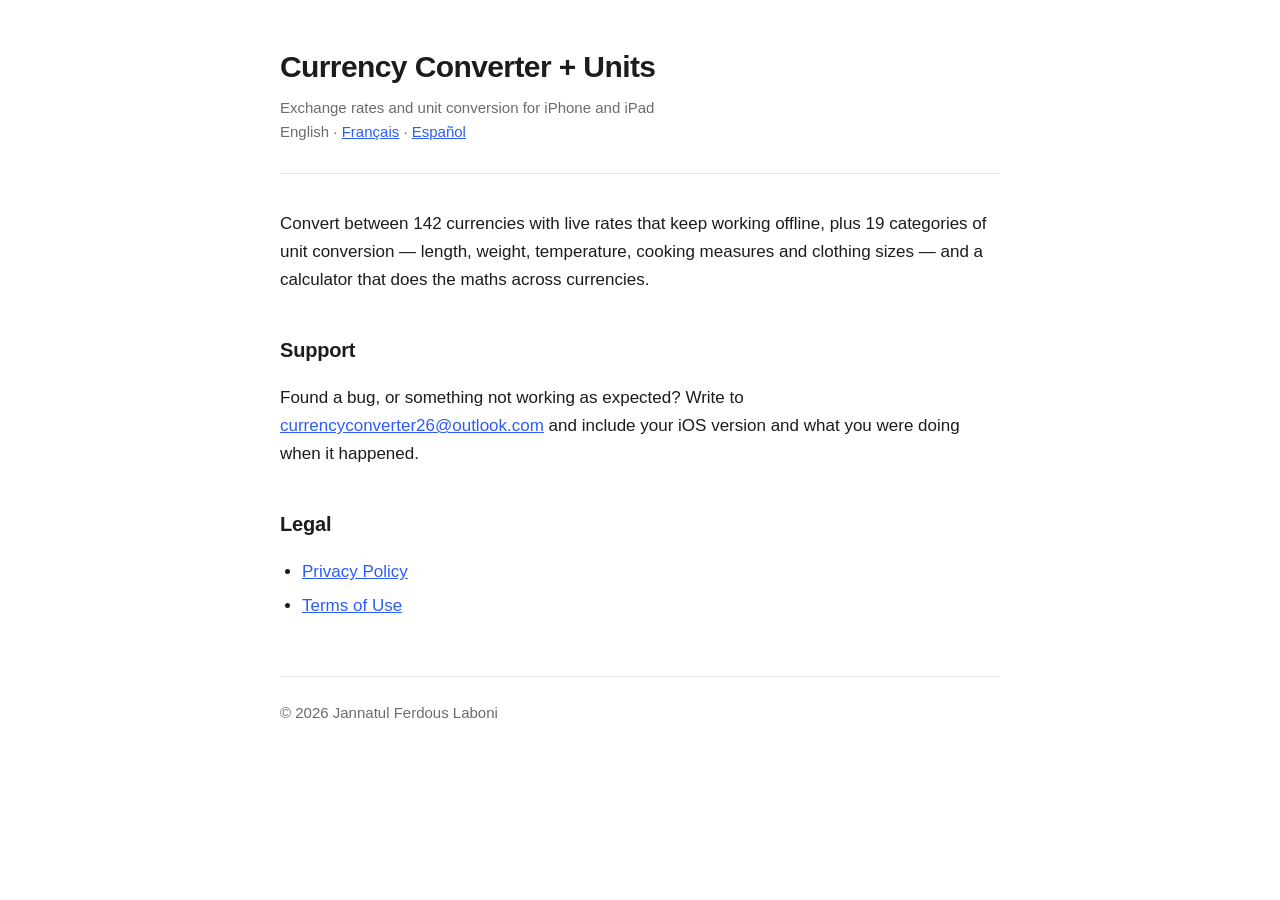
<file: index.html>
<!doctype html>
<html lang="en">
<head>
<meta charset="utf-8">
<meta name="viewport" content="width=device-width, initial-scale=1">
<title>Currency Converter + Units</title>
<link rel="stylesheet" href="style.css">
</head>
<body>
<main>

<header>
  <h1>Currency Converter + Units</h1>
  <p class="meta">Exchange rates and unit conversion for iPhone and iPad</p>
  <p class="meta">English · <a href="fr/index.html" lang="fr" hreflang="fr">Français</a> · <a href="es/index.html" lang="es" hreflang="es">Español</a></p>
</header>

<p>Convert between 142 currencies with live rates that keep working offline, plus 19 categories of
unit conversion — length, weight, temperature, cooking measures and clothing sizes — and a
calculator that does the maths across currencies.</p>

<h2>Support</h2>
<p>Found a bug, or something not working as expected? Write to
<a href="mailto:currencyconverter26@outlook.com">currencyconverter26@outlook.com</a> and include your iOS
version and what you were doing when it happened.</p>

<h2>Legal</h2>
<ul>
  <li><a href="privacy.html">Privacy Policy</a></li>
  <li><a href="terms.html">Terms of Use</a></li>
</ul>

<footer>
  © 2026 Jannatul Ferdous Laboni
</footer>

</main>
</body>
</html>
</file>
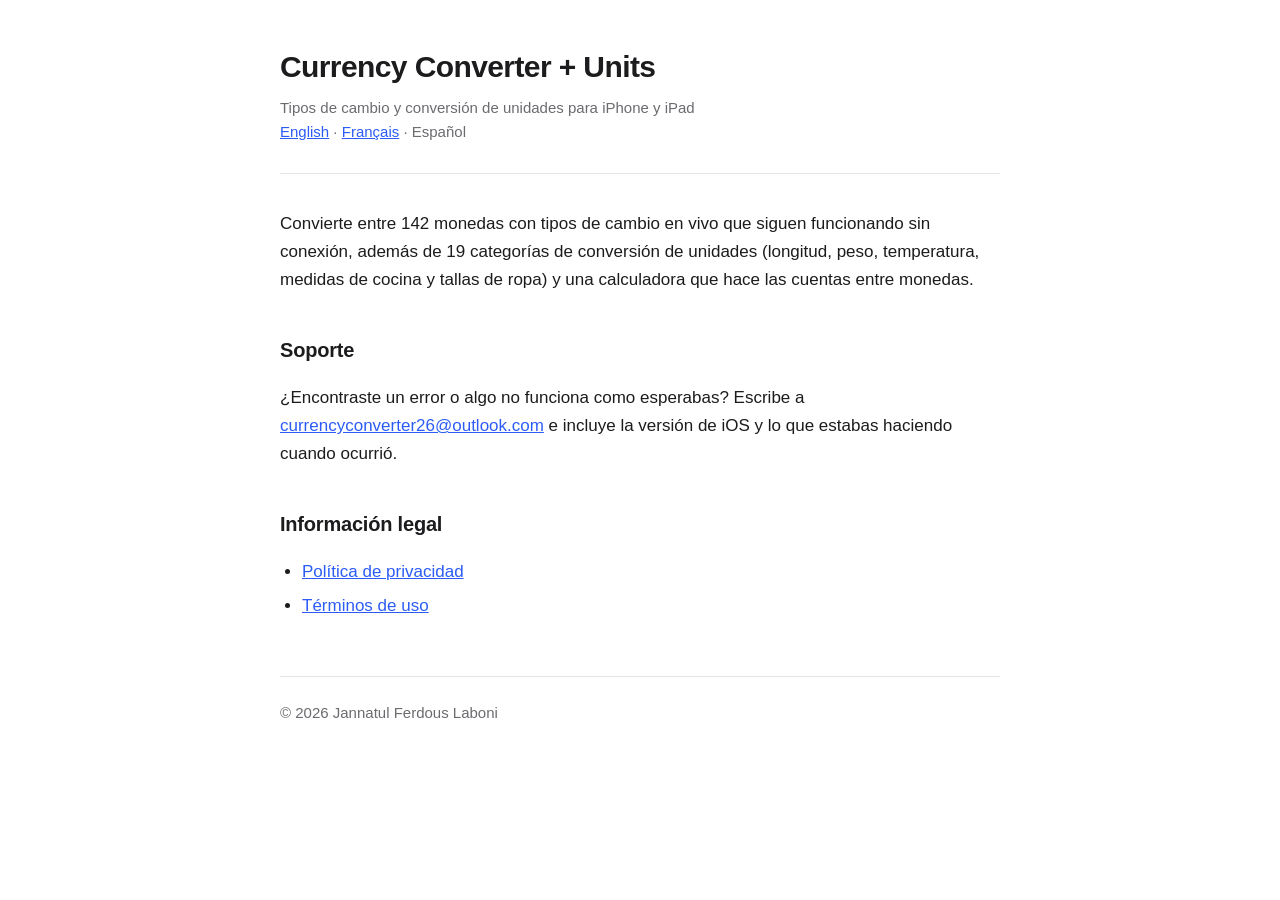
<file: es/index.html>
<!doctype html>
<html lang="es-MX">
<head>
<meta charset="utf-8">
<meta name="viewport" content="width=device-width, initial-scale=1">
<title>Currency Converter + Units</title>
<link rel="stylesheet" href="../style.css">
</head>
<body>
<main>

<header>
  <h1>Currency Converter + Units</h1>
  <p class="meta">Tipos de cambio y conversión de unidades para iPhone y iPad</p>
  <p class="meta"><a href="../index.html" lang="en" hreflang="en">English</a> · <a href="../fr/index.html" lang="fr" hreflang="fr">Français</a> · <span lang="es-MX">Español</span></p>
</header>

<p>Convierte entre 142 monedas con tipos de cambio en vivo que siguen funcionando sin conexión, además de 19 categorías de
conversión de unidades (longitud, peso, temperatura, medidas de cocina y tallas de ropa) y una
calculadora que hace las cuentas entre monedas.</p>

<h2>Soporte</h2>
<p>¿Encontraste un error o algo no funciona como esperabas? Escribe a
<a href="mailto:currencyconverter26@outlook.com">currencyconverter26@outlook.com</a> e incluye la versión de iOS
y lo que estabas haciendo cuando ocurrió.</p>

<h2>Información legal</h2>
<ul>
  <li><a href="privacy.html">Política de privacidad</a></li>
  <li><a href="terms.html">Términos de uso</a></li>
</ul>

<footer>
  © 2026 Jannatul Ferdous Laboni
</footer>

</main>
</body>
</html>
</file>
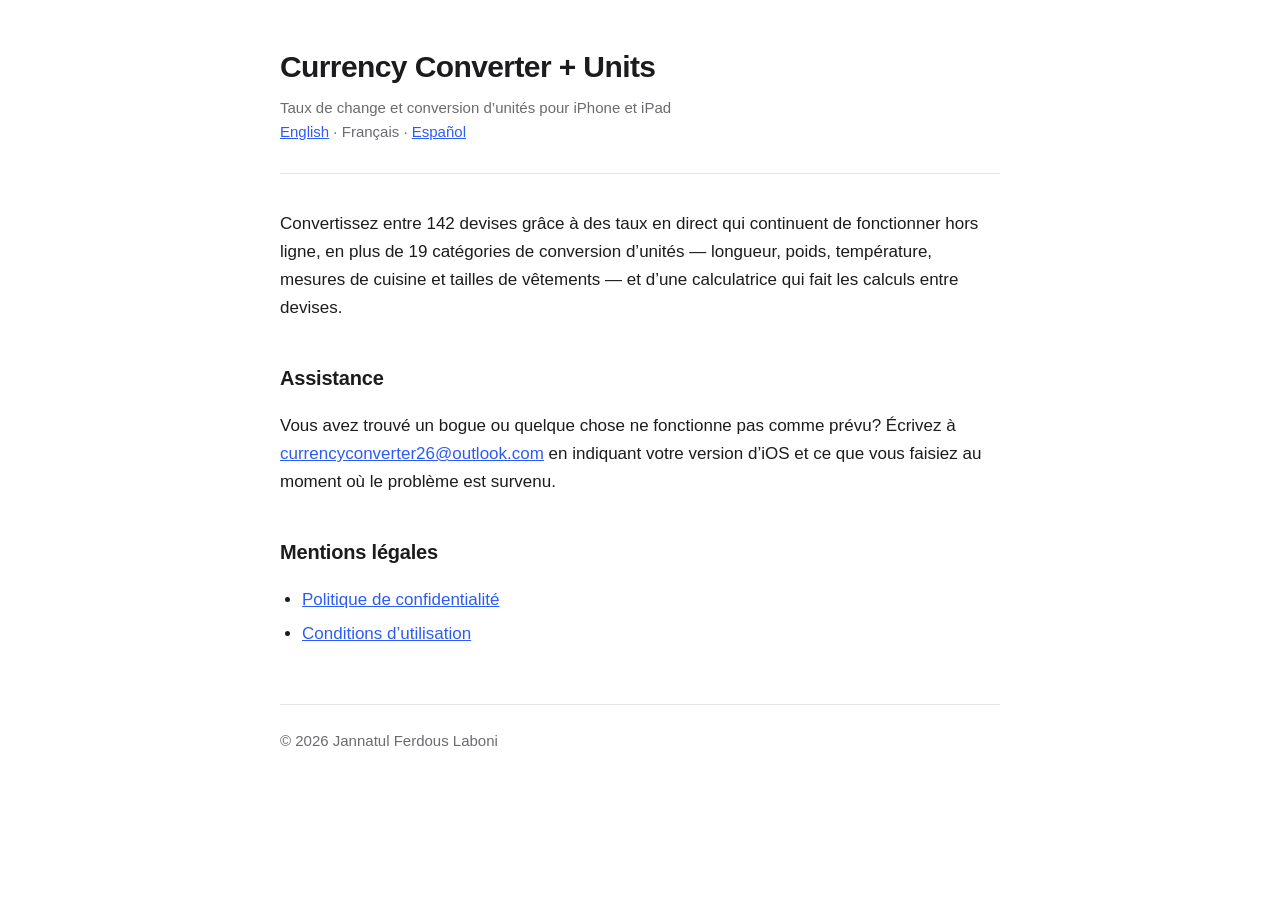
<file: fr/index.html>
<!doctype html>
<html lang="fr-CA">
<head>
<meta charset="utf-8">
<meta name="viewport" content="width=device-width, initial-scale=1">
<title>Currency Converter + Units</title>
<link rel="stylesheet" href="../style.css">
</head>
<body>
<main>

<header>
  <h1>Currency Converter + Units</h1>
  <p class="meta">Taux de change et conversion d’unités pour iPhone et iPad</p>
  <p class="meta"><a href="../index.html" lang="en" hreflang="en">English</a> · <span lang="fr-CA">Français</span> · <a href="../es/index.html" lang="es" hreflang="es">Español</a></p>
</header>

<p>Convertissez entre 142 devises grâce à des taux en direct qui continuent de fonctionner hors ligne, en plus de 19 catégories de
conversion d’unités — longueur, poids, température, mesures de cuisine et tailles de vêtements — et d’une
calculatrice qui fait les calculs entre devises.</p>

<h2>Assistance</h2>
<p>Vous avez trouvé un bogue ou quelque chose ne fonctionne pas comme prévu? Écrivez à
<a href="mailto:currencyconverter26@outlook.com">currencyconverter26@outlook.com</a> en indiquant votre version
d’iOS et ce que vous faisiez au moment où le problème est survenu.</p>

<h2>Mentions légales</h2>
<ul>
  <li><a href="privacy.html">Politique de confidentialité</a></li>
  <li><a href="terms.html">Conditions d’utilisation</a></li>
</ul>

<footer>
  © 2026 Jannatul Ferdous Laboni
</footer>

</main>
</body>
</html>
</file>
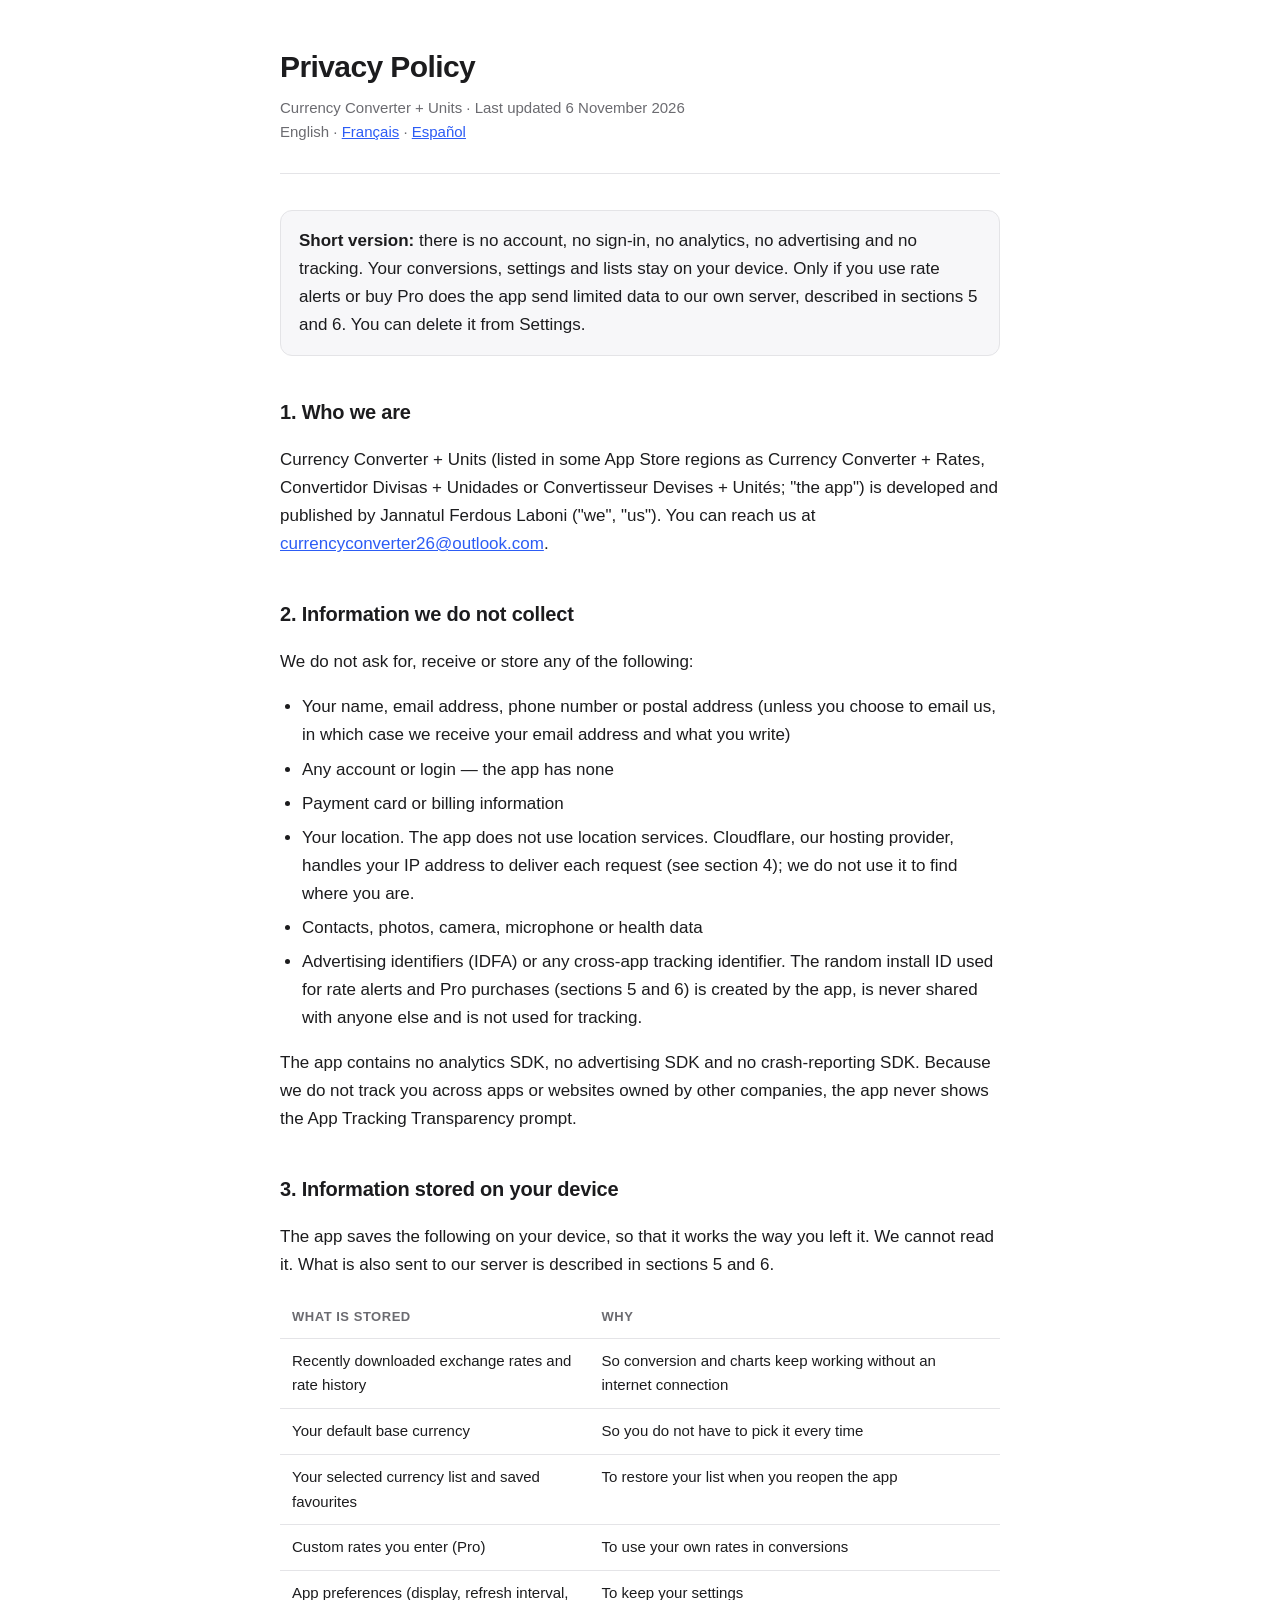
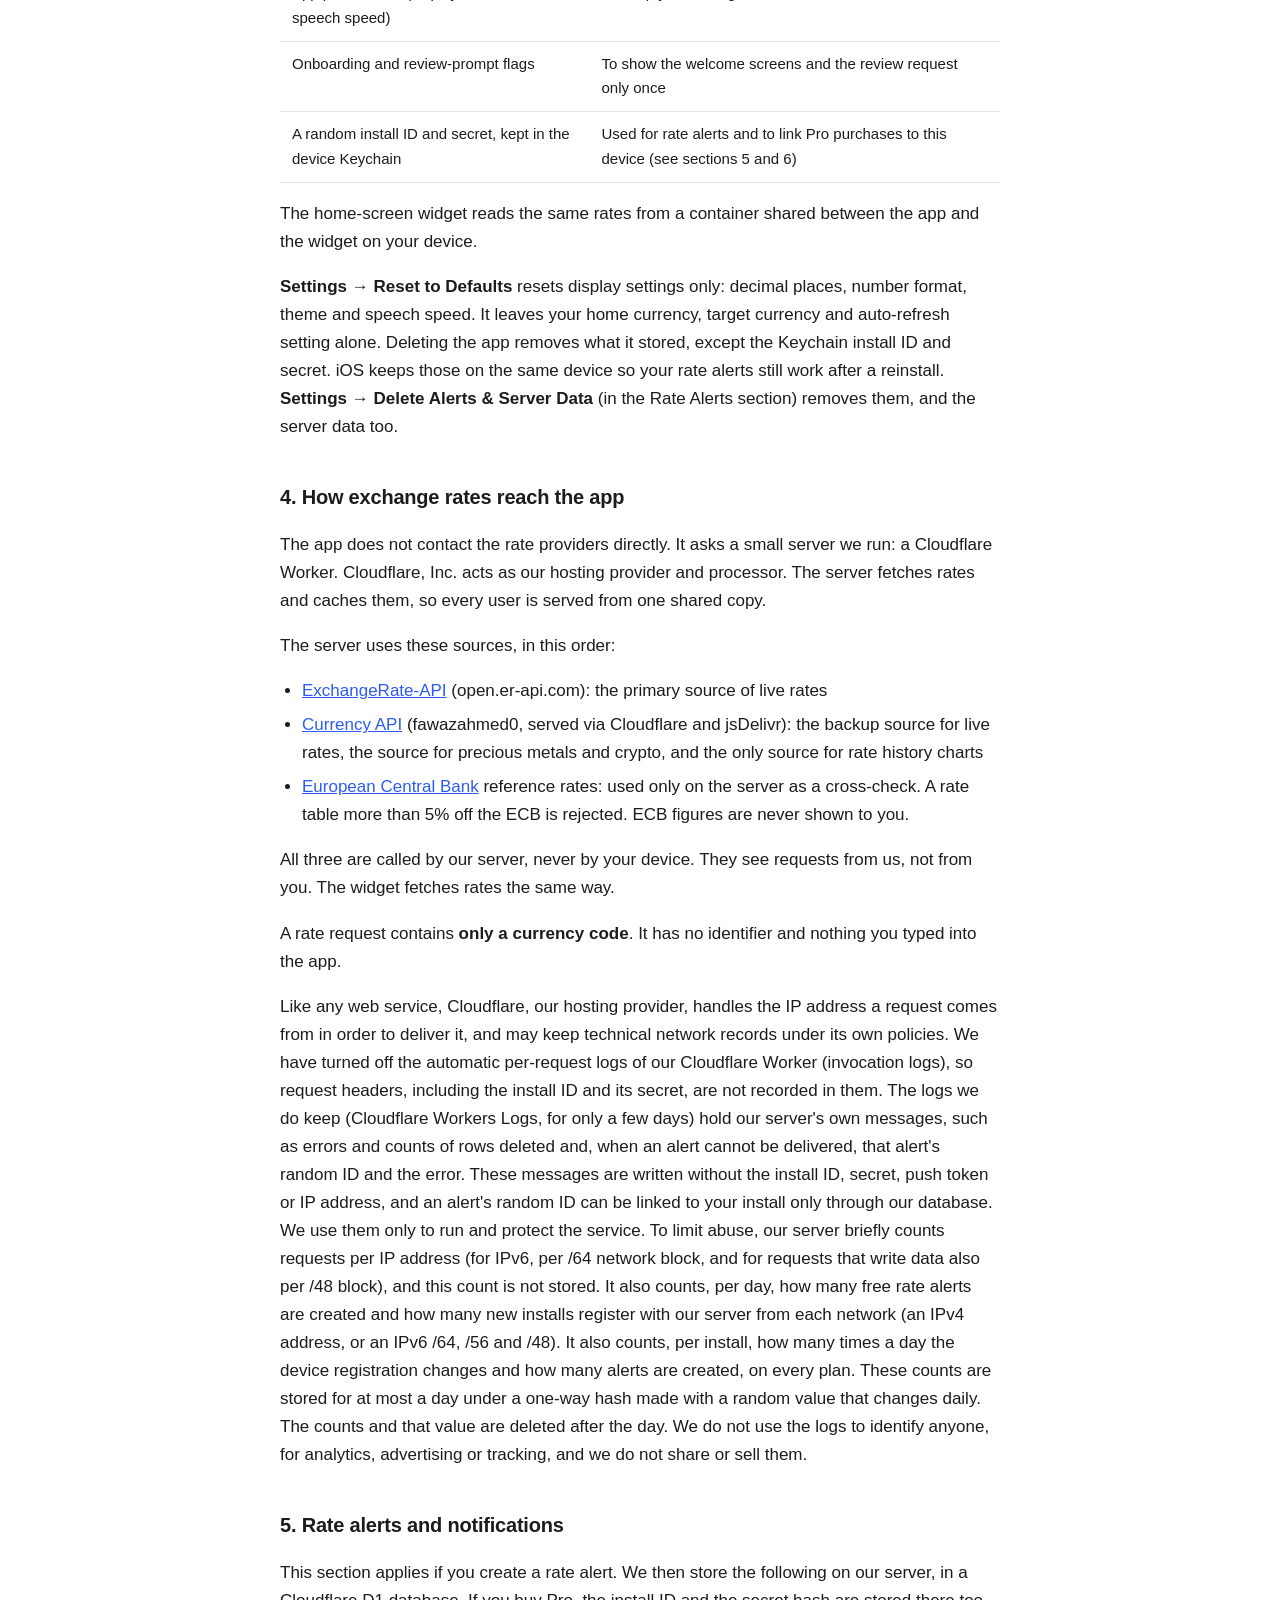
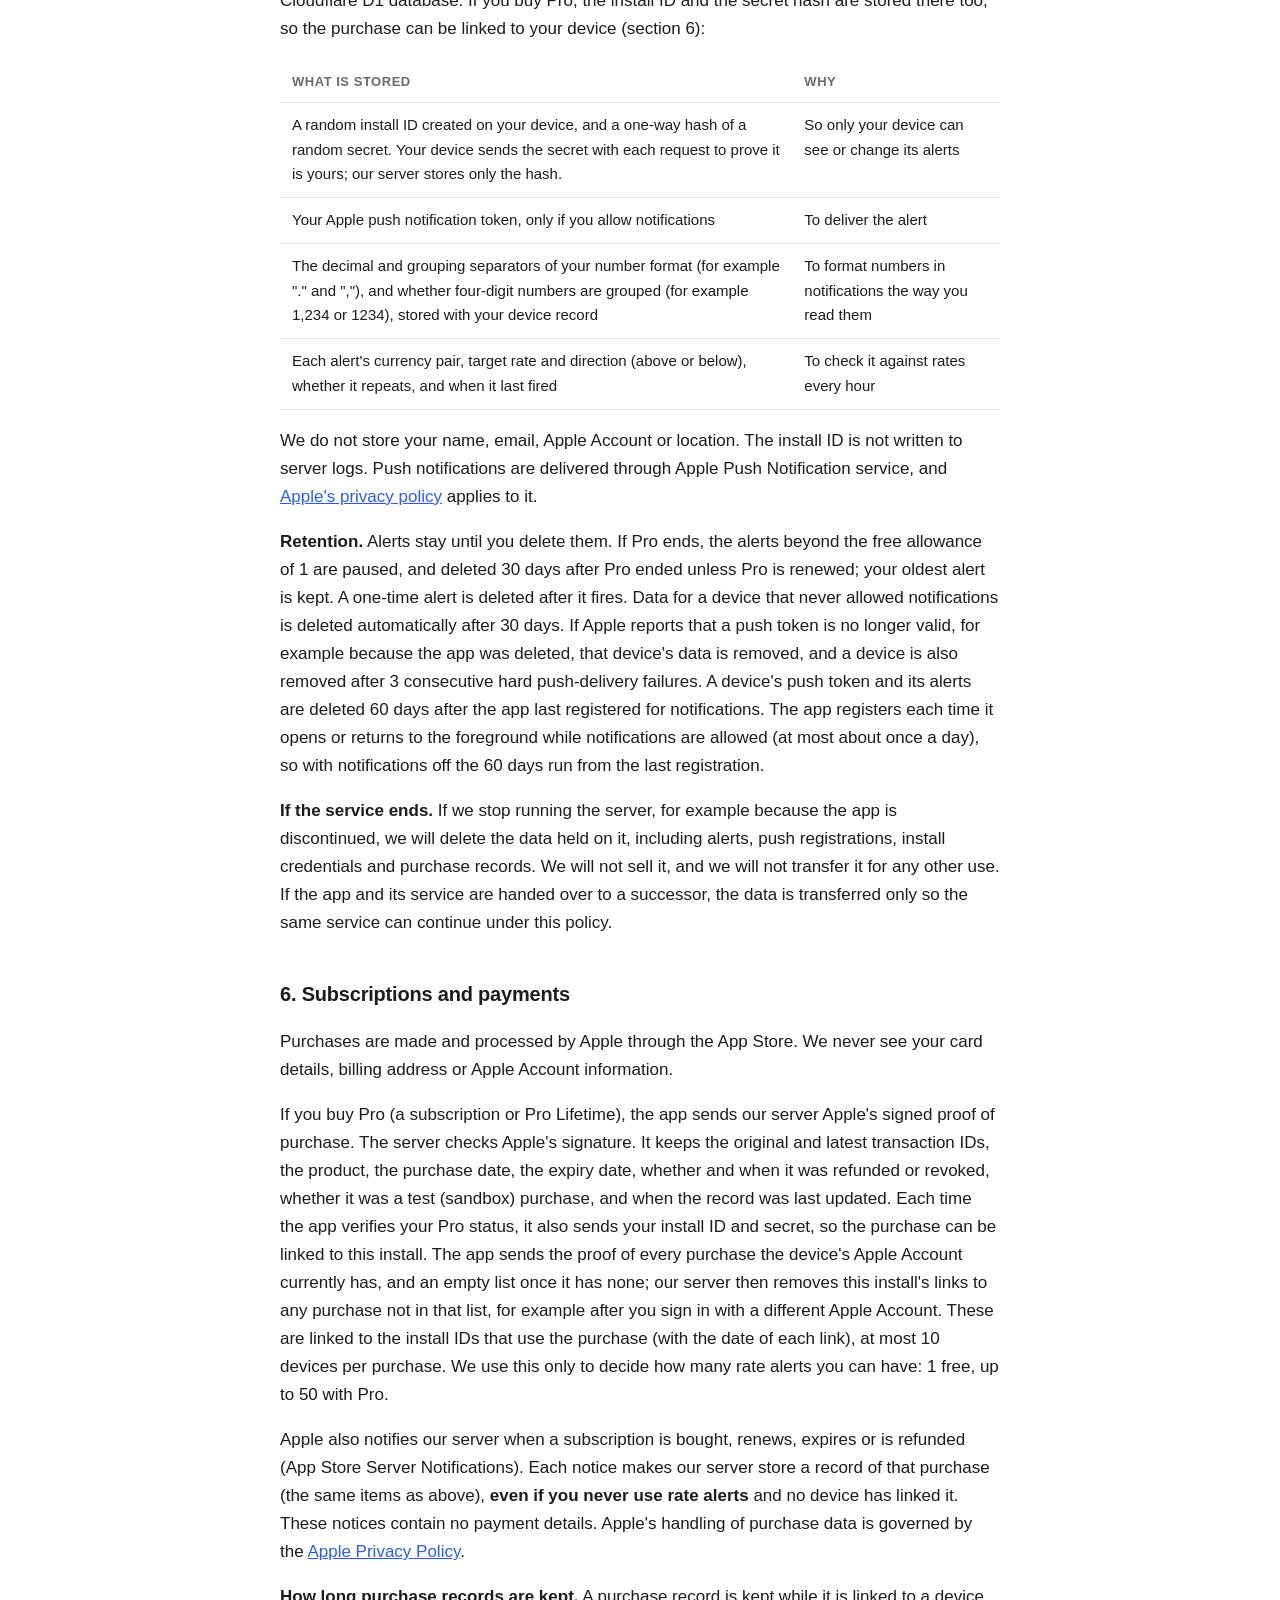
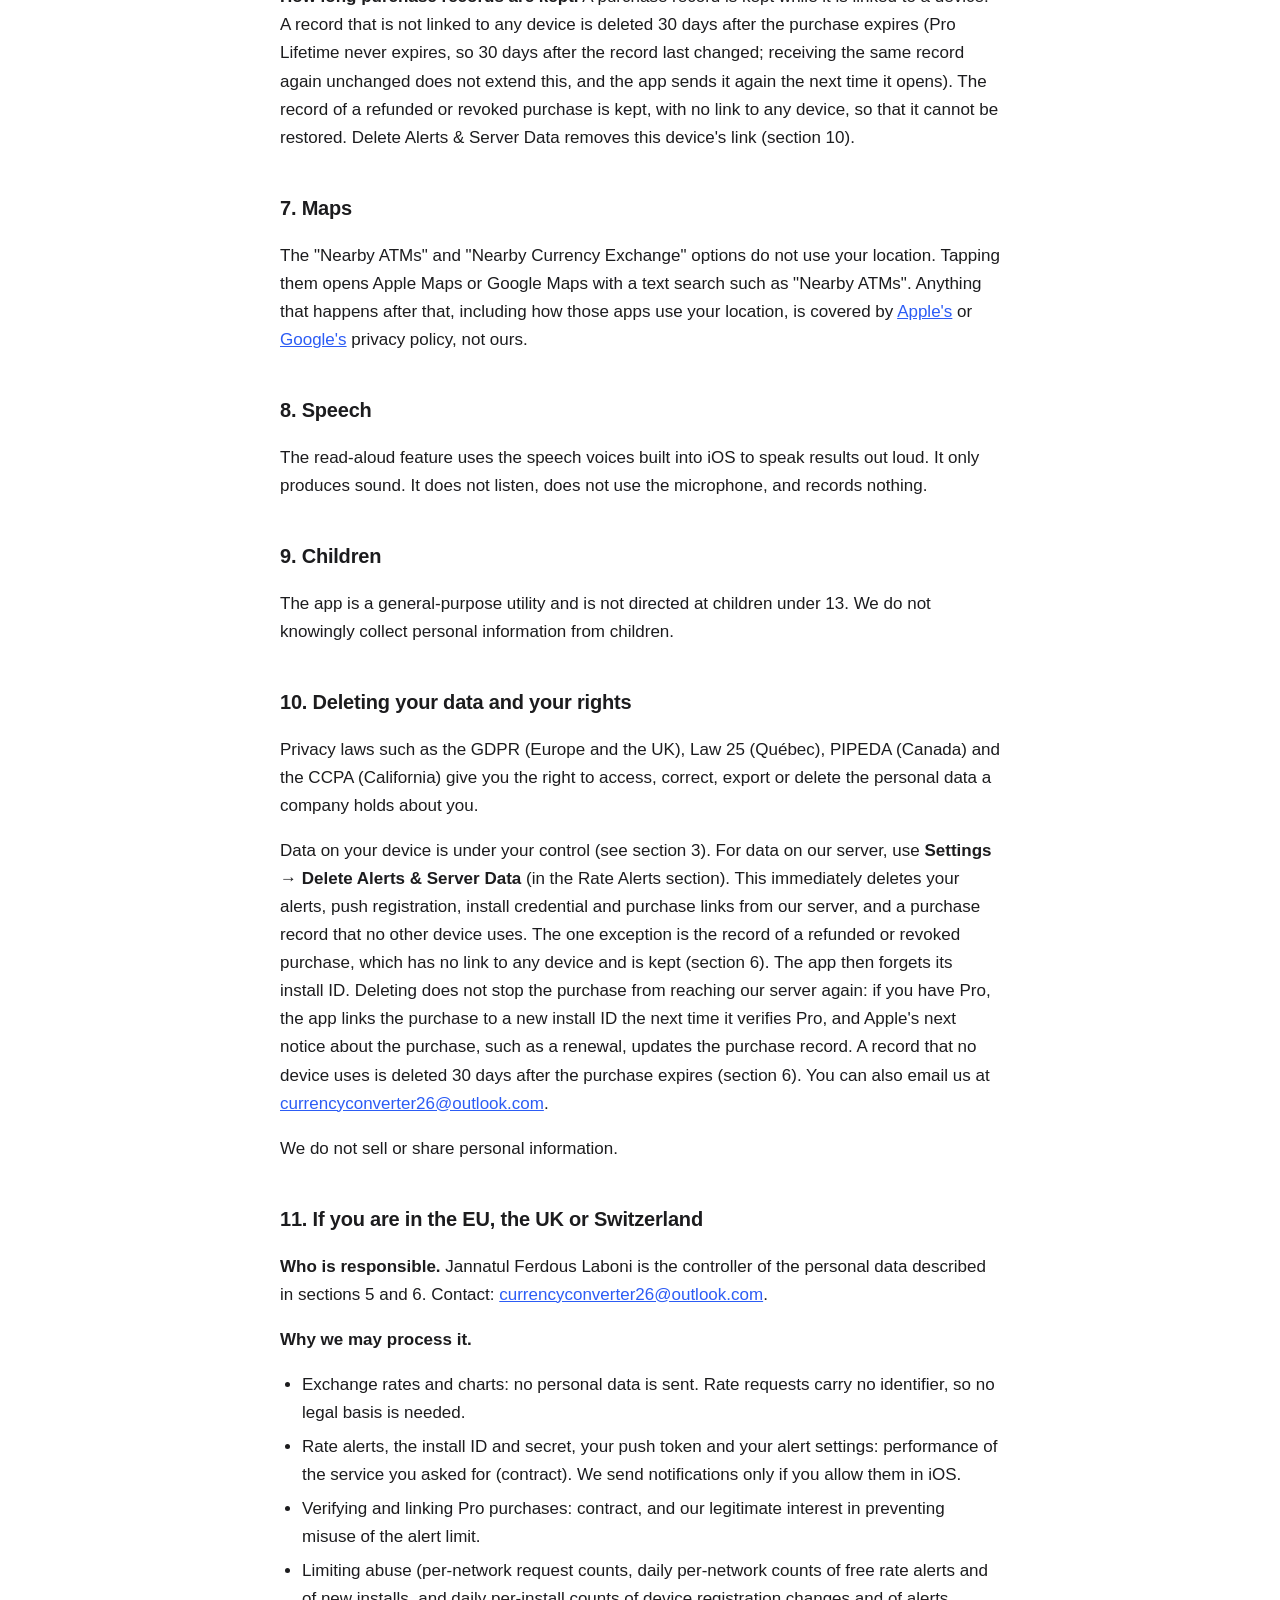
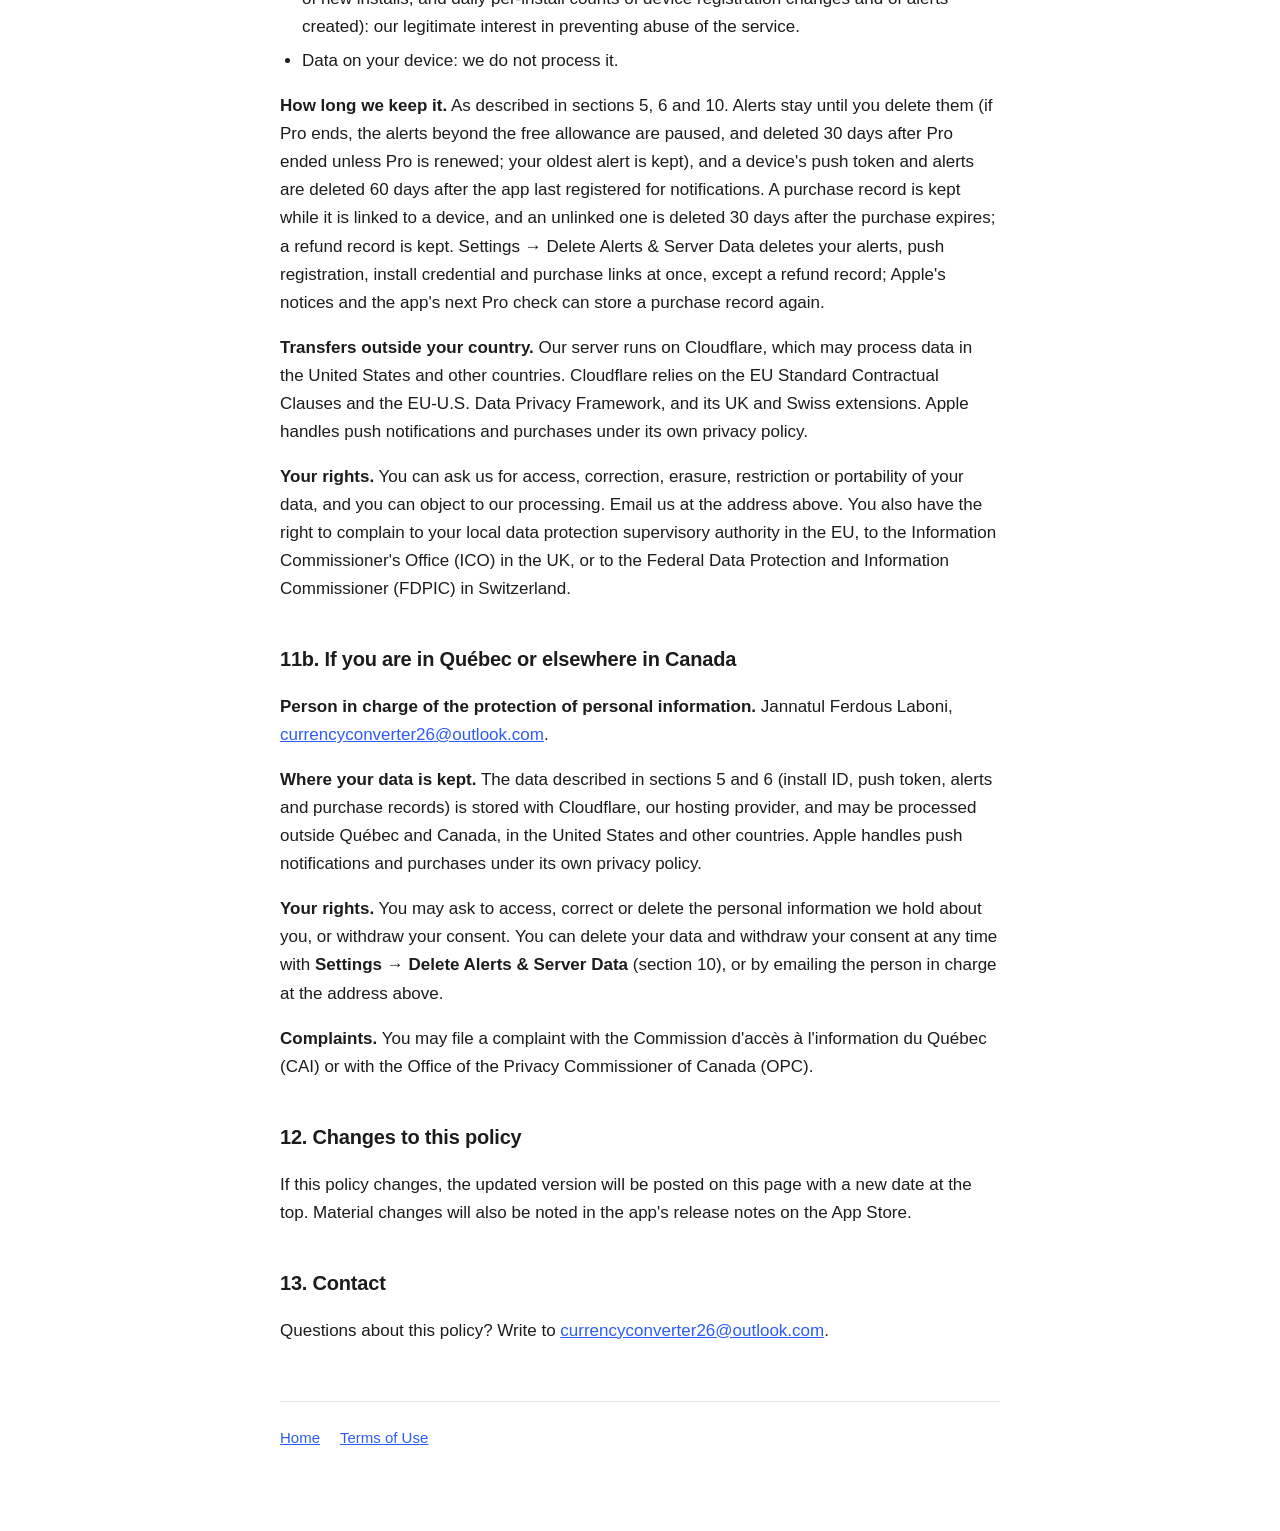
<file: privacy.html>
<!doctype html>
<html lang="en">
<head>
<meta charset="utf-8">
<meta name="viewport" content="width=device-width, initial-scale=1">
<title>Privacy Policy — Currency Converter + Units</title>
<link rel="stylesheet" href="style.css">
</head>
<body>
<main>

<header>
  <h1>Privacy Policy</h1>
  <p class="meta">Currency Converter + Units · Last updated 6 November 2026</p>
  <p class="meta">English · <a href="fr/privacy.html" lang="fr" hreflang="fr">Français</a> · <a href="es/privacy.html" lang="es" hreflang="es">Español</a></p>
</header>

<div class="lede">
  <p><strong>Short version:</strong> there is no account, no sign-in, no analytics, no advertising and
  no tracking. Your conversions, settings and lists stay on your device. Only if you use rate alerts
  or buy Pro does the app send limited data to our own server, described in sections 5 and 6. You can
  delete it from Settings.</p>
</div>

<h2>1. Who we are</h2>
<p>Currency Converter + Units (listed in some App Store regions as Currency Converter + Rates, Convertidor Divisas + Unidades or Convertisseur Devises + Unités; "the app") is developed and published by Jannatul Ferdous Laboni ("we", "us").
You can reach us at <a href="mailto:currencyconverter26@outlook.com">currencyconverter26@outlook.com</a>.</p>

<h2>2. Information we do not collect</h2>
<p>We do not ask for, receive or store any of the following:</p>
<ul>
  <li>Your name, email address, phone number or postal address (unless you choose to email us, in which case we receive your email address and what you write)</li>
  <li>Any account or login — the app has none</li>
  <li>Payment card or billing information</li>
  <li>Your location. The app does not use location services. Cloudflare, our hosting provider, handles your IP address to deliver each request (see section 4); we do not use it to find where you are.</li>
  <li>Contacts, photos, camera, microphone or health data</li>
  <li>Advertising identifiers (IDFA) or any cross-app tracking identifier. The random install ID used for rate alerts and Pro purchases (sections 5 and 6) is created by the app, is never shared with anyone else and is not used for tracking.</li>
</ul>
<p>The app contains no analytics SDK, no advertising SDK and no crash-reporting SDK. Because we
do not track you across apps or websites owned by other companies, the app never shows the
App Tracking Transparency prompt.</p>

<h2>3. Information stored on your device</h2>
<p>The app saves the following on your device, so that it works the way you left it. We cannot read
it. What is also sent to our server is described in sections 5 and 6.</p>

<table>
  <tr><th>What is stored</th><th>Why</th></tr>
  <tr><td>Recently downloaded exchange rates and rate history</td><td>So conversion and charts keep working without an internet connection</td></tr>
  <tr><td>Your default base currency</td><td>So you do not have to pick it every time</td></tr>
  <tr><td>Your selected currency list and saved favourites</td><td>To restore your list when you reopen the app</td></tr>
  <tr><td>Custom rates you enter (Pro)</td><td>To use your own rates in conversions</td></tr>
  <tr><td>App preferences (display, refresh interval, speech speed)</td><td>To keep your settings</td></tr>
  <tr><td>Onboarding and review-prompt flags</td><td>To show the welcome screens and the review request only once</td></tr>
  <tr><td>A random install ID and secret, kept in the device Keychain</td><td>Used for rate alerts and to link Pro purchases to this device (see sections 5 and 6)</td></tr>
</table>

<p>The home-screen widget reads the same rates from a container shared between the app and the widget
on your device.</p>

<p><strong>Settings → Reset to Defaults</strong> resets display settings only: decimal places, number
format, theme and speech speed. It leaves your home currency, target currency and auto-refresh setting
alone. Deleting the app removes
what it stored, except the Keychain install ID and secret. iOS keeps those on the same device so your
rate alerts still work after a reinstall. <strong>Settings → Delete Alerts &amp; Server Data</strong> (in the Rate Alerts section)
removes them, and the server data too.</p>

<h2>4. How exchange rates reach the app</h2>
<p>The app does not contact the rate providers directly. It asks a small server we run: a Cloudflare
Worker. Cloudflare, Inc. acts as our hosting provider and processor. The server fetches rates and
caches them, so every user is served from one shared copy.</p>

<p>The server uses these sources, in this order:</p>
<ul>
  <li><a href="https://www.exchangerate-api.com/" rel="noopener">ExchangeRate-API</a> (open.er-api.com): the primary source of live rates</li>
  <li><a href="https://github.com/fawazahmed0/exchange-api" rel="noopener">Currency API</a> (fawazahmed0, served via Cloudflare and jsDelivr): the backup source for live rates, the source for precious metals and crypto, and the only source for rate history charts</li>
  <li><a href="https://www.ecb.europa.eu/" rel="noopener">European Central Bank</a> reference rates: used only on the server as a cross-check. A rate table more than 5% off the ECB is rejected. ECB figures are never shown to you.</li>
</ul>
<p>All three are called by our server, never by your device. They see requests from us, not from you.
The widget fetches rates the same way.</p>

<p>A rate request contains <strong>only a currency code</strong>. It has no identifier and nothing you
typed into the app.</p>

<p>Like any web service, Cloudflare, our hosting provider, handles the IP address a request comes
from in order to deliver it, and may keep technical network records under its own policies. We have
turned off the automatic per-request logs of our Cloudflare Worker (invocation logs), so request
headers, including the install ID and its secret, are not recorded in them. The logs we do keep
(Cloudflare Workers Logs, for only a few days) hold our server's own messages, such as errors and
counts of rows deleted and, when an alert cannot be delivered, that alert's random ID and the error. These messages are written without the install ID, secret, push token or IP address, and an alert's random ID can be linked to your install only through our database.
We use them only to run and protect the service. To limit abuse, our server briefly counts requests per IP
address (for IPv6, per /64 network block, and for requests that write data also per /48 block), and this count is not stored. It also counts, per day, how many free rate alerts are created and how many new installs register with our server from each network (an IPv4 address, or an IPv6 /64, /56 and /48). It also counts, per install, how many times a day the device registration changes and how many alerts are created, on every plan. These counts are stored for at most a day under a one-way hash made with a random value that changes daily. The counts and that value are deleted after the day. We do not use the logs to identify anyone, for analytics,
advertising or tracking, and we do not share or sell them.</p>

<h2>5. Rate alerts and notifications</h2>
<p>This section applies if you create a rate alert. We then store the following on our server, in
a Cloudflare D1 database. If you buy Pro, the install ID and the secret hash are stored there too, so
the purchase can be linked to your device (section 6):</p>

<table>
  <tr><th>What is stored</th><th>Why</th></tr>
  <tr><td>A random install ID created on your device, and a one-way hash of a random secret. Your device sends the secret with each request to prove it is yours; our server stores only the hash.</td><td>So only your device can see or change its alerts</td></tr>
  <tr><td>Your Apple push notification token, only if you allow notifications</td><td>To deliver the alert</td></tr>
  <tr><td>The decimal and grouping separators of your number format (for example "." and ","), and whether four-digit numbers are grouped (for example 1,234 or 1234), stored with your device record</td><td>To format numbers in notifications the way you read them</td></tr>
  <tr><td>Each alert's currency pair, target rate and direction (above or below), whether it repeats, and when it last fired</td><td>To check it against rates every hour</td></tr>
</table>

<p>We do not store your name, email, Apple Account or location. The install ID is not written to
server logs. Push notifications are delivered through Apple Push Notification service, and
<a href="https://www.apple.com/legal/privacy/" rel="noopener">Apple's privacy policy</a> applies to it.</p>

<p><strong>Retention.</strong> Alerts stay until you delete them. If Pro ends, the alerts beyond the free allowance of 1 are paused, and deleted 30 days after Pro ended unless Pro is renewed; your oldest alert is kept. A one-time alert is deleted after it
fires. Data for a device that never allowed notifications is deleted automatically after 30 days. If
Apple reports that a push token is no longer valid, for example because the app was deleted, that
device's data is removed, and a device is also removed after 3 consecutive hard push-delivery failures. A device's
push token and its alerts are deleted 60 days after the app last registered for notifications. The app registers each time it opens or returns to the foreground while notifications are allowed (at most about once a day), so with notifications off the 60 days run from the last registration.</p>

<p><strong>If the service ends.</strong> If we stop running the server, for example because the app is
discontinued, we will delete the data held on it, including alerts, push registrations, install
credentials and purchase records. We will not sell it, and we will not transfer it for any other use.
If the app and its service are handed over to a successor, the data is transferred only so the same
service can continue under this policy.</p>

<h2>6. Subscriptions and payments</h2>
<p>Purchases are made and processed by Apple through the App Store. We never see your card details,
billing address or Apple Account information.</p>

<p>If you buy Pro (a subscription or Pro Lifetime), the app sends our server Apple's
signed proof of purchase. The server checks Apple's signature. It keeps the original and latest transaction
IDs, the product, the purchase date, the expiry date, whether and when it was refunded or revoked, whether it was a test
(sandbox) purchase, and when the record was last updated. Each time the app verifies your Pro
status, it also sends your install ID and secret, so the purchase can be linked to this install. The app sends the proof of every purchase the device's Apple Account currently has, and an empty list once it has none; our server then removes this install's links to any purchase not in that list, for example after you sign in with a different Apple Account. These
are linked to the install IDs that use the purchase (with the date of each link), at most 10 devices per purchase. We use this only
to decide how many rate alerts you can have: 1 free, up to 50 with Pro.</p>

<p>Apple also notifies our server when a subscription is bought, renews, expires or is refunded
(App Store Server Notifications). Each notice makes our server store a record of that purchase (the same
items as above), <strong>even if you never use rate alerts</strong> and no device has linked it. These
notices contain no payment details. Apple's handling of purchase data is governed by the
<a href="https://www.apple.com/legal/privacy/" rel="noopener">Apple Privacy Policy</a>.</p>

<p><strong>How long purchase records are kept.</strong> A purchase record is kept while it is linked to a
device. A record that is not linked to any device is deleted 30 days after the purchase expires (Pro
Lifetime never expires, so 30 days after the record last changed; receiving the same record again unchanged does not extend this, and the app sends it again the next time it opens). The record of a
refunded or revoked purchase is kept, with no link to any device, so that it cannot be restored.
Delete Alerts &amp; Server Data removes this device's link (section 10).</p>

<h2>7. Maps</h2>
<p>The "Nearby ATMs" and "Nearby Currency Exchange" options do not use your location. Tapping them
opens Apple Maps or Google Maps with a text search such as "Nearby ATMs". Anything that happens
after that, including how those apps use your location, is covered by
<a href="https://www.apple.com/legal/privacy/" rel="noopener">Apple's</a> or
<a href="https://policies.google.com/privacy" rel="noopener">Google's</a> privacy policy, not ours.</p>

<h2>8. Speech</h2>
<p>The read-aloud feature uses the speech voices built into iOS to speak results out loud. It only
produces sound. It does not listen, does not use the microphone, and records nothing.</p>

<h2>9. Children</h2>
<p>The app is a general-purpose utility and is not directed at children under 13. We do not knowingly
collect personal information from children.</p>

<h2>10. Deleting your data and your rights</h2>
<p>Privacy laws such as the GDPR (Europe and the UK), Law 25 (Québec), PIPEDA (Canada) and the CCPA (California) give you the right to
access, correct, export or delete the personal data a company holds about you.</p>
<p>Data on your device is under your control (see section 3). For data on our server, use
<strong>Settings → Delete Alerts &amp; Server Data</strong> (in the Rate Alerts section). This immediately deletes your
alerts, push registration, install credential and purchase links from our server, and a purchase record
that no other device uses. The one exception is the record of a refunded or revoked purchase, which has no
link to any device and is kept (section 6). The app then forgets its install ID. Deleting does not stop the
purchase from reaching our server again: if you have Pro, the app links the purchase to a new install ID the
next time it verifies Pro, and Apple's next notice about the purchase, such as a renewal, updates the
purchase record. A record that no device uses is deleted 30 days after the purchase expires (section 6). You can also email us at
<a href="mailto:currencyconverter26@outlook.com">currencyconverter26@outlook.com</a>.</p>
<p>We do not sell or share personal information.</p>

<h2>11. If you are in the EU, the UK or Switzerland</h2>
<p><strong>Who is responsible.</strong> Jannatul Ferdous Laboni is the controller of the personal data
described in sections 5 and 6. Contact:
<a href="mailto:currencyconverter26@outlook.com">currencyconverter26@outlook.com</a>.</p>

<p><strong>Why we may process it.</strong></p>
<ul>
  <li>Exchange rates and charts: no personal data is sent. Rate requests carry no identifier, so no legal basis is needed.</li>
  <li>Rate alerts, the install ID and secret, your push token and your alert settings: performance of the service you asked for (contract). We send notifications only if you allow them in iOS.</li>
  <li>Verifying and linking Pro purchases: contract, and our legitimate interest in preventing misuse of the alert limit.</li>
  <li>Limiting abuse (per-network request counts, daily per-network counts of free rate alerts and of new installs, and daily per-install counts of device registration changes and of alerts created): our legitimate interest in preventing abuse of the service.</li>
  <li>Data on your device: we do not process it.</li>
</ul>

<p><strong>How long we keep it.</strong> As described in sections 5, 6 and 10. Alerts stay until you delete them (if Pro ends, the alerts beyond the free allowance are paused, and deleted 30 days after Pro ended unless Pro is renewed; your oldest alert is kept),
and a device's push token and alerts are deleted 60 days after the app last registered for notifications. A purchase record is kept
while it is linked to a device, and an unlinked one is deleted 30 days after the purchase expires; a refund record is
kept. Settings → Delete Alerts &amp; Server Data deletes your alerts, push registration, install credential and
purchase links at once, except a refund record; Apple's notices and the app's next Pro check can store a purchase
record again.</p>

<p><strong>Transfers outside your country.</strong> Our server runs on Cloudflare, which may process data in
the United States and other countries. Cloudflare relies on the EU Standard Contractual Clauses and the
EU-U.S. Data Privacy Framework, and its UK and Swiss extensions. Apple handles push notifications and
purchases under its own privacy policy.</p>

<p><strong>Your rights.</strong> You can ask us for access, correction, erasure, restriction or portability of your
data, and you can object to our processing. Email us at the address above. You also have the right to complain to your local
data protection supervisory authority in the EU, to the Information Commissioner's Office (ICO) in the UK,
or to the Federal Data Protection and Information Commissioner (FDPIC) in Switzerland.</p>

<h2>11b. If you are in Québec or elsewhere in Canada</h2>
<p><strong>Person in charge of the protection of personal information.</strong> Jannatul Ferdous Laboni,
<a href="mailto:currencyconverter26@outlook.com">currencyconverter26@outlook.com</a>.</p>

<p><strong>Where your data is kept.</strong> The data described in sections 5 and 6 (install ID, push token, alerts and
purchase records) is stored with Cloudflare, our hosting provider, and may be processed outside Québec and Canada, in
the United States and other countries. Apple handles push notifications and purchases under its own privacy policy.</p>

<p><strong>Your rights.</strong> You may ask to access, correct or delete the personal information we hold about you,
or withdraw your consent. You can delete your data and withdraw your consent at any time with
<strong>Settings → Delete Alerts &amp; Server Data</strong> (section 10), or by emailing the person in charge at the address above.</p>

<p><strong>Complaints.</strong> You may file a complaint with the Commission d'accès à l'information du Québec (CAI)
or with the Office of the Privacy Commissioner of Canada (OPC).</p>

<h2>12. Changes to this policy</h2>
<p>If this policy changes, the updated version will be posted on this page with a new date at the top.
Material changes will also be noted in the app's release notes on the App Store.</p>

<h2>13. Contact</h2>
<p>Questions about this policy? Write to
<a href="mailto:currencyconverter26@outlook.com">currencyconverter26@outlook.com</a>.</p>

<footer>
  <a href="index.html">Home</a>
  <a href="terms.html">Terms of Use</a>
</footer>

</main>
</body>
</html>
</file>
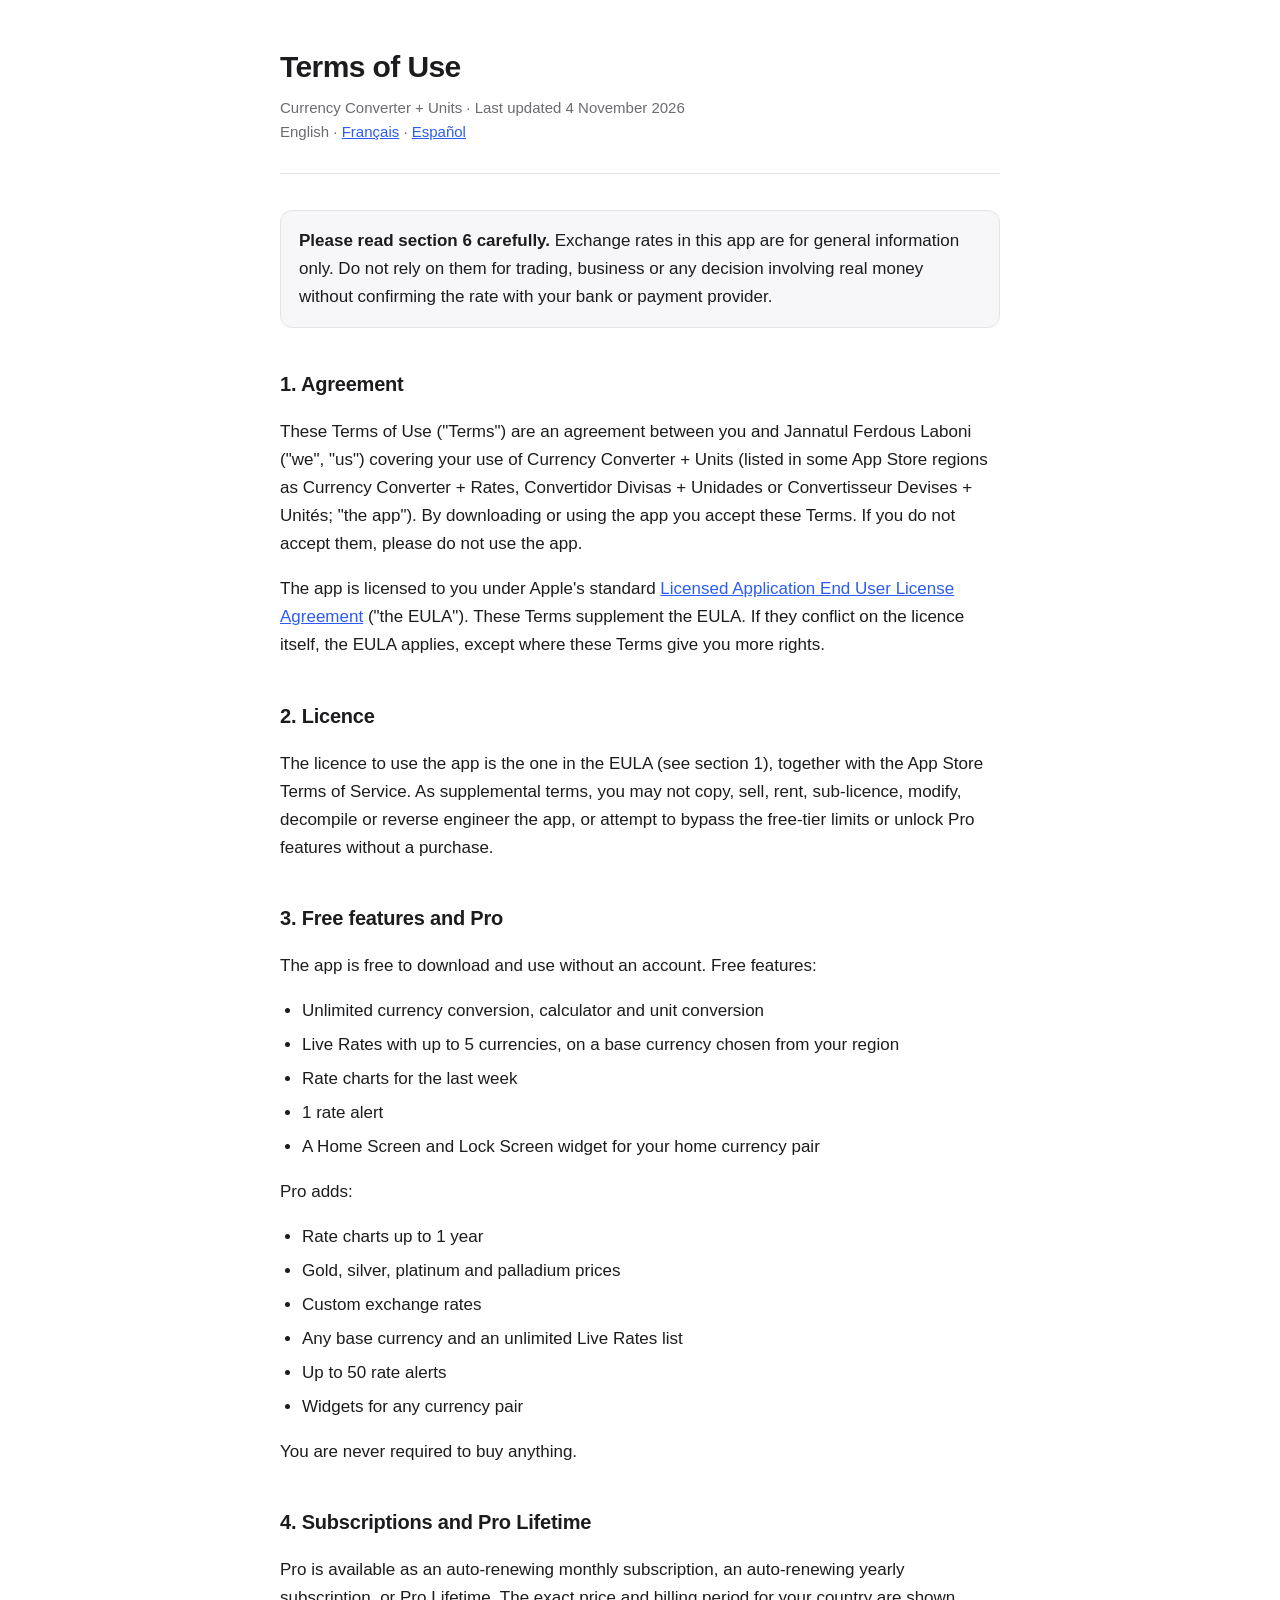
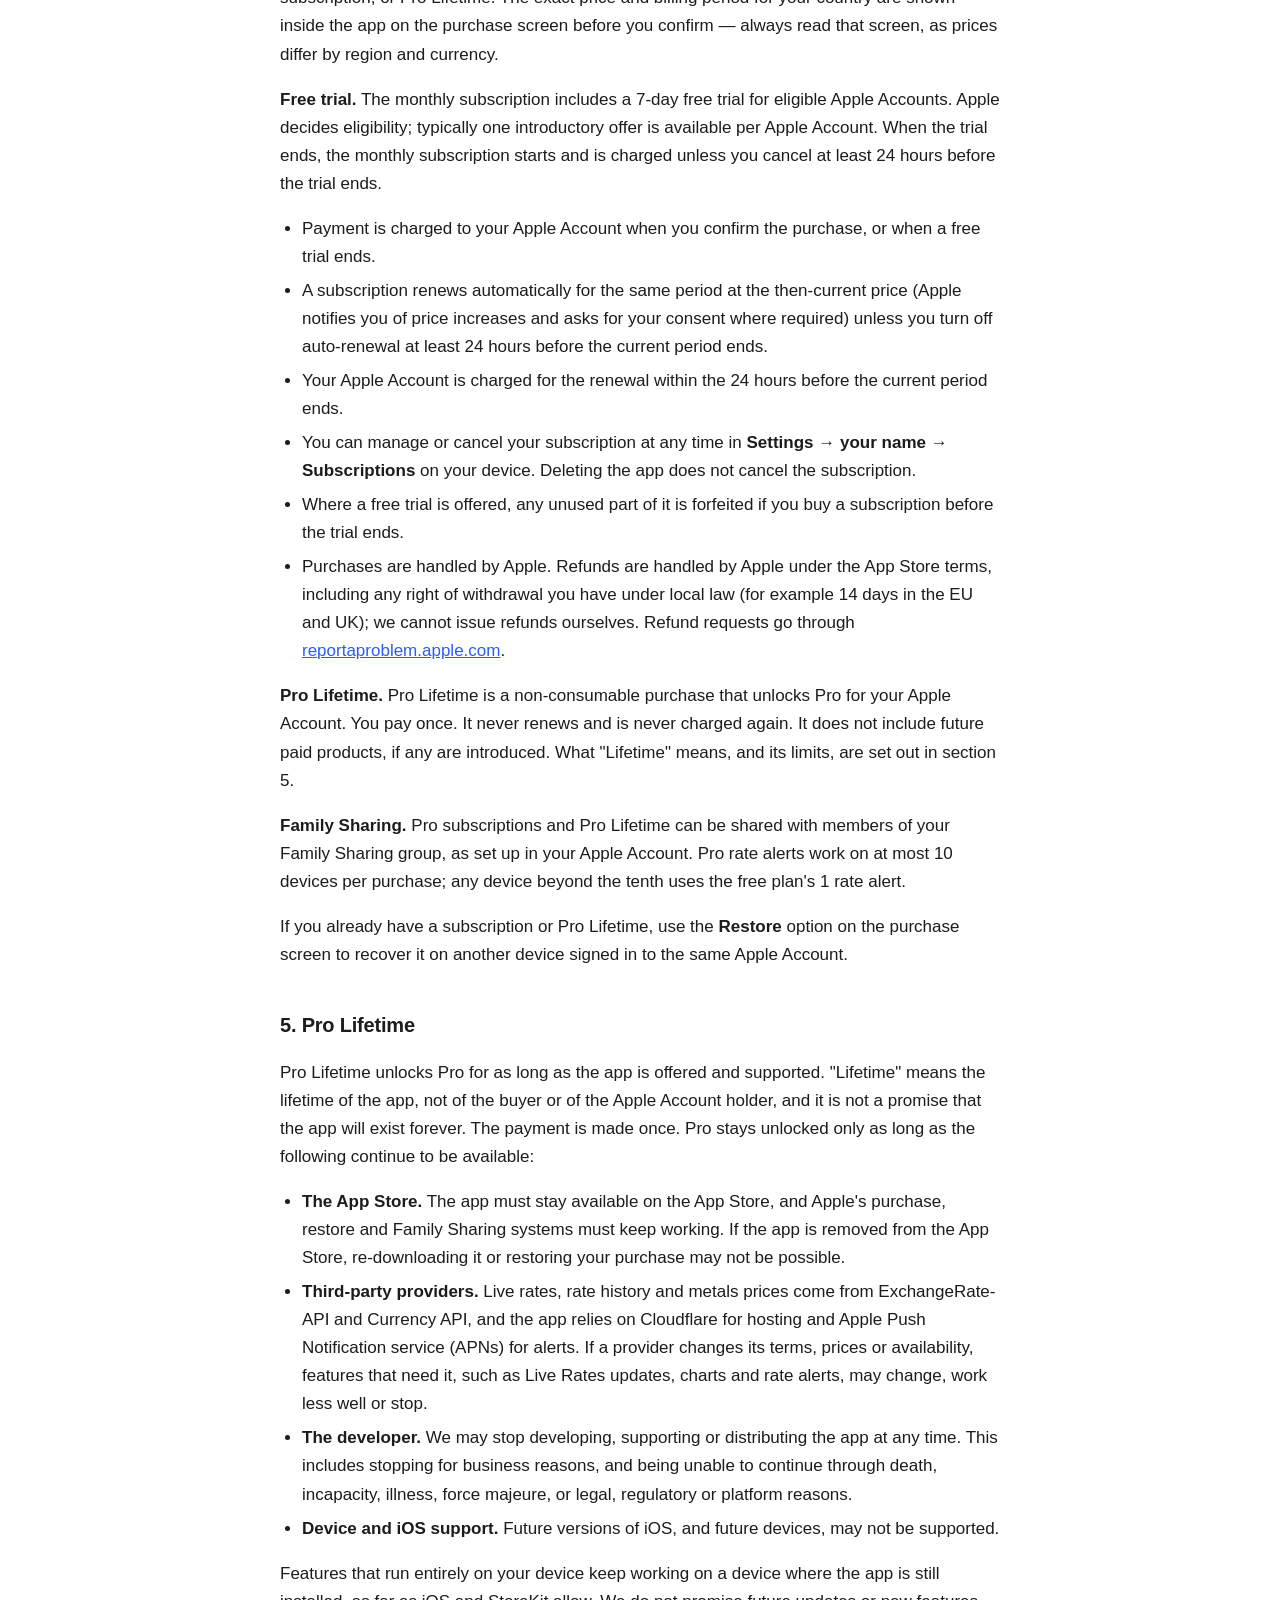
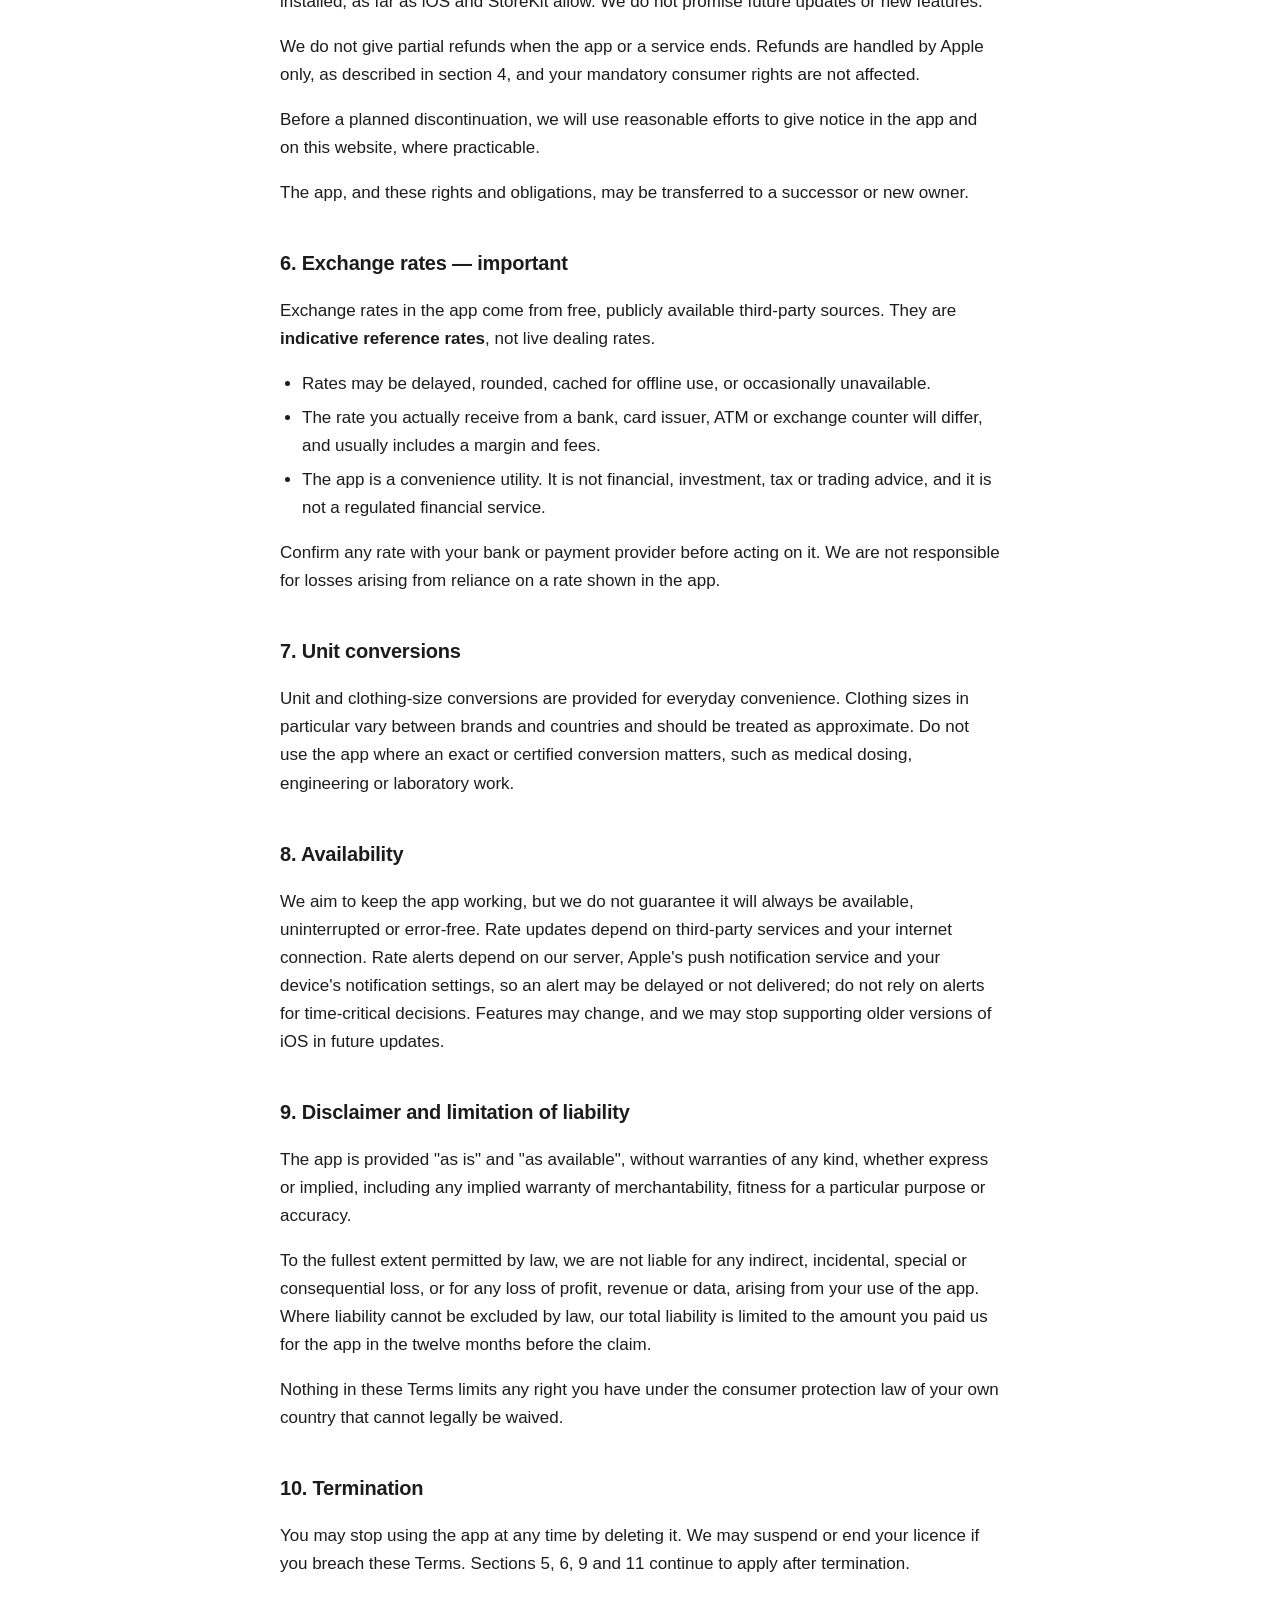
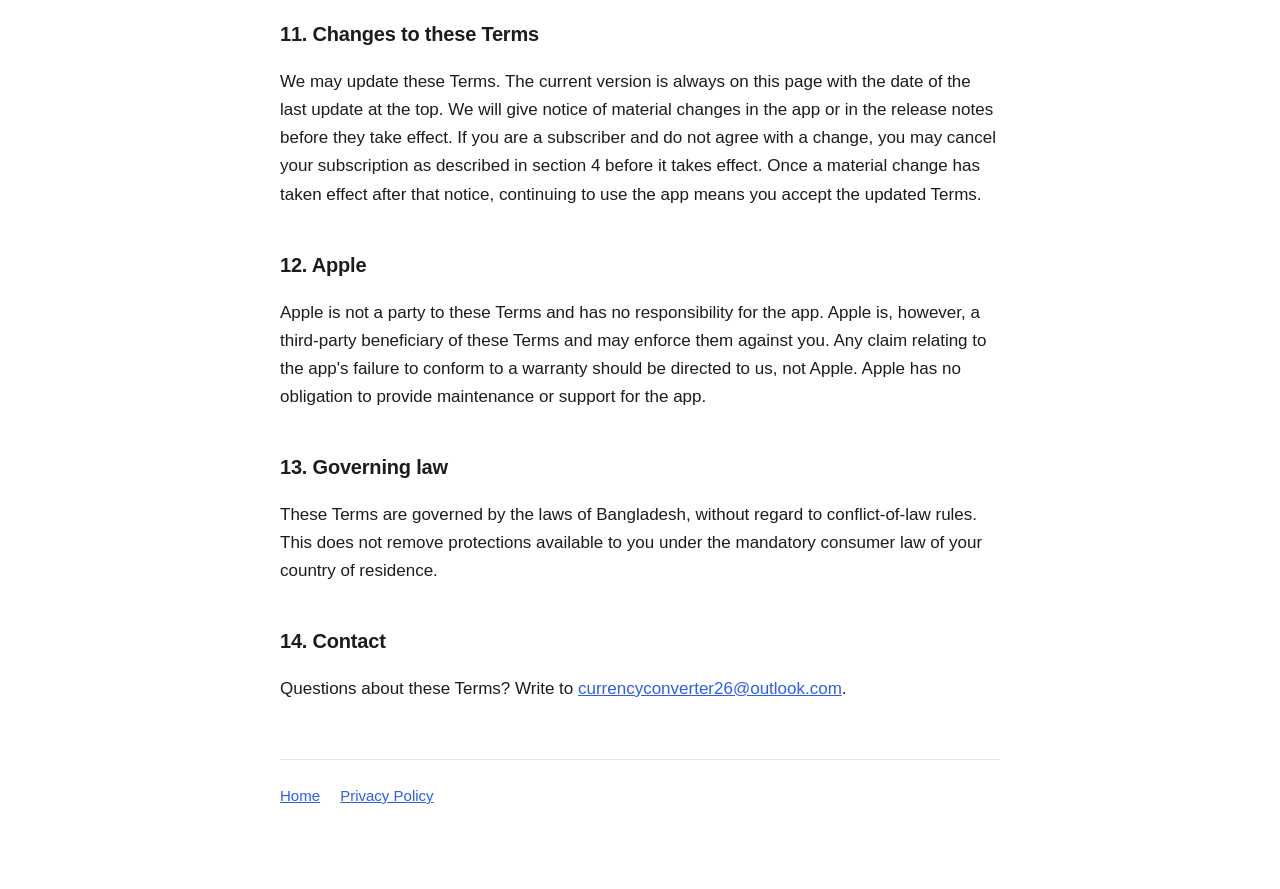
<file: terms.html>
<!doctype html>
<html lang="en">
<head>
<meta charset="utf-8">
<meta name="viewport" content="width=device-width, initial-scale=1">
<title>Terms of Use — Currency Converter + Units</title>
<link rel="stylesheet" href="style.css">
</head>
<body>
<main>

<header>
  <h1>Terms of Use</h1>
  <p class="meta">Currency Converter + Units · Last updated 4 November 2026</p>
  <p class="meta">English · <a href="fr/terms.html" lang="fr" hreflang="fr">Français</a> · <a href="es/terms.html" lang="es" hreflang="es">Español</a></p>
</header>

<div class="lede">
  <p><strong>Please read section 6 carefully.</strong> Exchange rates in this app are for general
  information only. Do not rely on them for trading, business or any decision involving real money
  without confirming the rate with your bank or payment provider.</p>
</div>

<h2>1. Agreement</h2>
<p>These Terms of Use ("Terms") are an agreement between you and Jannatul Ferdous Laboni ("we", "us")
covering your use of Currency Converter + Units (listed in some App Store regions as Currency Converter + Rates, Convertidor Divisas + Unidades or Convertisseur Devises + Unités; "the app"). By downloading or using the
app you accept these Terms. If you do not accept them, please do not use the app.</p>
<p>The app is licensed to you under Apple's standard
<a href="https://www.apple.com/legal/internet-services/itunes/dev/stdeula/" rel="noopener">Licensed Application End User License Agreement</a>
("the EULA"). These Terms supplement the EULA. If they conflict on the licence itself, the EULA
applies, except where these Terms give you more rights.</p>

<h2>2. Licence</h2>
<p>The licence to use the app is the one in the EULA (see section 1), together with the App Store
Terms of Service. As supplemental terms, you may not copy, sell, rent, sub-licence, modify, decompile
or reverse engineer the app, or attempt to bypass the free-tier limits or unlock Pro features without
a purchase.</p>

<h2>3. Free features and Pro</h2>
<p>The app is free to download and use without an account. Free features:</p>
<ul>
  <li>Unlimited currency conversion, calculator and unit conversion</li>
  <li>Live Rates with up to 5 currencies, on a base currency chosen from your region</li>
  <li>Rate charts for the last week</li>
  <li>1 rate alert</li>
  <li>A Home Screen and Lock Screen widget for your home currency pair</li>
</ul>
<p>Pro adds:</p>
<ul>
  <li>Rate charts up to 1 year</li>
  <li>Gold, silver, platinum and palladium prices</li>
  <li>Custom exchange rates</li>
  <li>Any base currency and an unlimited Live Rates list</li>
  <li>Up to 50 rate alerts</li>
  <li>Widgets for any currency pair</li>
</ul>
<p>You are never required to buy anything.</p>

<h2>4. Subscriptions and Pro Lifetime</h2>
<p>Pro is available as an auto-renewing monthly subscription, an auto-renewing yearly subscription, or
Pro Lifetime. The exact price and billing period for your country are shown inside the app
on the purchase screen before you confirm — always read that screen, as prices differ by region and currency.</p>
<p><strong>Free trial.</strong> The monthly subscription includes a 7-day free trial for eligible Apple
Accounts. Apple decides eligibility; typically one introductory offer is available per Apple Account. When
the trial ends, the monthly subscription starts and is charged unless you cancel at least 24 hours before
the trial ends.</p>
<ul>
  <li>Payment is charged to your Apple Account when you confirm the purchase, or when a free trial ends.</li>
  <li>A subscription renews automatically for the same period at the then-current price (Apple notifies you of price increases and asks for your consent where required) unless you turn off
      auto-renewal at least 24 hours before the current period ends.</li>
  <li>Your Apple Account is charged for the renewal within the 24 hours before the current period ends.</li>
  <li>You can manage or cancel your subscription at any time in
      <strong>Settings → your name → Subscriptions</strong> on your device. Deleting the app does not
      cancel the subscription.</li>
  <li>Where a free trial is offered, any unused part of it is forfeited if you buy a subscription before
      the trial ends.</li>
  <li>Purchases are handled by Apple. Refunds are handled by Apple under the App Store
      terms, including any right of withdrawal you have under local law (for example 14 days in the EU and UK); we cannot issue refunds ourselves. Refund requests go through
      <a href="https://reportaproblem.apple.com" rel="noopener">reportaproblem.apple.com</a>.</li>
</ul>
<p><strong>Pro Lifetime.</strong> Pro Lifetime is a non-consumable purchase that unlocks Pro for your
Apple Account. You pay once. It never renews and is never charged again. It does not include future paid
products, if any are introduced. What "Lifetime" means, and its limits, are set out in section 5.</p>
<p><strong>Family Sharing.</strong> Pro subscriptions and Pro Lifetime can be shared with members
of your Family Sharing group, as set up in your Apple Account. Pro rate alerts work on at most 10 devices per purchase; any device beyond the tenth uses the free plan's 1 rate alert.</p>
<p>If you already have a subscription or Pro Lifetime, use the <strong>Restore</strong> option on
the purchase screen to recover it on another device signed in to the same Apple Account.</p>

<h2>5. Pro Lifetime</h2>
<p>Pro Lifetime unlocks Pro for as long as the app is offered and supported. "Lifetime" means the lifetime
of the app, not of the buyer or of the Apple Account holder, and it is not a promise that the app will
exist forever. The payment is made once. Pro stays unlocked only as long as the following continue to be
available:</p>
<ul>
  <li><strong>The App Store.</strong> The app must stay available on the App Store, and Apple's purchase,
      restore and Family Sharing systems must keep working. If the app is removed from the App Store,
      re-downloading it or restoring your purchase may not be possible.</li>
  <li><strong>Third-party providers.</strong> Live rates, rate history and metals prices come from
      ExchangeRate-API and Currency API, and the app relies on Cloudflare for hosting and Apple Push
      Notification service (APNs) for alerts. If a provider changes its terms, prices or availability,
      features that need it, such as Live Rates updates, charts and rate alerts, may change, work less well
      or stop.</li>
  <li><strong>The developer.</strong> We may stop developing, supporting or distributing the app at any
      time. This includes stopping for business reasons, and being unable to continue through death,
      incapacity, illness, force majeure, or legal, regulatory or platform reasons.</li>
  <li><strong>Device and iOS support.</strong> Future versions of iOS, and future devices, may not be
      supported.</li>
</ul>
<p>Features that run entirely on your device keep working on a device where the app is still installed, as
far as iOS and StoreKit allow. We do not promise future updates or new features.</p>
<p>We do not give partial refunds when the app or a service ends. Refunds are handled by Apple only, as
described in section 4, and your mandatory consumer rights are not affected.</p>
<p>Before a planned discontinuation, we will use reasonable efforts to give notice in the app and on this
website, where practicable.</p>
<p>The app, and these rights and obligations, may be transferred to a successor or new owner.</p>

<h2>6. Exchange rates — important</h2>
<p>Exchange rates in the app come from free, publicly available third-party sources. They are
<strong>indicative reference rates</strong>, not live dealing rates.</p>
<ul>
  <li>Rates may be delayed, rounded, cached for offline use, or occasionally unavailable.</li>
  <li>The rate you actually receive from a bank, card issuer, ATM or exchange counter will differ, and
      usually includes a margin and fees.</li>
  <li>The app is a convenience utility. It is not financial, investment, tax or trading advice, and it is
      not a regulated financial service.</li>
</ul>
<p>Confirm any rate with your bank or payment provider before acting on it. We are not responsible for
losses arising from reliance on a rate shown in the app.</p>

<h2>7. Unit conversions</h2>
<p>Unit and clothing-size conversions are provided for everyday convenience. Clothing sizes in
particular vary between brands and countries and should be treated as approximate. Do not use the app
where an exact or certified conversion matters, such as medical dosing, engineering or laboratory work.</p>

<h2>8. Availability</h2>
<p>We aim to keep the app working, but we do not guarantee it will always be available, uninterrupted or
error-free. Rate updates depend on third-party services and your internet connection. Rate alerts depend on our server, Apple's push notification service and your device's notification settings, so an alert may be delayed or not delivered; do not rely on alerts for time-critical decisions. Features may
change, and we may stop supporting older versions of iOS in future updates.</p>

<h2>9. Disclaimer and limitation of liability</h2>
<p>The app is provided "as is" and "as available", without warranties of any kind, whether express or
implied, including any implied warranty of merchantability, fitness for a particular purpose or accuracy.</p>
<p>To the fullest extent permitted by law, we are not liable for any indirect, incidental, special or
consequential loss, or for any loss of profit, revenue or data, arising from your use of the app. Where
liability cannot be excluded by law, our total liability is limited to the amount you paid us for the app
in the twelve months before the claim.</p>
<p>Nothing in these Terms limits any right you have under the consumer protection law of your own
country that cannot legally be waived.</p>

<h2>10. Termination</h2>
<p>You may stop using the app at any time by deleting it. We may suspend or end your licence if you
breach these Terms. Sections 5, 6, 9 and 11 continue to apply after termination.</p>

<h2>11. Changes to these Terms</h2>
<p>We may update these Terms. The current version is always on this page with the date of the last
update at the top. We will give notice of material changes in the app or in the release notes before they take effect. If you are a subscriber and do not agree with a change, you may cancel your subscription as described in section 4 before it takes effect. Once a material change has taken effect after that notice, continuing to use the app means you accept the updated Terms.</p>

<h2>12. Apple</h2>
<p>Apple is not a party to these Terms and has no responsibility for the app. Apple is, however, a
third-party beneficiary of these Terms and may enforce them against you. Any claim relating to the
app's failure to conform to a warranty should be directed to us, not Apple. Apple has no obligation
to provide maintenance or support for the app.</p>

<h2>13. Governing law</h2>
<p>These Terms are governed by the laws of Bangladesh, without regard to conflict-of-law rules. This
does not remove protections available to you under the mandatory consumer law of your country of
residence.</p>

<h2>14. Contact</h2>
<p>Questions about these Terms? Write to
<a href="mailto:currencyconverter26@outlook.com">currencyconverter26@outlook.com</a>.</p>

<footer>
  <a href="index.html">Home</a>
  <a href="privacy.html">Privacy Policy</a>
</footer>

</main>
</body>
</html>
</file>
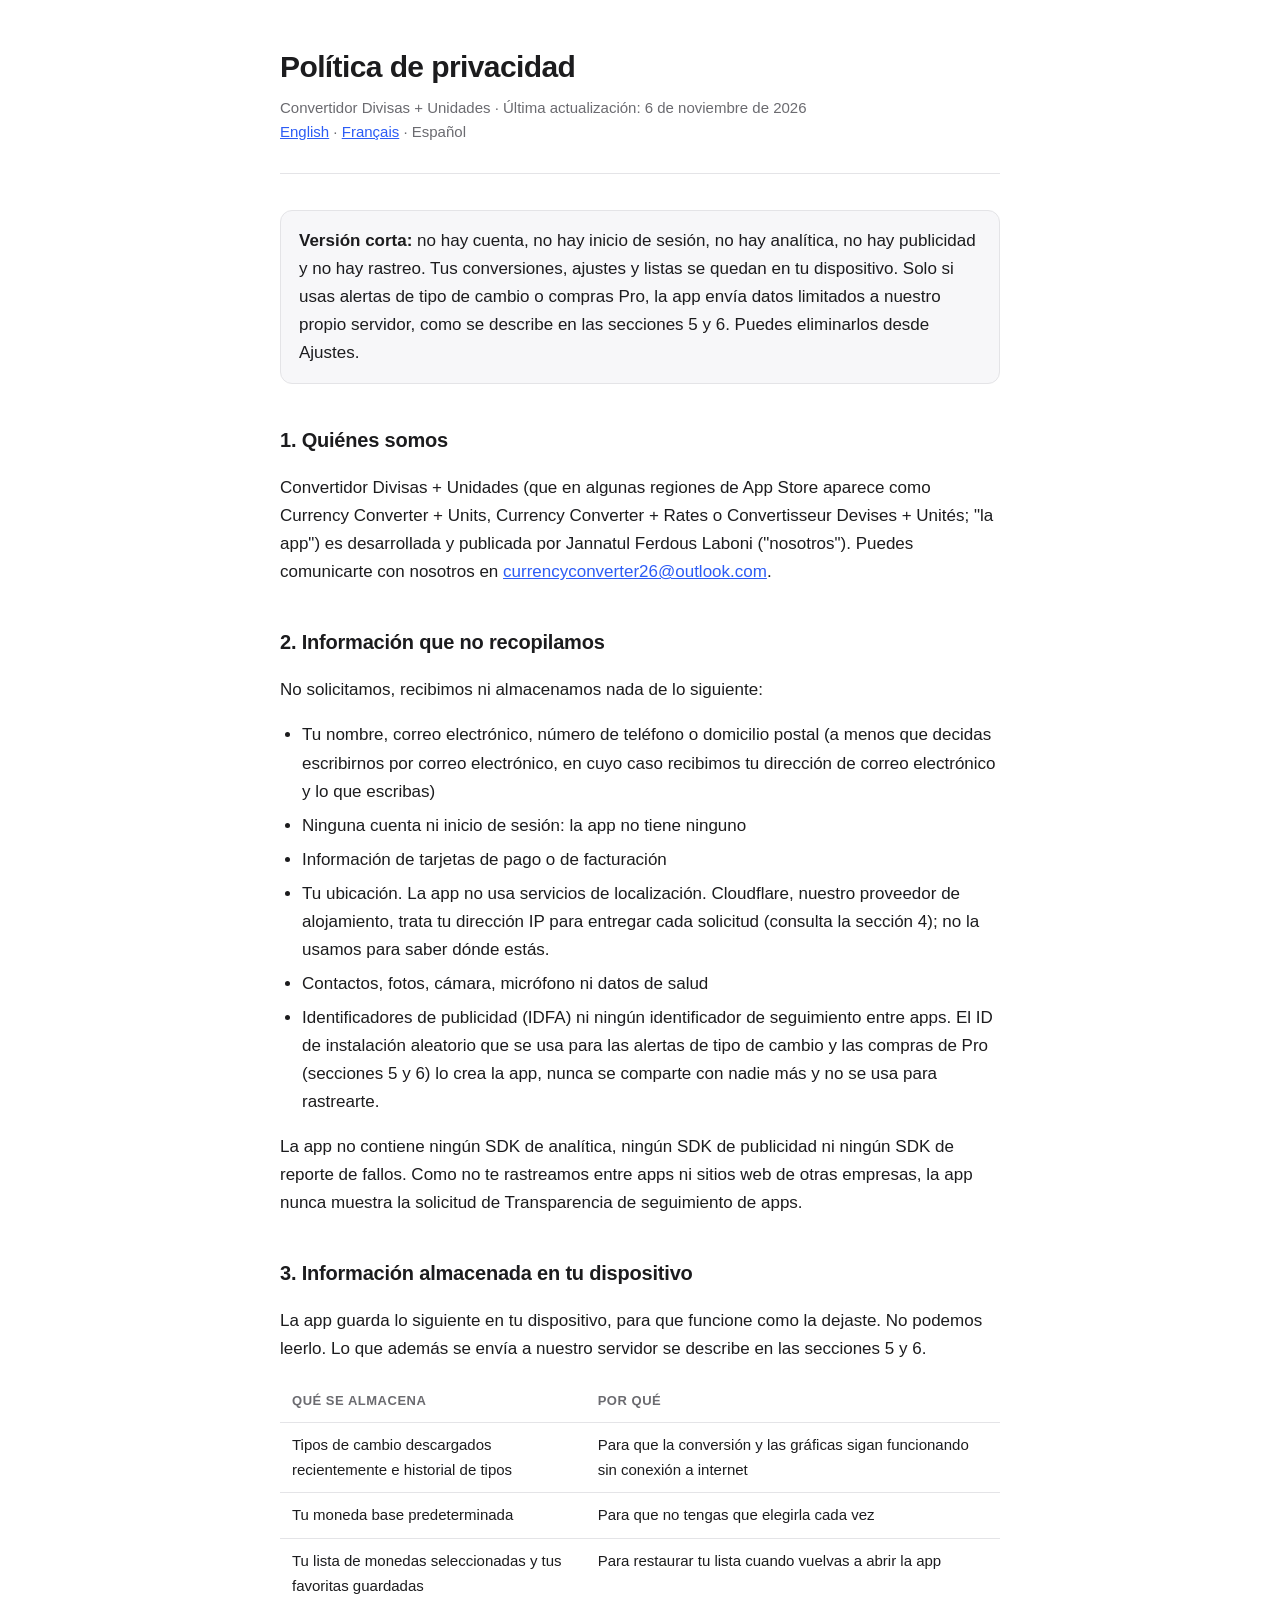
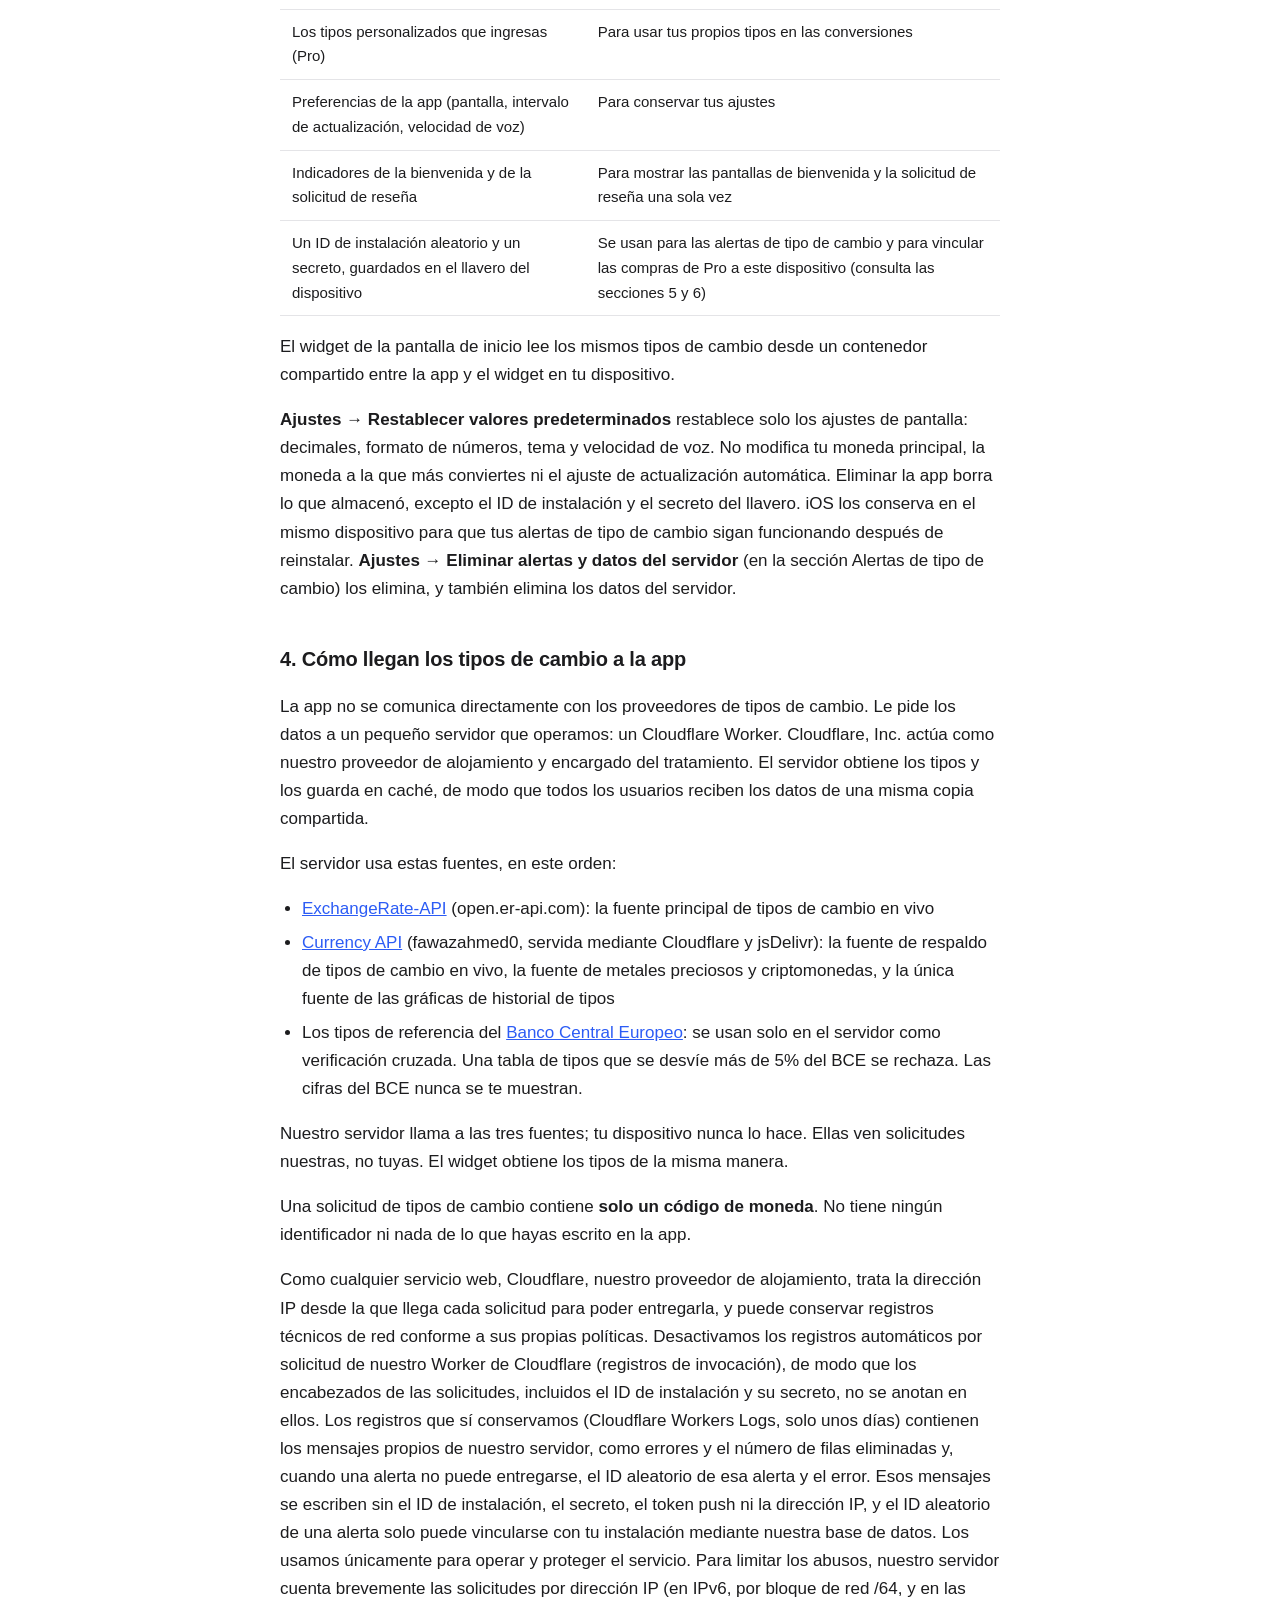
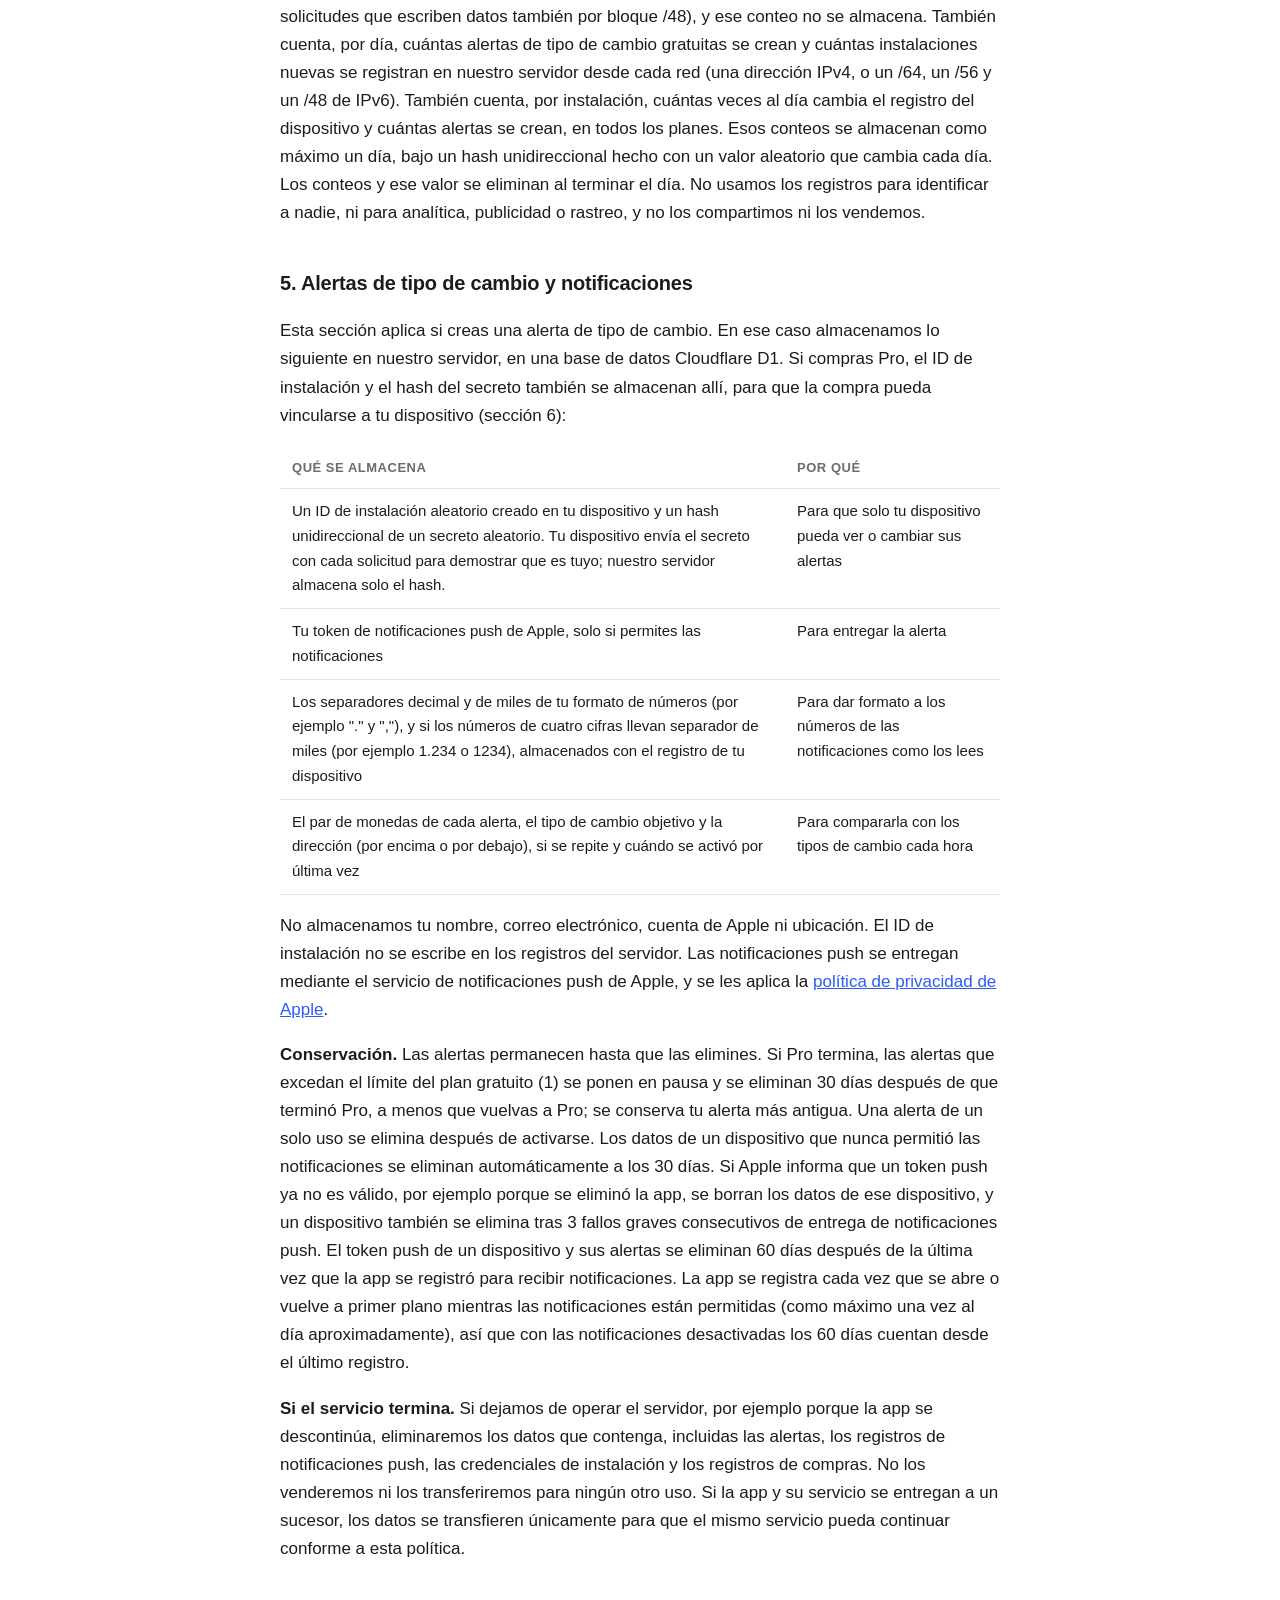
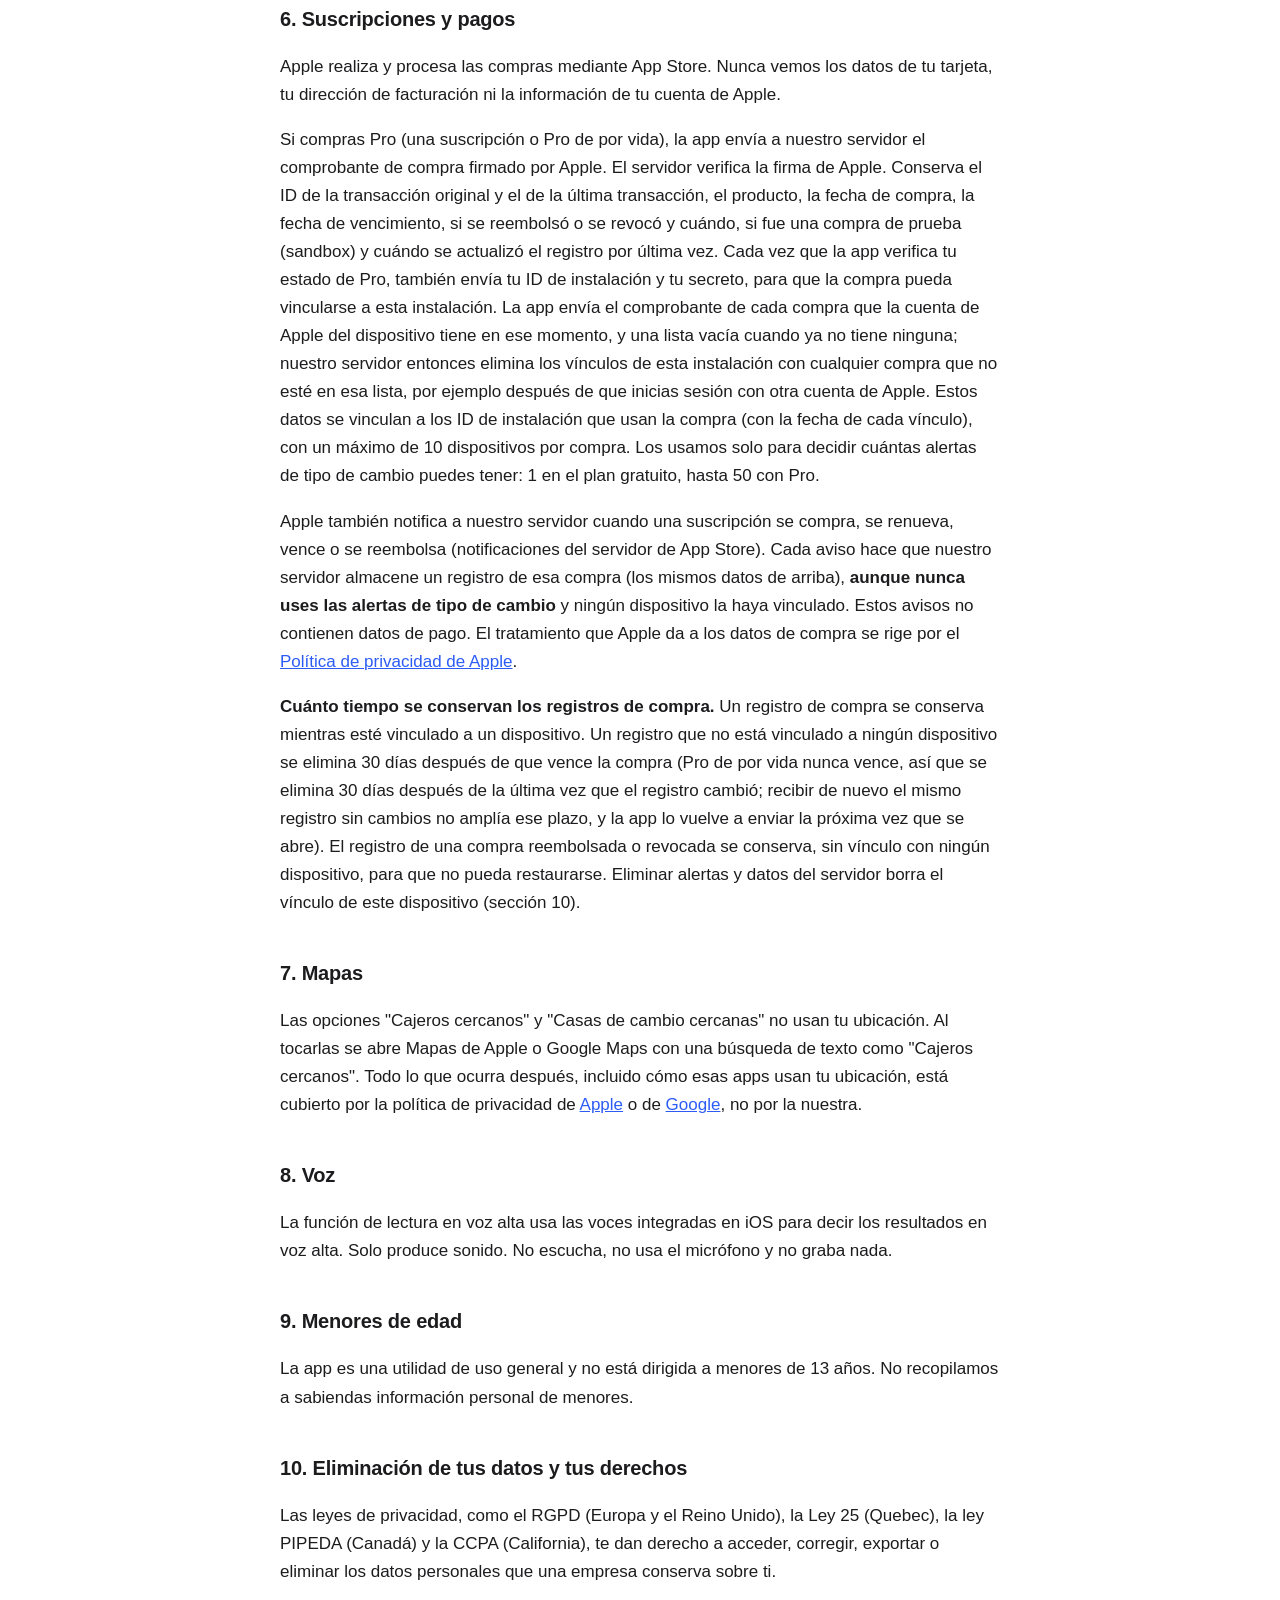
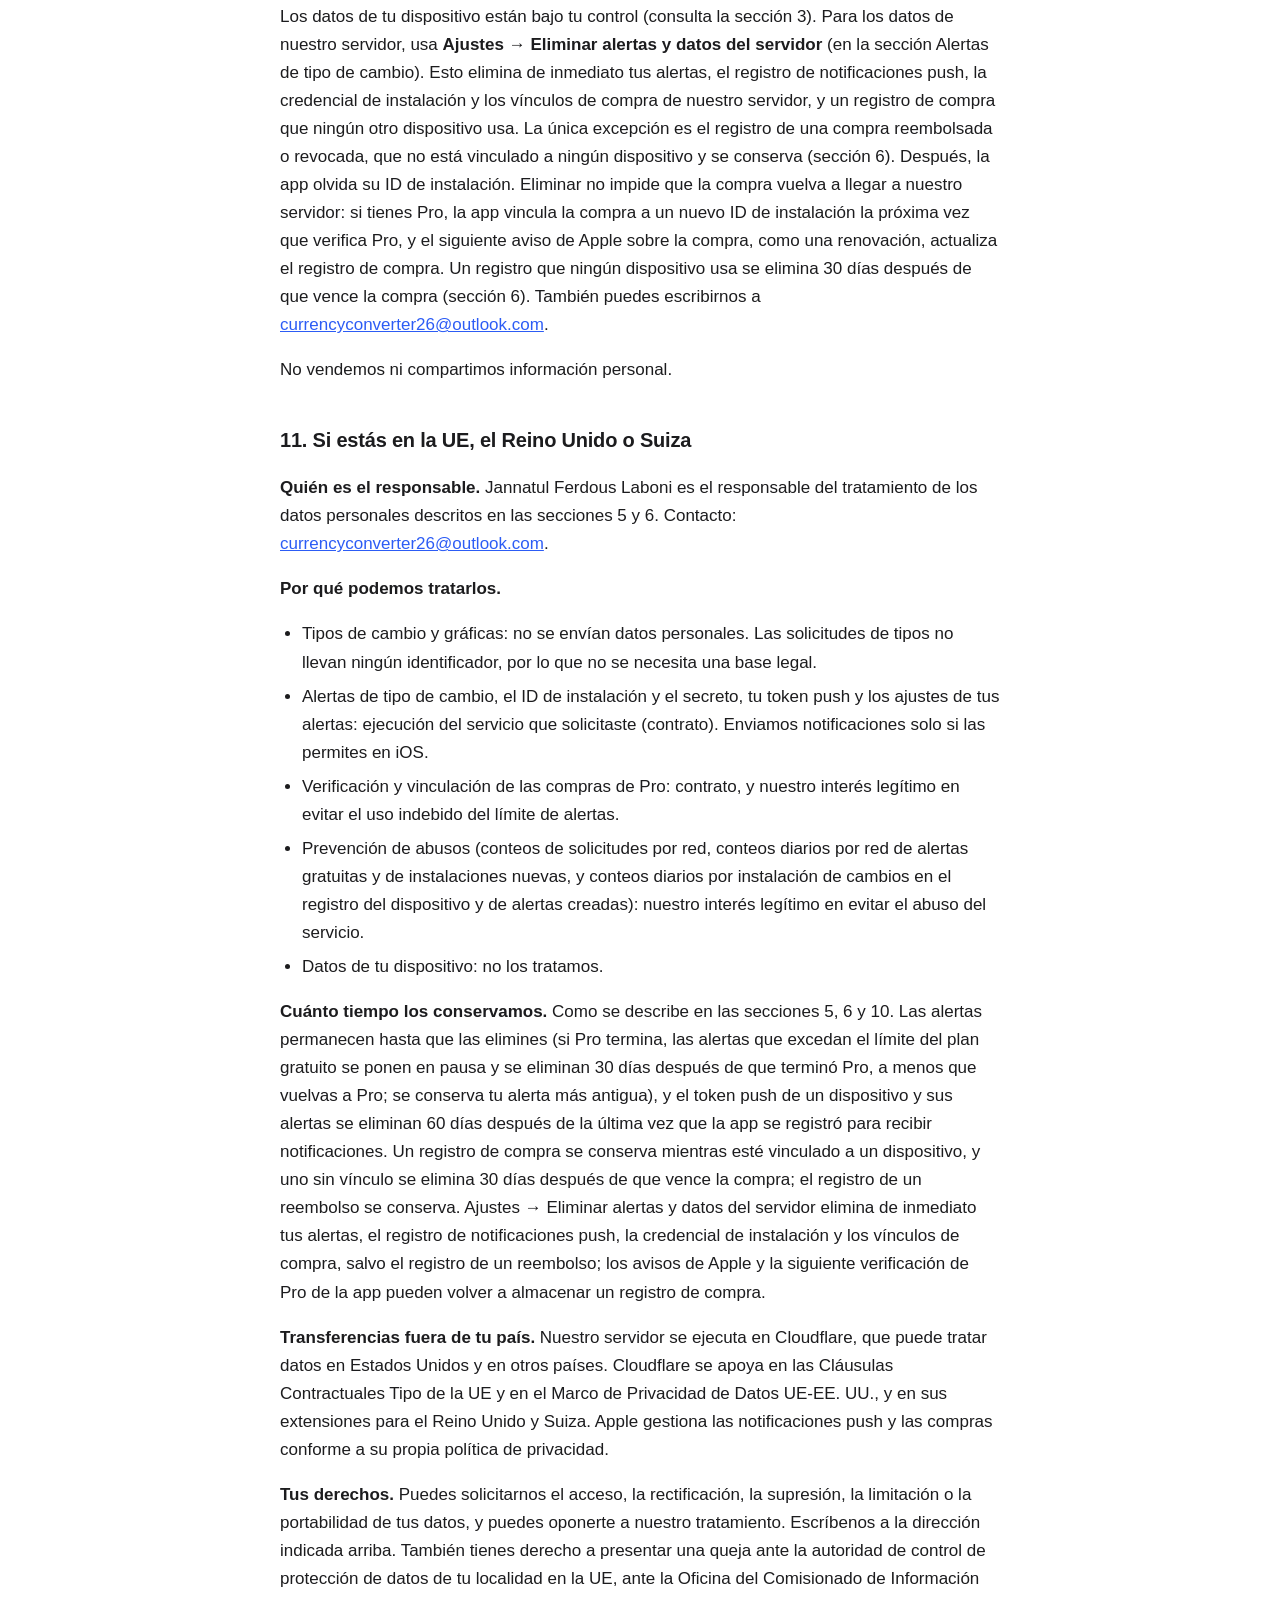
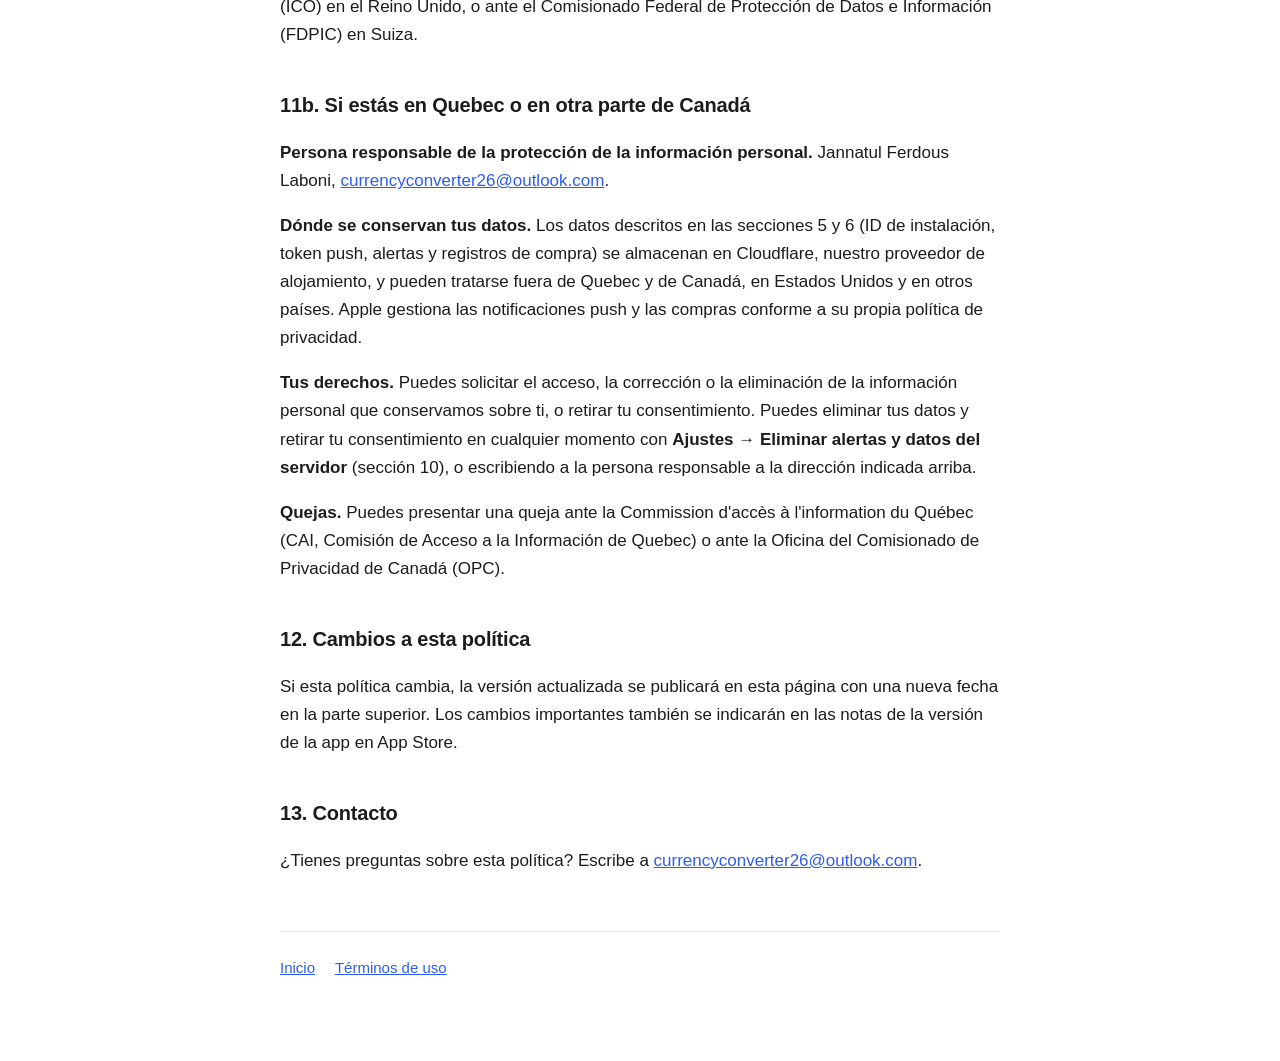
<file: es/privacy.html>
<!doctype html>
<html lang="es-MX">
<head>
<meta charset="utf-8">
<meta name="viewport" content="width=device-width, initial-scale=1">
<title>Política de privacidad — Convertidor Divisas + Unidades</title>
<link rel="stylesheet" href="../style.css">
</head>
<body>
<main>

<header>
  <h1>Política de privacidad</h1>
  <p class="meta">Convertidor Divisas + Unidades · Última actualización: 6 de noviembre de 2026</p>
  <p class="meta"><a href="../privacy.html" lang="en" hreflang="en">English</a> · <a href="../fr/privacy.html" lang="fr" hreflang="fr">Français</a> · <span lang="es-MX">Español</span></p>
</header>

<div class="lede">
  <p><strong>Versión corta:</strong> no hay cuenta, no hay inicio de sesión, no hay analítica, no hay publicidad y
  no hay rastreo. Tus conversiones, ajustes y listas se quedan en tu dispositivo. Solo si usas alertas de tipo de cambio
  o compras Pro, la app envía datos limitados a nuestro propio servidor, como se describe en las secciones 5 y 6. Puedes
  eliminarlos desde Ajustes.</p>
</div>

<h2>1. Quiénes somos</h2>
<p>Convertidor Divisas + Unidades (que en algunas regiones de App Store aparece como Currency Converter + Units, Currency Converter + Rates o Convertisseur Devises + Unités; "la app") es desarrollada y publicada por Jannatul Ferdous Laboni ("nosotros").
Puedes comunicarte con nosotros en <a href="mailto:currencyconverter26@outlook.com">currencyconverter26@outlook.com</a>.</p>

<h2>2. Información que no recopilamos</h2>
<p>No solicitamos, recibimos ni almacenamos nada de lo siguiente:</p>
<ul>
  <li>Tu nombre, correo electrónico, número de teléfono o domicilio postal (a menos que decidas escribirnos por correo electrónico, en cuyo caso recibimos tu dirección de correo electrónico y lo que escribas)</li>
  <li>Ninguna cuenta ni inicio de sesión: la app no tiene ninguno</li>
  <li>Información de tarjetas de pago o de facturación</li>
  <li>Tu ubicación. La app no usa servicios de localización. Cloudflare, nuestro proveedor de alojamiento, trata tu dirección IP para entregar cada solicitud (consulta la sección 4); no la usamos para saber dónde estás.</li>
  <li>Contactos, fotos, cámara, micrófono ni datos de salud</li>
  <li>Identificadores de publicidad (IDFA) ni ningún identificador de seguimiento entre apps. El ID de instalación aleatorio que se usa para las alertas de tipo de cambio y las compras de Pro (secciones 5 y 6) lo crea la app, nunca se comparte con nadie más y no se usa para rastrearte.</li>
</ul>
<p>La app no contiene ningún SDK de analítica, ningún SDK de publicidad ni ningún SDK de reporte de fallos. Como no
te rastreamos entre apps ni sitios web de otras empresas, la app nunca muestra la solicitud de
Transparencia de seguimiento de apps.</p>

<h2>3. Información almacenada en tu dispositivo</h2>
<p>La app guarda lo siguiente en tu dispositivo, para que funcione como la dejaste. No podemos leerlo.
Lo que además se envía a nuestro servidor se describe en las secciones 5 y 6.</p>

<table>
  <tr><th>Qué se almacena</th><th>Por qué</th></tr>
  <tr><td>Tipos de cambio descargados recientemente e historial de tipos</td><td>Para que la conversión y las gráficas sigan funcionando sin conexión a internet</td></tr>
  <tr><td>Tu moneda base predeterminada</td><td>Para que no tengas que elegirla cada vez</td></tr>
  <tr><td>Tu lista de monedas seleccionadas y tus favoritas guardadas</td><td>Para restaurar tu lista cuando vuelvas a abrir la app</td></tr>
  <tr><td>Los tipos personalizados que ingresas (Pro)</td><td>Para usar tus propios tipos en las conversiones</td></tr>
  <tr><td>Preferencias de la app (pantalla, intervalo de actualización, velocidad de voz)</td><td>Para conservar tus ajustes</td></tr>
  <tr><td>Indicadores de la bienvenida y de la solicitud de reseña</td><td>Para mostrar las pantallas de bienvenida y la solicitud de reseña una sola vez</td></tr>
  <tr><td>Un ID de instalación aleatorio y un secreto, guardados en el llavero del dispositivo</td><td>Se usan para las alertas de tipo de cambio y para vincular las compras de Pro a este dispositivo (consulta las secciones 5 y 6)</td></tr>
</table>

<p>El widget de la pantalla de inicio lee los mismos tipos de cambio desde un contenedor compartido entre la app y el widget
en tu dispositivo.</p>

<p><strong>Ajustes → Restablecer valores predeterminados</strong> restablece solo los ajustes de pantalla: decimales,
formato de números, tema y velocidad de voz. No modifica tu moneda principal, la moneda a la que más conviertes ni el ajuste de
actualización automática. Eliminar la app borra
lo que almacenó, excepto el ID de instalación y el secreto del llavero. iOS los conserva en el mismo dispositivo para que tus
alertas de tipo de cambio sigan funcionando después de reinstalar. <strong>Ajustes → Eliminar alertas y datos del servidor</strong> (en la sección Alertas de tipo de cambio)
los elimina, y también elimina los datos del servidor.</p>

<h2>4. Cómo llegan los tipos de cambio a la app</h2>
<p>La app no se comunica directamente con los proveedores de tipos de cambio. Le pide los datos a un pequeño servidor que operamos: un Cloudflare
Worker. Cloudflare, Inc. actúa como nuestro proveedor de alojamiento y encargado del tratamiento. El servidor obtiene los tipos y
los guarda en caché, de modo que todos los usuarios reciben los datos de una misma copia compartida.</p>

<p>El servidor usa estas fuentes, en este orden:</p>
<ul>
  <li><a href="https://www.exchangerate-api.com/" rel="noopener">ExchangeRate-API</a> (open.er-api.com): la fuente principal de tipos de cambio en vivo</li>
  <li><a href="https://github.com/fawazahmed0/exchange-api" rel="noopener">Currency API</a> (fawazahmed0, servida mediante Cloudflare y jsDelivr): la fuente de respaldo de tipos de cambio en vivo, la fuente de metales preciosos y criptomonedas, y la única fuente de las gráficas de historial de tipos</li>
  <li>Los tipos de referencia del <a href="https://www.ecb.europa.eu/" rel="noopener">Banco Central Europeo</a>: se usan solo en el servidor como verificación cruzada. Una tabla de tipos que se desvíe más de 5% del BCE se rechaza. Las cifras del BCE nunca se te muestran.</li>
</ul>
<p>Nuestro servidor llama a las tres fuentes; tu dispositivo nunca lo hace. Ellas ven solicitudes nuestras, no tuyas.
El widget obtiene los tipos de la misma manera.</p>

<p>Una solicitud de tipos de cambio contiene <strong>solo un código de moneda</strong>. No tiene ningún identificador ni nada de lo que
hayas escrito en la app.</p>

<p>Como cualquier servicio web, Cloudflare, nuestro proveedor de alojamiento, trata la dirección IP desde la que llega cada
solicitud para poder entregarla, y puede conservar registros técnicos de red conforme a sus propias políticas. Desactivamos los registros
automáticos por solicitud de nuestro Worker de Cloudflare (registros de invocación), de modo que los encabezados de las solicitudes,
incluidos el ID de instalación y su secreto, no se anotan en ellos. Los registros que sí conservamos (Cloudflare Workers Logs, solo unos días)
contienen los mensajes propios de nuestro servidor, como errores y el número de filas eliminadas y, cuando una alerta no puede entregarse, el ID aleatorio de esa alerta y el error. Esos mensajes se escriben sin el ID de instalación,
el secreto, el token push ni la dirección IP, y el ID aleatorio de una alerta solo puede vincularse con tu instalación mediante nuestra base de datos. Los usamos únicamente para operar y proteger el servicio. Para limitar los abusos, nuestro servidor cuenta brevemente las solicitudes por dirección
IP (en IPv6, por bloque de red /64, y en las solicitudes que escriben datos también por bloque /48), y ese conteo no se almacena. También cuenta, por día, cuántas alertas de tipo de cambio gratuitas se crean y cuántas instalaciones nuevas se registran en nuestro servidor desde cada red (una dirección IPv4, o un /64, un /56 y un /48 de IPv6). También cuenta, por instalación, cuántas veces al día cambia el registro del dispositivo y cuántas alertas se crean, en todos los planes. Esos conteos se almacenan como máximo un día, bajo un hash unidireccional hecho con un valor aleatorio que cambia cada día. Los conteos y ese valor se eliminan al terminar el día. No usamos los registros para identificar a nadie, ni para analítica,
publicidad o rastreo, y no los compartimos ni los vendemos.</p>

<h2>5. Alertas de tipo de cambio y notificaciones</h2>
<p>Esta sección aplica si creas una alerta de tipo de cambio. En ese caso almacenamos lo siguiente en nuestro servidor, en
una base de datos Cloudflare D1. Si compras Pro, el ID de instalación y el hash del secreto también se almacenan allí, para que
la compra pueda vincularse a tu dispositivo (sección 6):</p>

<table>
  <tr><th>Qué se almacena</th><th>Por qué</th></tr>
  <tr><td>Un ID de instalación aleatorio creado en tu dispositivo y un hash unidireccional de un secreto aleatorio. Tu dispositivo envía el secreto con cada solicitud para demostrar que es tuyo; nuestro servidor almacena solo el hash.</td><td>Para que solo tu dispositivo pueda ver o cambiar sus alertas</td></tr>
  <tr><td>Tu token de notificaciones push de Apple, solo si permites las notificaciones</td><td>Para entregar la alerta</td></tr>
  <tr><td>Los separadores decimal y de miles de tu formato de números (por ejemplo "." y ","), y si los números de cuatro cifras llevan separador de miles (por ejemplo 1.234 o 1234), almacenados con el registro de tu dispositivo</td><td>Para dar formato a los números de las notificaciones como los lees</td></tr>
  <tr><td>El par de monedas de cada alerta, el tipo de cambio objetivo y la dirección (por encima o por debajo), si se repite y cuándo se activó por última vez</td><td>Para compararla con los tipos de cambio cada hora</td></tr>
</table>

<p>No almacenamos tu nombre, correo electrónico, cuenta de Apple ni ubicación. El ID de instalación no se escribe en los registros
del servidor. Las notificaciones push se entregan mediante el servicio de notificaciones push de Apple, y
se les aplica la <a href="https://www.apple.com/legal/privacy/" rel="noopener">política de privacidad de Apple</a>.</p>

<p><strong>Conservación.</strong> Las alertas permanecen hasta que las elimines. Si Pro termina, las alertas que excedan el límite del plan gratuito (1) se ponen en pausa y se eliminan 30 días después de que terminó Pro, a menos que vuelvas a Pro; se conserva tu alerta más antigua. Una alerta de un solo uso se elimina después de
activarse. Los datos de un dispositivo que nunca permitió las notificaciones se eliminan automáticamente a los 30 días. Si
Apple informa que un token push ya no es válido, por ejemplo porque se eliminó la app, se borran
los datos de ese dispositivo, y un dispositivo también se elimina tras 3 fallos graves consecutivos de entrega de notificaciones push. El token push
de un dispositivo y sus alertas se eliminan 60 días después de la última vez que la app se registró para recibir notificaciones. La app se registra cada vez que se abre o vuelve a primer plano mientras las notificaciones están permitidas (como máximo una vez al día aproximadamente), así que con las notificaciones desactivadas los 60 días cuentan desde el último registro.</p>

<p><strong>Si el servicio termina.</strong> Si dejamos de operar el servidor, por ejemplo porque la app se
descontinúa, eliminaremos los datos que contenga, incluidas las alertas, los registros de notificaciones push, las credenciales de
instalación y los registros de compras. No los venderemos ni los transferiremos para ningún otro uso.
Si la app y su servicio se entregan a un sucesor, los datos se transfieren únicamente para que el mismo
servicio pueda continuar conforme a esta política.</p>

<h2>6. Suscripciones y pagos</h2>
<p>Apple realiza y procesa las compras mediante App Store. Nunca vemos los datos de tu tarjeta, tu
dirección de facturación ni la información de tu cuenta de Apple.</p>

<p>Si compras Pro (una suscripción o Pro de por vida), la app envía a nuestro servidor el comprobante de compra
firmado por Apple. El servidor verifica la firma de Apple. Conserva el ID de la transacción
original y el de la última transacción, el producto, la fecha de compra, la fecha de vencimiento, si se reembolsó o se revocó y cuándo,
si fue una compra de prueba (sandbox) y cuándo se actualizó el registro por última vez. Cada vez que la app verifica tu estado
de Pro, también envía tu ID de instalación y tu secreto, para que la compra pueda vincularse a esta instalación. La app envía el comprobante de cada compra que la cuenta de Apple del dispositivo tiene en ese momento, y una lista vacía cuando ya no tiene ninguna; nuestro servidor entonces elimina los vínculos de esta instalación con cualquier compra que no esté en esa lista, por ejemplo después de que inicias sesión con otra cuenta de Apple. Estos datos
se vinculan a los ID de instalación que usan la compra (con la fecha de cada vínculo), con un máximo de 10 dispositivos por compra. Los usamos solo para decidir
cuántas alertas de tipo de cambio puedes tener: 1 en el plan gratuito, hasta 50 con Pro.</p>

<p>Apple también notifica a nuestro servidor cuando una suscripción se compra, se renueva, vence o se reembolsa (notificaciones del
servidor de App Store). Cada aviso hace que nuestro servidor almacene un registro de esa compra (los mismos datos de arriba),
<strong>aunque nunca uses las alertas de tipo de cambio</strong> y ningún dispositivo la haya vinculado. Estos avisos no contienen datos de pago.
El tratamiento que Apple da a los datos de compra se rige por el
<a href="https://www.apple.com/legal/privacy/" rel="noopener">Política de privacidad de Apple</a>.</p>

<p><strong>Cuánto tiempo se conservan los registros de compra.</strong> Un registro de compra se conserva mientras esté vinculado a un
dispositivo. Un registro que no está vinculado a ningún dispositivo se elimina 30 días después de que vence la compra (Pro de por vida
nunca vence, así que se elimina 30 días después de la última vez que el registro cambió; recibir de nuevo el mismo registro sin cambios no amplía ese plazo, y la app lo vuelve a enviar la próxima vez que se abre). El registro de una compra
reembolsada o revocada se conserva, sin vínculo con ningún dispositivo, para que no pueda restaurarse.
Eliminar alertas y datos del servidor borra el vínculo de este dispositivo (sección 10).</p>

<h2>7. Mapas</h2>
<p>Las opciones "Cajeros cercanos" y "Casas de cambio cercanas" no usan tu ubicación. Al tocarlas se
abre Mapas de Apple o Google Maps con una búsqueda de texto como "Cajeros cercanos". Todo lo que ocurra
después, incluido cómo esas apps usan tu ubicación, está cubierto por la política de privacidad de
<a href="https://www.apple.com/legal/privacy/" rel="noopener">Apple</a> o de
<a href="https://policies.google.com/privacy" rel="noopener">Google</a>, no por la nuestra.</p>

<h2>8. Voz</h2>
<p>La función de lectura en voz alta usa las voces integradas en iOS para decir los resultados en voz alta. Solo
produce sonido. No escucha, no usa el micrófono y no graba nada.</p>

<h2>9. Menores de edad</h2>
<p>La app es una utilidad de uso general y no está dirigida a menores de 13 años. No recopilamos a sabiendas
información personal de menores.</p>

<h2>10. Eliminación de tus datos y tus derechos</h2>
<p>Las leyes de privacidad, como el RGPD (Europa y el Reino Unido), la Ley 25 (Quebec), la ley PIPEDA (Canadá) y la CCPA (California), te dan derecho a
acceder, corregir, exportar o eliminar los datos personales que una empresa conserva sobre ti.</p>
<p>Los datos de tu dispositivo están bajo tu control (consulta la sección 3). Para los datos de nuestro servidor, usa
<strong>Ajustes → Eliminar alertas y datos del servidor</strong> (en la sección Alertas de tipo de cambio). Esto elimina de inmediato tus
alertas, el registro de notificaciones push, la credencial de instalación y los vínculos de compra de nuestro servidor, y un registro de compra
que ningún otro dispositivo usa. La única excepción es el registro de una compra reembolsada o revocada, que no está vinculado a ningún
dispositivo y se conserva (sección 6). Después, la app olvida su ID de instalación. Eliminar no impide que la compra vuelva a llegar a nuestro
servidor: si tienes Pro, la app vincula la compra a un nuevo ID de instalación la próxima vez que verifica Pro, y el siguiente aviso de Apple sobre
la compra, como una renovación, actualiza el registro de compra. Un registro que ningún dispositivo usa se elimina 30 días después de que vence la compra (sección 6). También puedes escribirnos a
<a href="mailto:currencyconverter26@outlook.com">currencyconverter26@outlook.com</a>.</p>
<p>No vendemos ni compartimos información personal.</p>

<h2>11. Si estás en la UE, el Reino Unido o Suiza</h2>
<p><strong>Quién es el responsable.</strong> Jannatul Ferdous Laboni es el responsable del tratamiento de los datos personales
descritos en las secciones 5 y 6. Contacto:
<a href="mailto:currencyconverter26@outlook.com">currencyconverter26@outlook.com</a>.</p>

<p><strong>Por qué podemos tratarlos.</strong></p>
<ul>
  <li>Tipos de cambio y gráficas: no se envían datos personales. Las solicitudes de tipos no llevan ningún identificador, por lo que no se necesita una base legal.</li>
  <li>Alertas de tipo de cambio, el ID de instalación y el secreto, tu token push y los ajustes de tus alertas: ejecución del servicio que solicitaste (contrato). Enviamos notificaciones solo si las permites en iOS.</li>
  <li>Verificación y vinculación de las compras de Pro: contrato, y nuestro interés legítimo en evitar el uso indebido del límite de alertas.</li>
  <li>Prevención de abusos (conteos de solicitudes por red, conteos diarios por red de alertas gratuitas y de instalaciones nuevas, y conteos diarios por instalación de cambios en el registro del dispositivo y de alertas creadas): nuestro interés legítimo en evitar el abuso del servicio.</li>
  <li>Datos de tu dispositivo: no los tratamos.</li>
</ul>

<p><strong>Cuánto tiempo los conservamos.</strong> Como se describe en las secciones 5, 6 y 10. Las alertas permanecen hasta que las elimines (si Pro termina, las alertas que excedan el límite del plan gratuito se ponen en pausa y se eliminan 30 días después de que terminó Pro, a menos que vuelvas a Pro; se conserva tu alerta más antigua), y el token
push de un dispositivo y sus alertas se eliminan 60 días después de la última vez que la app se registró para recibir notificaciones. Un registro de compra se conserva mientras esté
vinculado a un dispositivo, y uno sin vínculo se elimina 30 días después de que vence la compra; el registro de un reembolso se conserva.
Ajustes → Eliminar alertas y datos del servidor elimina de inmediato tus alertas, el registro de notificaciones push, la credencial de instalación y los
vínculos de compra, salvo el registro de un reembolso; los avisos de Apple y la siguiente verificación de Pro de la app pueden volver a almacenar un registro de compra.</p>

<p><strong>Transferencias fuera de tu país.</strong> Nuestro servidor se ejecuta en Cloudflare, que puede tratar datos en
Estados Unidos y en otros países. Cloudflare se apoya en las Cláusulas Contractuales Tipo de la UE y en el
Marco de Privacidad de Datos UE-EE. UU., y en sus extensiones para el Reino Unido y Suiza. Apple gestiona las notificaciones push y las
compras conforme a su propia política de privacidad.</p>

<p><strong>Tus derechos.</strong> Puedes solicitarnos el acceso, la rectificación, la supresión, la limitación o la portabilidad de tus
datos, y puedes oponerte a nuestro tratamiento. Escríbenos a la dirección indicada arriba. También tienes derecho a presentar una queja ante la autoridad de control de
protección de datos de tu localidad en la UE, ante la Oficina del Comisionado de Información (ICO) en el Reino Unido,
o ante el Comisionado Federal de Protección de Datos e Información (FDPIC) en Suiza.</p>

<h2>11b. Si estás en Quebec o en otra parte de Canadá</h2>
<p><strong>Persona responsable de la protección de la información personal.</strong> Jannatul Ferdous Laboni,
<a href="mailto:currencyconverter26@outlook.com">currencyconverter26@outlook.com</a>.</p>

<p><strong>Dónde se conservan tus datos.</strong> Los datos descritos en las secciones 5 y 6 (ID de instalación, token push, alertas y
registros de compra) se almacenan en Cloudflare, nuestro proveedor de alojamiento, y pueden tratarse fuera de Quebec y de Canadá, en
Estados Unidos y en otros países. Apple gestiona las notificaciones push y las compras conforme a su propia política de privacidad.</p>

<p><strong>Tus derechos.</strong> Puedes solicitar el acceso, la corrección o la eliminación de la información personal que conservamos sobre ti,
o retirar tu consentimiento. Puedes eliminar tus datos y retirar tu consentimiento en cualquier momento con
<strong>Ajustes → Eliminar alertas y datos del servidor</strong> (sección 10), o escribiendo a la persona responsable a la dirección indicada arriba.</p>

<p><strong>Quejas.</strong> Puedes presentar una queja ante la Commission d'accès à l'information du Québec (CAI, Comisión de Acceso a la Información de Quebec)
o ante la Oficina del Comisionado de Privacidad de Canadá (OPC).</p>

<h2>12. Cambios a esta política</h2>
<p>Si esta política cambia, la versión actualizada se publicará en esta página con una nueva fecha en la parte superior.
Los cambios importantes también se indicarán en las notas de la versión de la app en App Store.</p>

<h2>13. Contacto</h2>
<p>¿Tienes preguntas sobre esta política? Escribe a
<a href="mailto:currencyconverter26@outlook.com">currencyconverter26@outlook.com</a>.</p>

<footer>
  <a href="index.html">Inicio</a>
  <a href="terms.html">Términos de uso</a>
</footer>

</main>
</body>
</html>
</file>
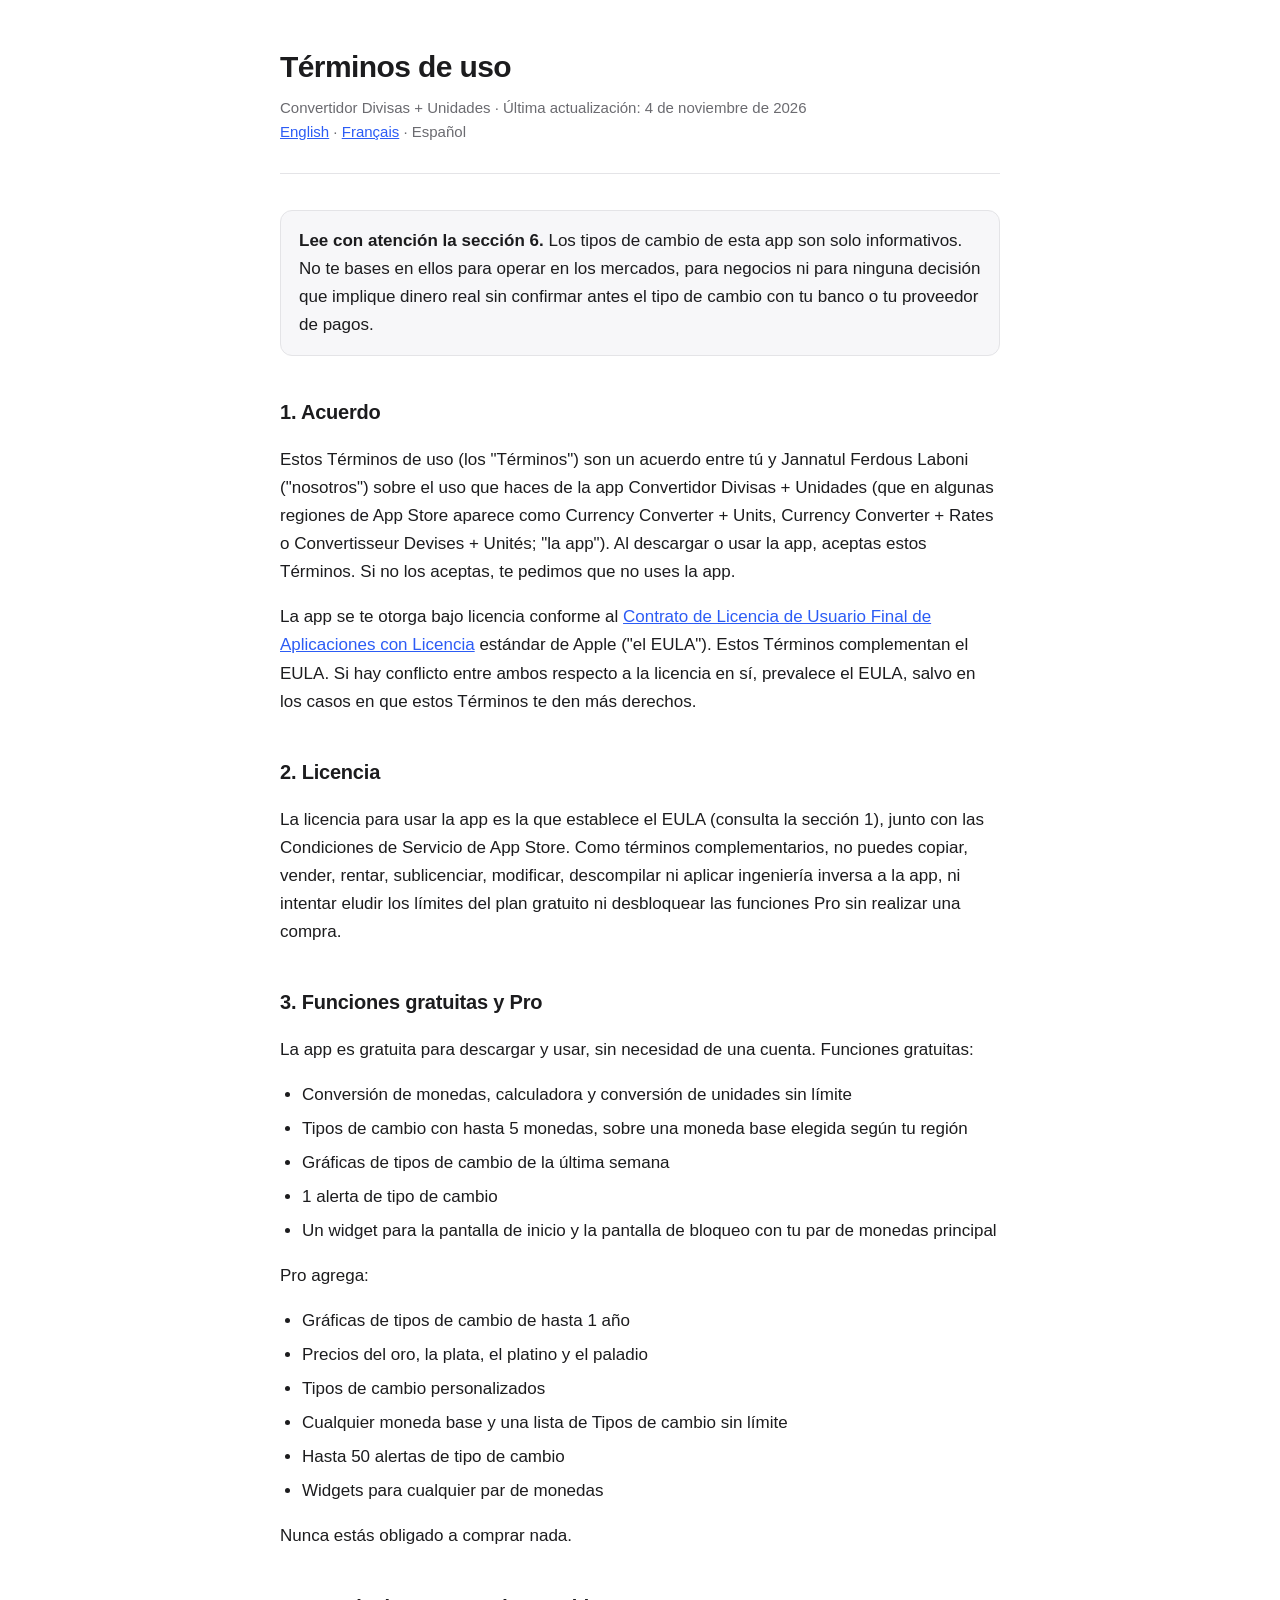
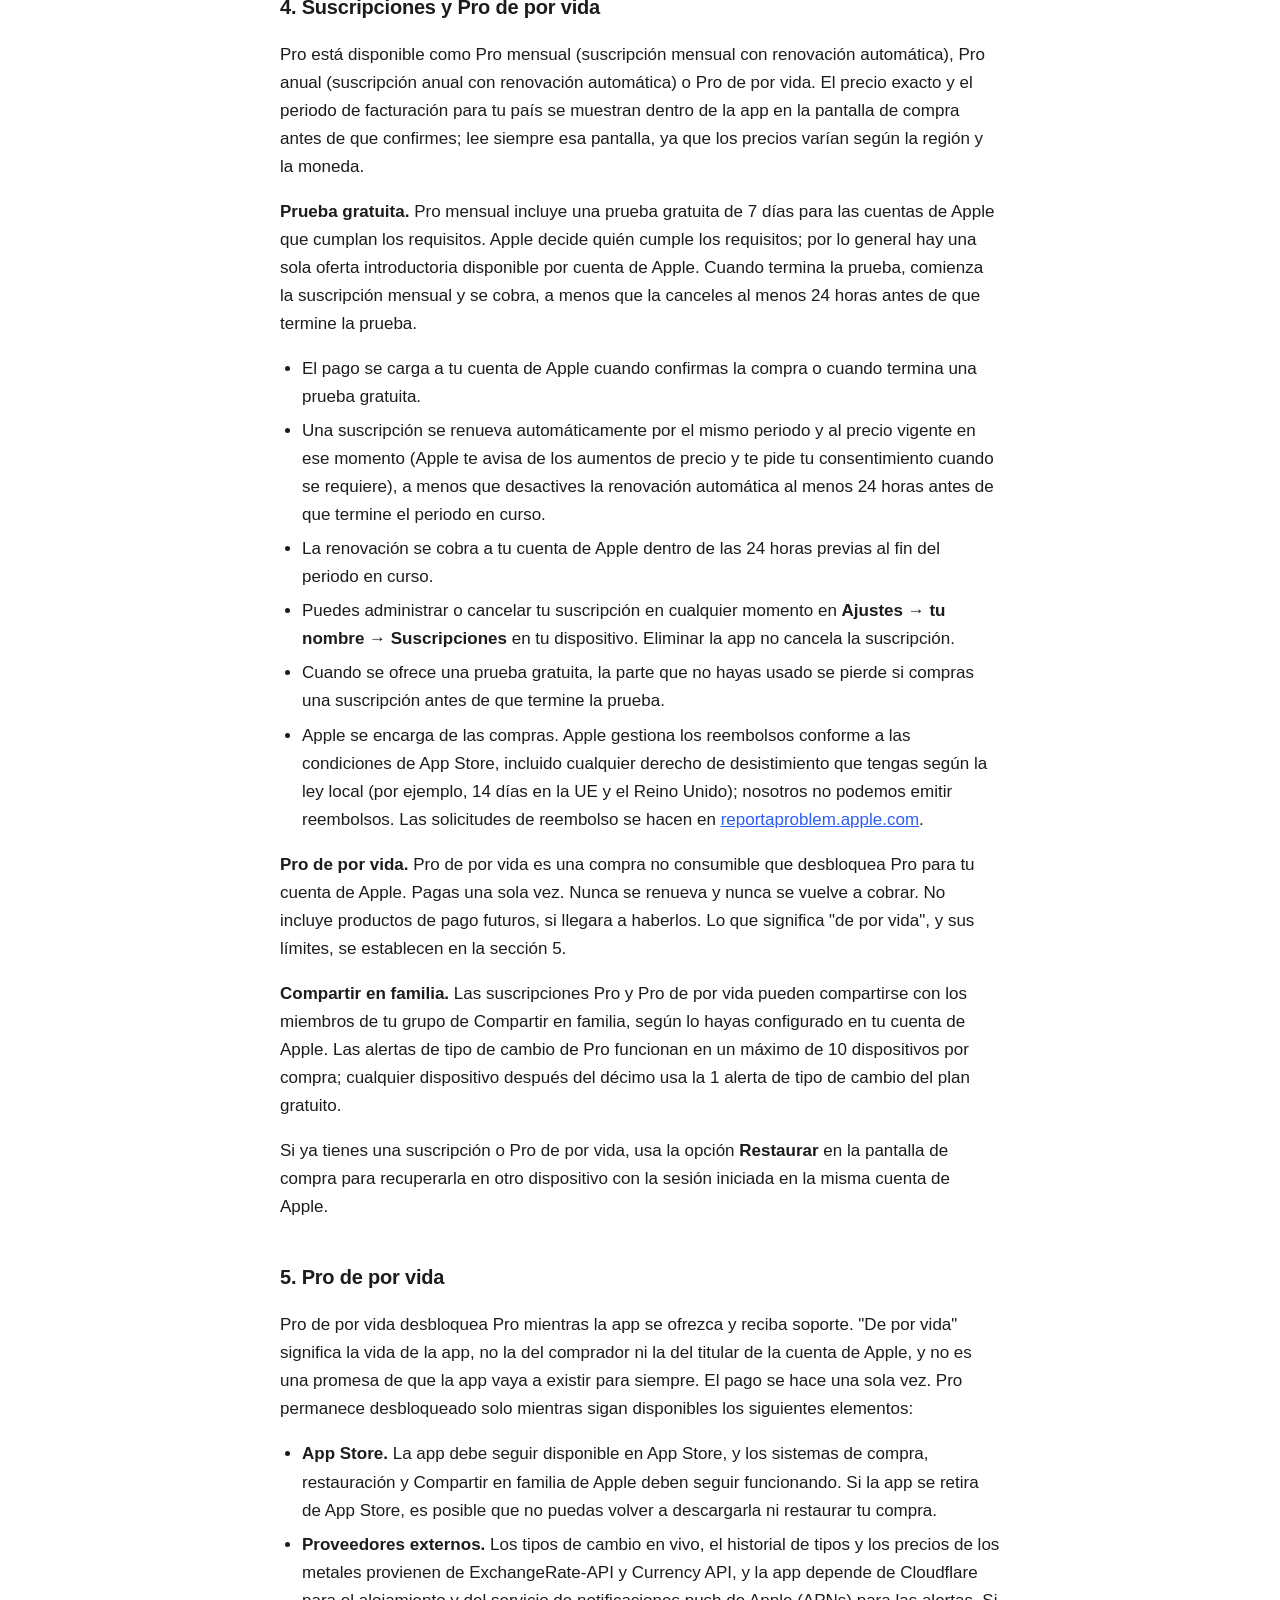
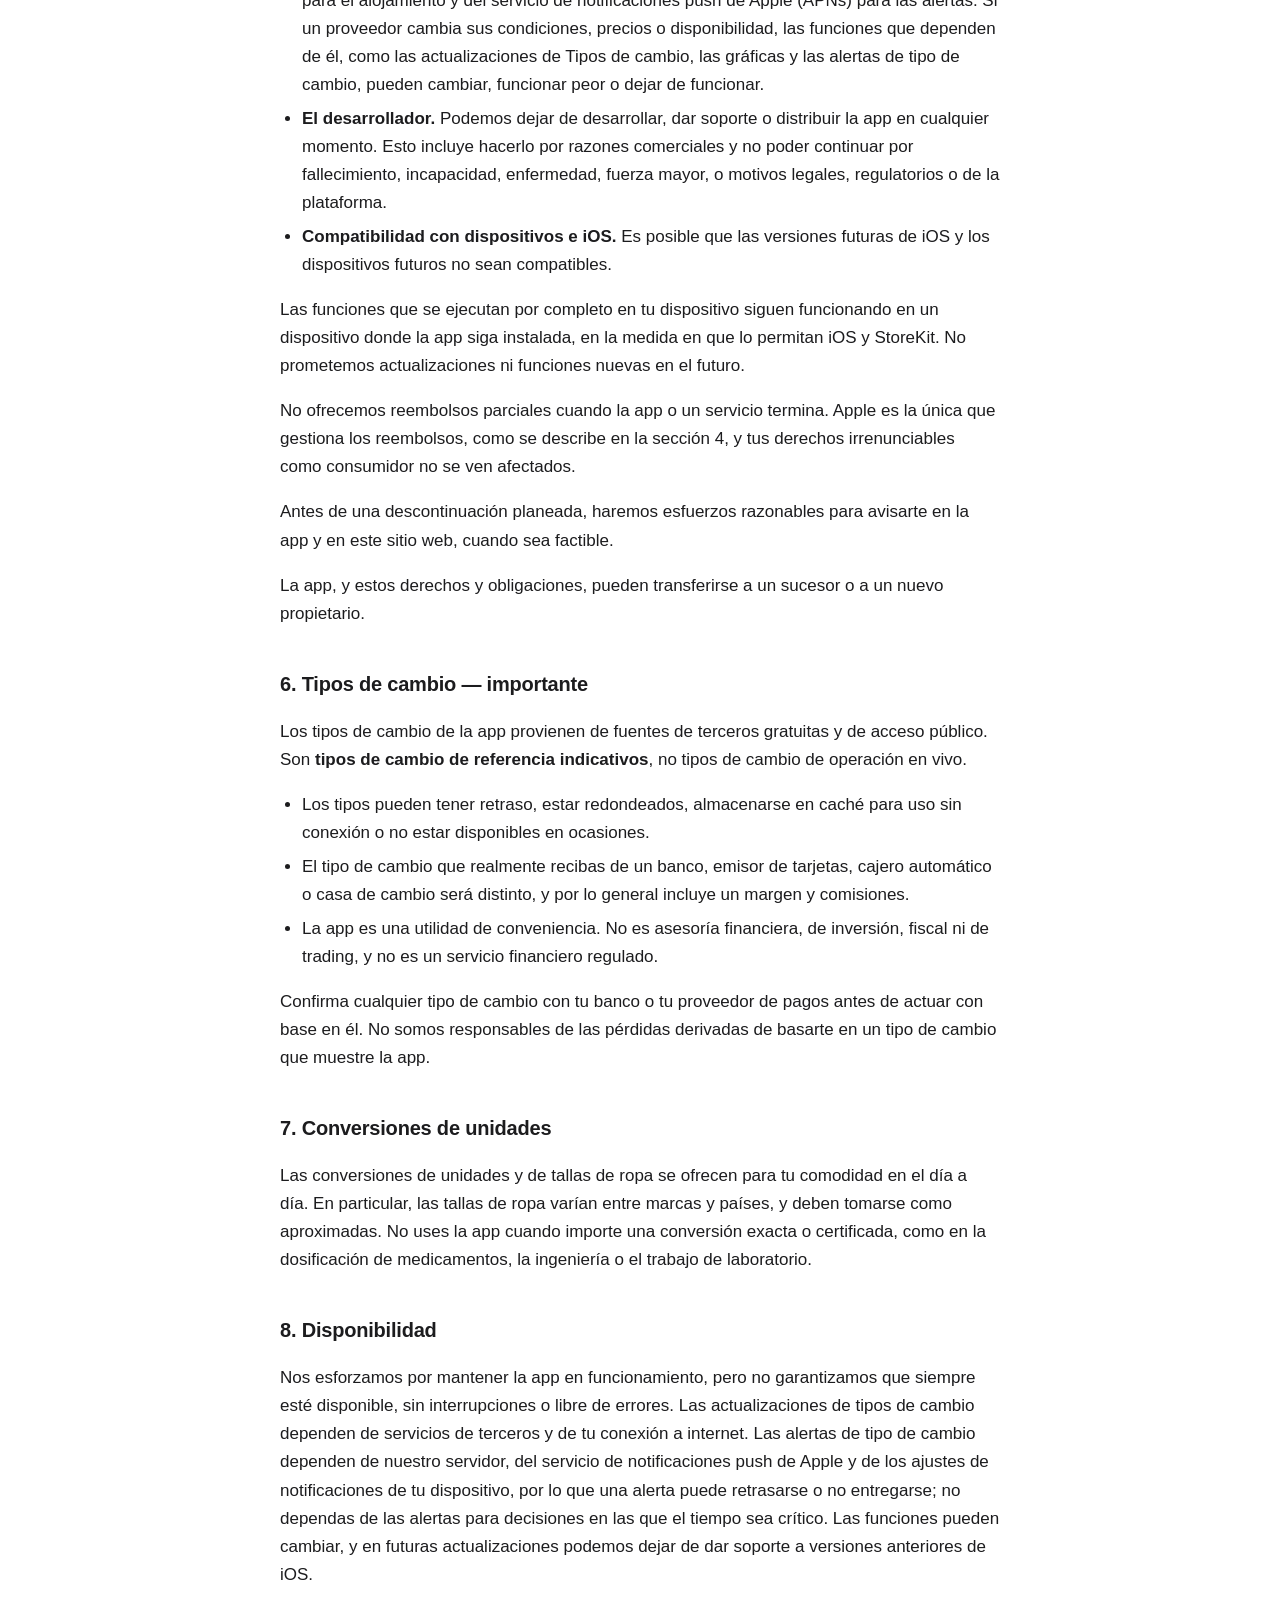
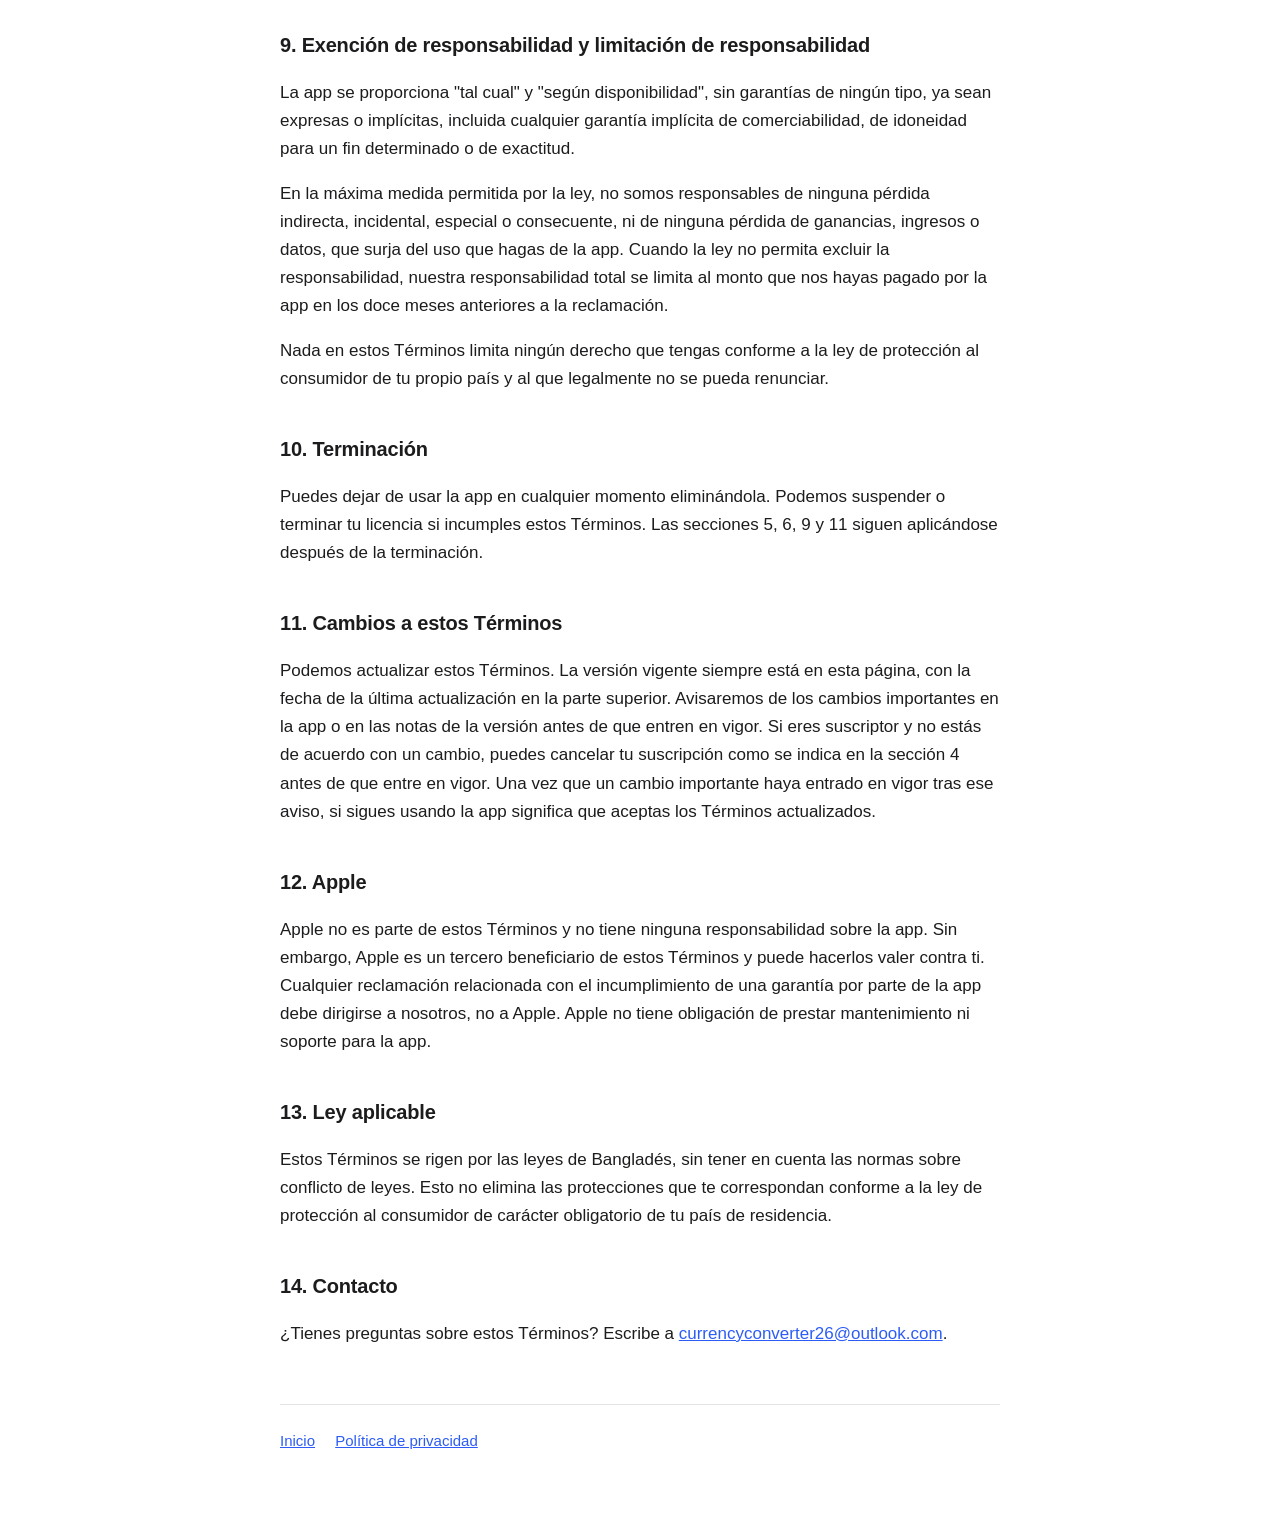
<file: es/terms.html>
<!doctype html>
<html lang="es-MX">
<head>
<meta charset="utf-8">
<meta name="viewport" content="width=device-width, initial-scale=1">
<title>Términos de uso — Convertidor Divisas + Unidades</title>
<link rel="stylesheet" href="../style.css">
</head>
<body>
<main>

<header>
  <h1>Términos de uso</h1>
  <p class="meta">Convertidor Divisas + Unidades · Última actualización: 4 de noviembre de 2026</p>
  <p class="meta"><a href="../terms.html" lang="en" hreflang="en">English</a> · <a href="../fr/terms.html" lang="fr" hreflang="fr">Français</a> · <span lang="es-MX">Español</span></p>
</header>

<div class="lede">
  <p><strong>Lee con atención la sección 6.</strong> Los tipos de cambio de esta app son solo informativos.
  No te bases en ellos para operar en los mercados, para negocios ni para ninguna decisión que implique dinero
  real sin confirmar antes el tipo de cambio con tu banco o tu proveedor de pagos.</p>
</div>

<h2>1. Acuerdo</h2>
<p>Estos Términos de uso (los "Términos") son un acuerdo entre tú y Jannatul Ferdous Laboni ("nosotros")
sobre el uso que haces de la app Convertidor Divisas + Unidades (que en algunas regiones de App Store aparece como Currency Converter + Units, Currency Converter + Rates o Convertisseur Devises + Unités; "la app"). Al descargar o usar la
app, aceptas estos Términos. Si no los aceptas, te pedimos que no uses la app.</p>
<p>La app se te otorga bajo licencia conforme al
<a href="https://www.apple.com/legal/internet-services/itunes/dev/stdeula/" rel="noopener">Contrato de Licencia de Usuario Final de Aplicaciones con Licencia</a>
estándar de Apple ("el EULA"). Estos Términos complementan el EULA. Si hay conflicto entre ambos respecto a la licencia en sí,
prevalece el EULA, salvo en los casos en que estos Términos te den más derechos.</p>

<h2>2. Licencia</h2>
<p>La licencia para usar la app es la que establece el EULA (consulta la sección 1), junto con las Condiciones de
Servicio de App Store. Como términos complementarios, no puedes copiar, vender, rentar, sublicenciar, modificar, descompilar
ni aplicar ingeniería inversa a la app, ni intentar eludir los límites del plan gratuito ni desbloquear las funciones Pro sin
realizar una compra.</p>

<h2>3. Funciones gratuitas y Pro</h2>
<p>La app es gratuita para descargar y usar, sin necesidad de una cuenta. Funciones gratuitas:</p>
<ul>
  <li>Conversión de monedas, calculadora y conversión de unidades sin límite</li>
  <li>Tipos de cambio con hasta 5 monedas, sobre una moneda base elegida según tu región</li>
  <li>Gráficas de tipos de cambio de la última semana</li>
  <li>1 alerta de tipo de cambio</li>
  <li>Un widget para la pantalla de inicio y la pantalla de bloqueo con tu par de monedas principal</li>
</ul>
<p>Pro agrega:</p>
<ul>
  <li>Gráficas de tipos de cambio de hasta 1 año</li>
  <li>Precios del oro, la plata, el platino y el paladio</li>
  <li>Tipos de cambio personalizados</li>
  <li>Cualquier moneda base y una lista de Tipos de cambio sin límite</li>
  <li>Hasta 50 alertas de tipo de cambio</li>
  <li>Widgets para cualquier par de monedas</li>
</ul>
<p>Nunca estás obligado a comprar nada.</p>

<h2>4. Suscripciones y Pro de por vida</h2>
<p>Pro está disponible como Pro mensual (suscripción mensual con renovación automática), Pro anual (suscripción anual con
renovación automática) o Pro de por vida. El precio exacto y el periodo de facturación para tu país se muestran dentro de la app
en la pantalla de compra antes de que confirmes; lee siempre esa pantalla, ya que los precios varían según la región y la moneda.</p>
<p><strong>Prueba gratuita.</strong> Pro mensual incluye una prueba gratuita de 7 días para las cuentas de Apple
que cumplan los requisitos. Apple decide quién cumple los requisitos; por lo general hay una sola oferta introductoria disponible por cuenta de Apple. Cuando
termina la prueba, comienza la suscripción mensual y se cobra, a menos que la canceles al menos 24 horas antes de que
termine la prueba.</p>
<ul>
  <li>El pago se carga a tu cuenta de Apple cuando confirmas la compra o cuando termina una prueba gratuita.</li>
  <li>Una suscripción se renueva automáticamente por el mismo periodo y al precio vigente en ese momento (Apple te avisa de los aumentos de precio y te pide tu consentimiento cuando se requiere), a menos que desactives
      la renovación automática al menos 24 horas antes de que termine el periodo en curso.</li>
  <li>La renovación se cobra a tu cuenta de Apple dentro de las 24 horas previas al fin del periodo en curso.</li>
  <li>Puedes administrar o cancelar tu suscripción en cualquier momento en
      <strong>Ajustes → tu nombre → Suscripciones</strong> en tu dispositivo. Eliminar la app no
      cancela la suscripción.</li>
  <li>Cuando se ofrece una prueba gratuita, la parte que no hayas usado se pierde si compras una suscripción antes de que
      termine la prueba.</li>
  <li>Apple se encarga de las compras. Apple gestiona los reembolsos conforme a las condiciones
      de App Store, incluido cualquier derecho de desistimiento que tengas según la ley local (por ejemplo, 14 días en la UE y el Reino Unido); nosotros no podemos emitir reembolsos. Las solicitudes de reembolso se hacen en
      <a href="https://reportaproblem.apple.com" rel="noopener">reportaproblem.apple.com</a>.</li>
</ul>
<p><strong>Pro de por vida.</strong> Pro de por vida es una compra no consumible que desbloquea Pro para tu
cuenta de Apple. Pagas una sola vez. Nunca se renueva y nunca se vuelve a cobrar. No incluye productos de pago
futuros, si llegara a haberlos. Lo que significa "de por vida", y sus límites, se establecen en la sección 5.</p>
<p><strong>Compartir en familia.</strong> Las suscripciones Pro y Pro de por vida pueden compartirse con los miembros
de tu grupo de Compartir en familia, según lo hayas configurado en tu cuenta de Apple. Las alertas de tipo de cambio de Pro funcionan en un máximo de 10 dispositivos por compra; cualquier dispositivo después del décimo usa la 1 alerta de tipo de cambio del plan gratuito.</p>
<p>Si ya tienes una suscripción o Pro de por vida, usa la opción <strong>Restaurar</strong> en
la pantalla de compra para recuperarla en otro dispositivo con la sesión iniciada en la misma cuenta de Apple.</p>

<h2>5. Pro de por vida</h2>
<p>Pro de por vida desbloquea Pro mientras la app se ofrezca y reciba soporte. "De por vida" significa la vida
de la app, no la del comprador ni la del titular de la cuenta de Apple, y no es una promesa de que la app
vaya a existir para siempre. El pago se hace una sola vez. Pro permanece desbloqueado solo mientras sigan
disponibles los siguientes elementos:</p>
<ul>
  <li><strong>App Store.</strong> La app debe seguir disponible en App Store, y los sistemas de compra,
      restauración y Compartir en familia de Apple deben seguir funcionando. Si la app se retira de App Store,
      es posible que no puedas volver a descargarla ni restaurar tu compra.</li>
  <li><strong>Proveedores externos.</strong> Los tipos de cambio en vivo, el historial de tipos y los precios de los metales provienen
      de ExchangeRate-API y Currency API, y la app depende de Cloudflare para el alojamiento y del servicio de notificaciones push de Apple (APNs)
      para las alertas. Si un proveedor cambia sus condiciones, precios o disponibilidad,
      las funciones que dependen de él, como las actualizaciones de Tipos de cambio, las gráficas y las alertas de tipo de cambio, pueden cambiar, funcionar peor
      o dejar de funcionar.</li>
  <li><strong>El desarrollador.</strong> Podemos dejar de desarrollar, dar soporte o distribuir la app en cualquier
      momento. Esto incluye hacerlo por razones comerciales y no poder continuar por fallecimiento,
      incapacidad, enfermedad, fuerza mayor, o motivos legales, regulatorios o de la plataforma.</li>
  <li><strong>Compatibilidad con dispositivos e iOS.</strong> Es posible que las versiones futuras de iOS y los dispositivos futuros no
      sean compatibles.</li>
</ul>
<p>Las funciones que se ejecutan por completo en tu dispositivo siguen funcionando en un dispositivo donde la app siga instalada, en la
medida en que lo permitan iOS y StoreKit. No prometemos actualizaciones ni funciones nuevas en el futuro.</p>
<p>No ofrecemos reembolsos parciales cuando la app o un servicio termina. Apple es la única que gestiona los reembolsos, como se
describe en la sección 4, y tus derechos irrenunciables como consumidor no se ven afectados.</p>
<p>Antes de una descontinuación planeada, haremos esfuerzos razonables para avisarte en la app y en este
sitio web, cuando sea factible.</p>
<p>La app, y estos derechos y obligaciones, pueden transferirse a un sucesor o a un nuevo propietario.</p>

<h2>6. Tipos de cambio — importante</h2>
<p>Los tipos de cambio de la app provienen de fuentes de terceros gratuitas y de acceso público. Son
<strong>tipos de cambio de referencia indicativos</strong>, no tipos de cambio de operación en vivo.</p>
<ul>
  <li>Los tipos pueden tener retraso, estar redondeados, almacenarse en caché para uso sin conexión o no estar disponibles en ocasiones.</li>
  <li>El tipo de cambio que realmente recibas de un banco, emisor de tarjetas, cajero automático o casa de cambio será distinto, y
      por lo general incluye un margen y comisiones.</li>
  <li>La app es una utilidad de conveniencia. No es asesoría financiera, de inversión, fiscal ni de trading, y
      no es un servicio financiero regulado.</li>
</ul>
<p>Confirma cualquier tipo de cambio con tu banco o tu proveedor de pagos antes de actuar con base en él. No somos responsables de las
pérdidas derivadas de basarte en un tipo de cambio que muestre la app.</p>

<h2>7. Conversiones de unidades</h2>
<p>Las conversiones de unidades y de tallas de ropa se ofrecen para tu comodidad en el día a día. En particular, las tallas de ropa
varían entre marcas y países, y deben tomarse como aproximadas. No uses la app
cuando importe una conversión exacta o certificada, como en la dosificación de medicamentos, la ingeniería o el trabajo de laboratorio.</p>

<h2>8. Disponibilidad</h2>
<p>Nos esforzamos por mantener la app en funcionamiento, pero no garantizamos que siempre esté disponible, sin interrupciones o
libre de errores. Las actualizaciones de tipos de cambio dependen de servicios de terceros y de tu conexión a internet. Las alertas de tipo de cambio dependen de nuestro servidor, del servicio de notificaciones push de Apple y de los ajustes de notificaciones de tu dispositivo, por lo que una alerta puede retrasarse o no entregarse; no dependas de las alertas para decisiones en las que el tiempo sea crítico. Las funciones pueden
cambiar, y en futuras actualizaciones podemos dejar de dar soporte a versiones anteriores de iOS.</p>

<h2>9. Exención de responsabilidad y limitación de responsabilidad</h2>
<p>La app se proporciona "tal cual" y "según disponibilidad", sin garantías de ningún tipo, ya sean expresas o
implícitas, incluida cualquier garantía implícita de comerciabilidad, de idoneidad para un fin determinado o de exactitud.</p>
<p>En la máxima medida permitida por la ley, no somos responsables de ninguna pérdida indirecta, incidental, especial o
consecuente, ni de ninguna pérdida de ganancias, ingresos o datos, que surja del uso que hagas de la app. Cuando la
ley no permita excluir la responsabilidad, nuestra responsabilidad total se limita al monto que nos hayas pagado por la app
en los doce meses anteriores a la reclamación.</p>
<p>Nada en estos Términos limita ningún derecho que tengas conforme a la ley de protección al consumidor de tu propio
país y al que legalmente no se pueda renunciar.</p>

<h2>10. Terminación</h2>
<p>Puedes dejar de usar la app en cualquier momento eliminándola. Podemos suspender o terminar tu licencia si
incumples estos Términos. Las secciones 5, 6, 9 y 11 siguen aplicándose después de la terminación.</p>

<h2>11. Cambios a estos Términos</h2>
<p>Podemos actualizar estos Términos. La versión vigente siempre está en esta página, con la fecha de la última
actualización en la parte superior. Avisaremos de los cambios importantes en la app o en las notas de la versión antes de que entren en vigor. Si eres suscriptor y no estás de acuerdo con un cambio, puedes cancelar tu suscripción como se indica en la sección 4 antes de que entre en vigor. Una vez que un cambio importante haya entrado en vigor tras ese aviso, si sigues usando la app significa que aceptas los Términos actualizados.</p>

<h2>12. Apple</h2>
<p>Apple no es parte de estos Términos y no tiene ninguna responsabilidad sobre la app. Sin embargo, Apple es un
tercero beneficiario de estos Términos y puede hacerlos valer contra ti. Cualquier reclamación relacionada con el
incumplimiento de una garantía por parte de la app debe dirigirse a nosotros, no a Apple. Apple no tiene obligación
de prestar mantenimiento ni soporte para la app.</p>

<h2>13. Ley aplicable</h2>
<p>Estos Términos se rigen por las leyes de Bangladés, sin tener en cuenta las normas sobre conflicto de leyes. Esto
no elimina las protecciones que te correspondan conforme a la ley de protección al consumidor de carácter obligatorio de tu país de
residencia.</p>

<h2>14. Contacto</h2>
<p>¿Tienes preguntas sobre estos Términos? Escribe a
<a href="mailto:currencyconverter26@outlook.com">currencyconverter26@outlook.com</a>.</p>

<footer>
  <a href="index.html">Inicio</a>
  <a href="privacy.html">Política de privacidad</a>
</footer>

</main>
</body>
</html>
</file>
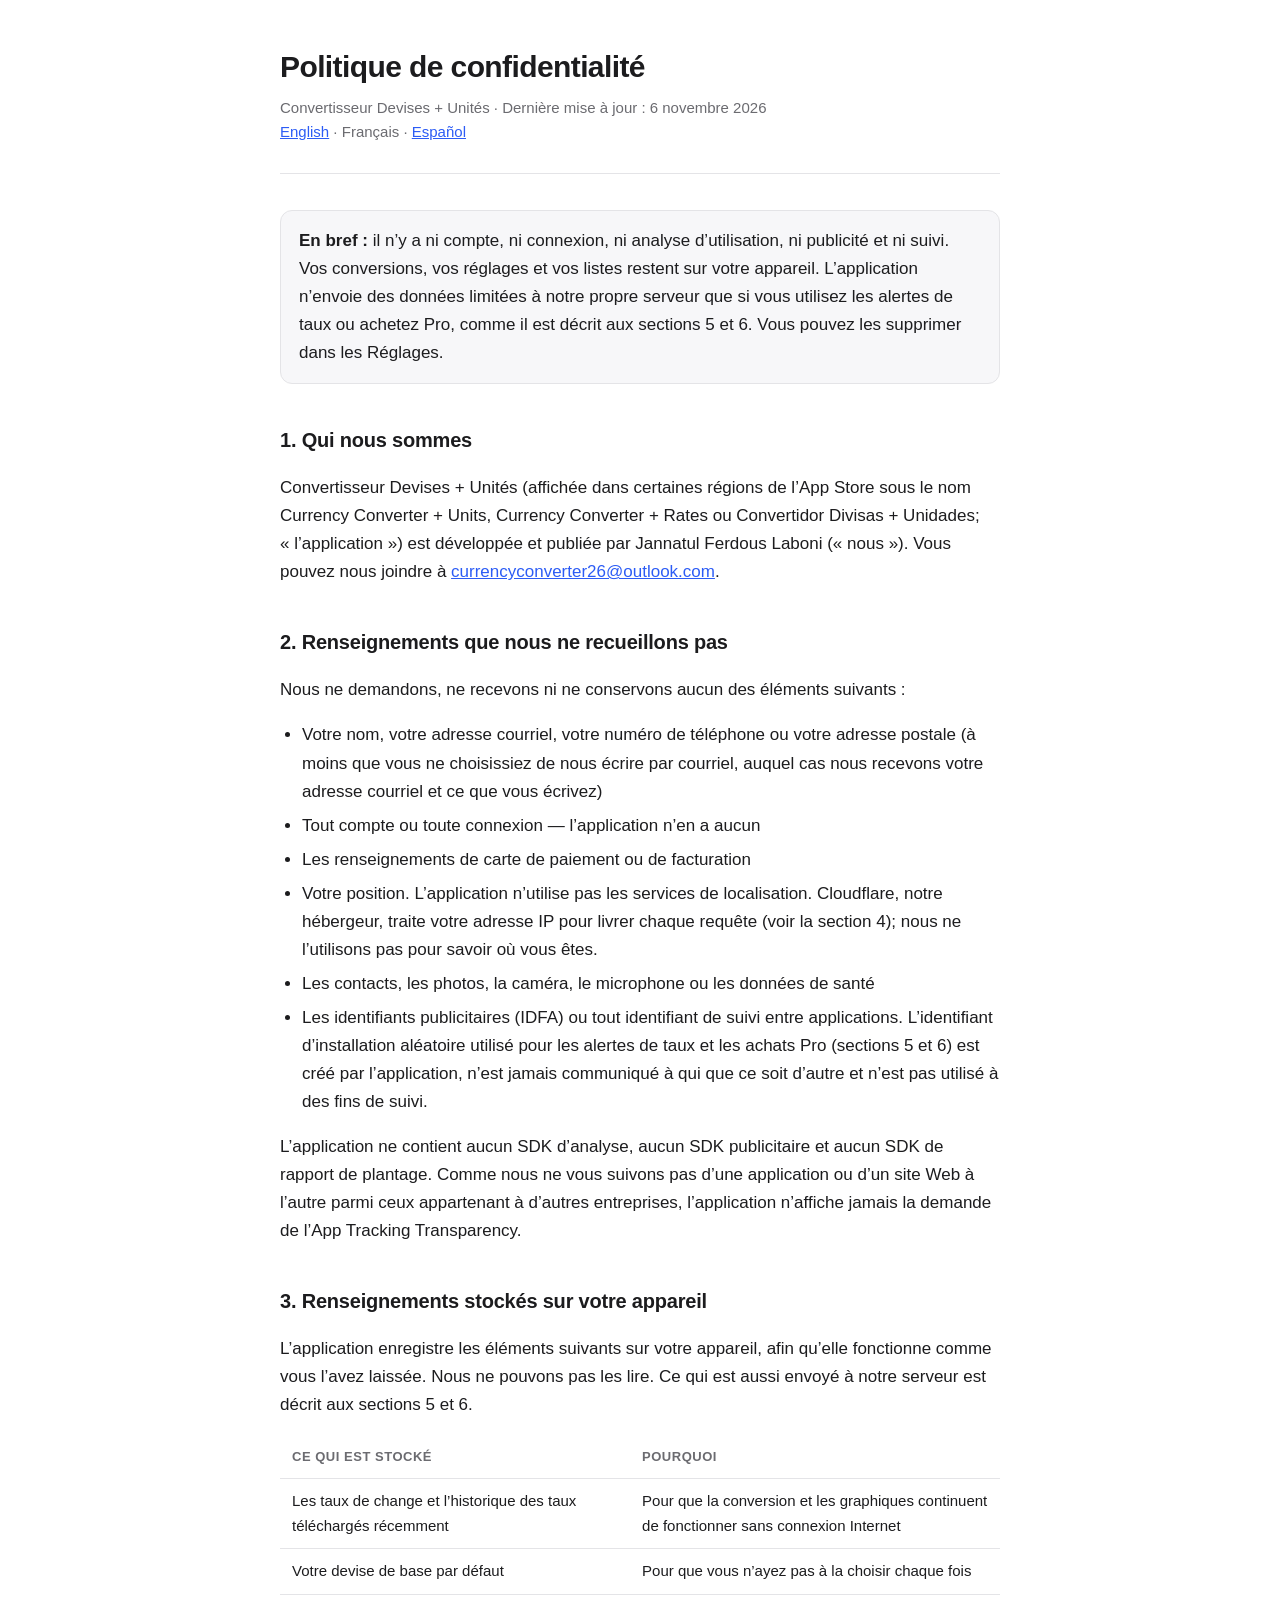
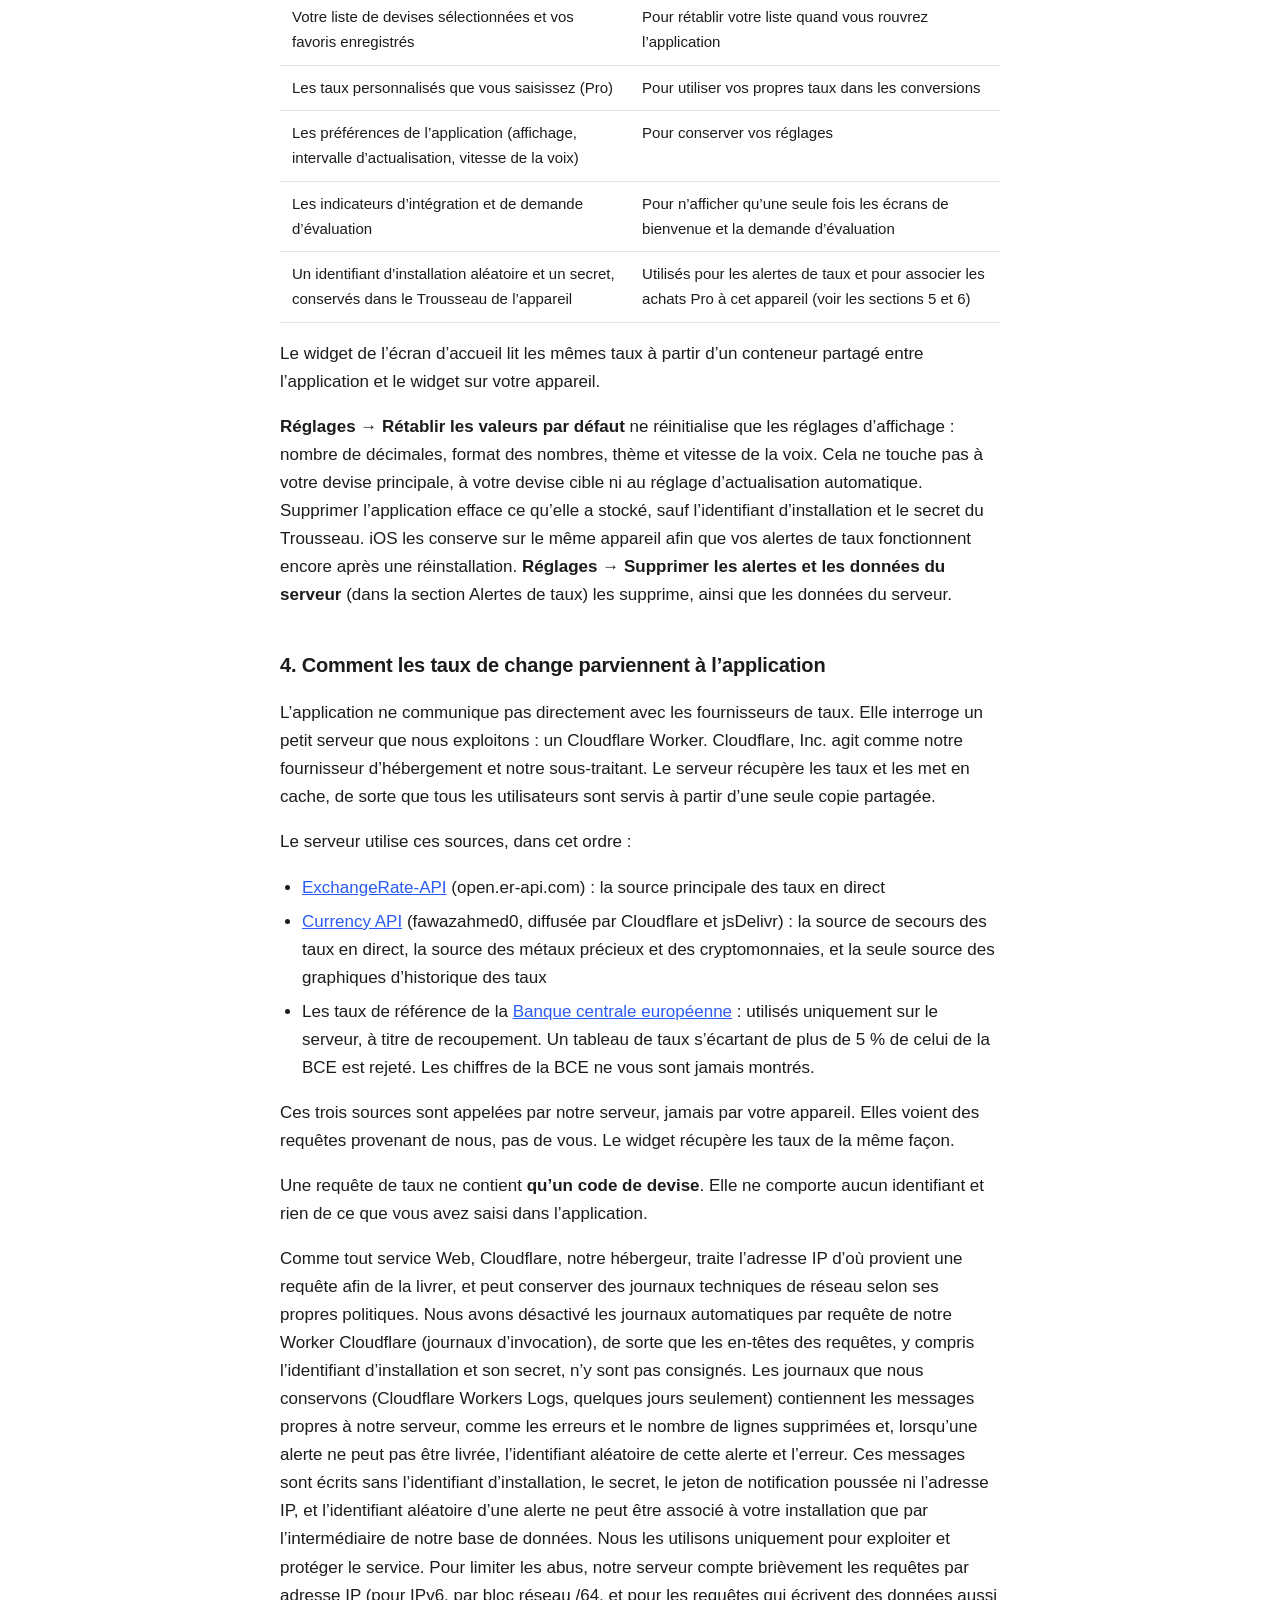
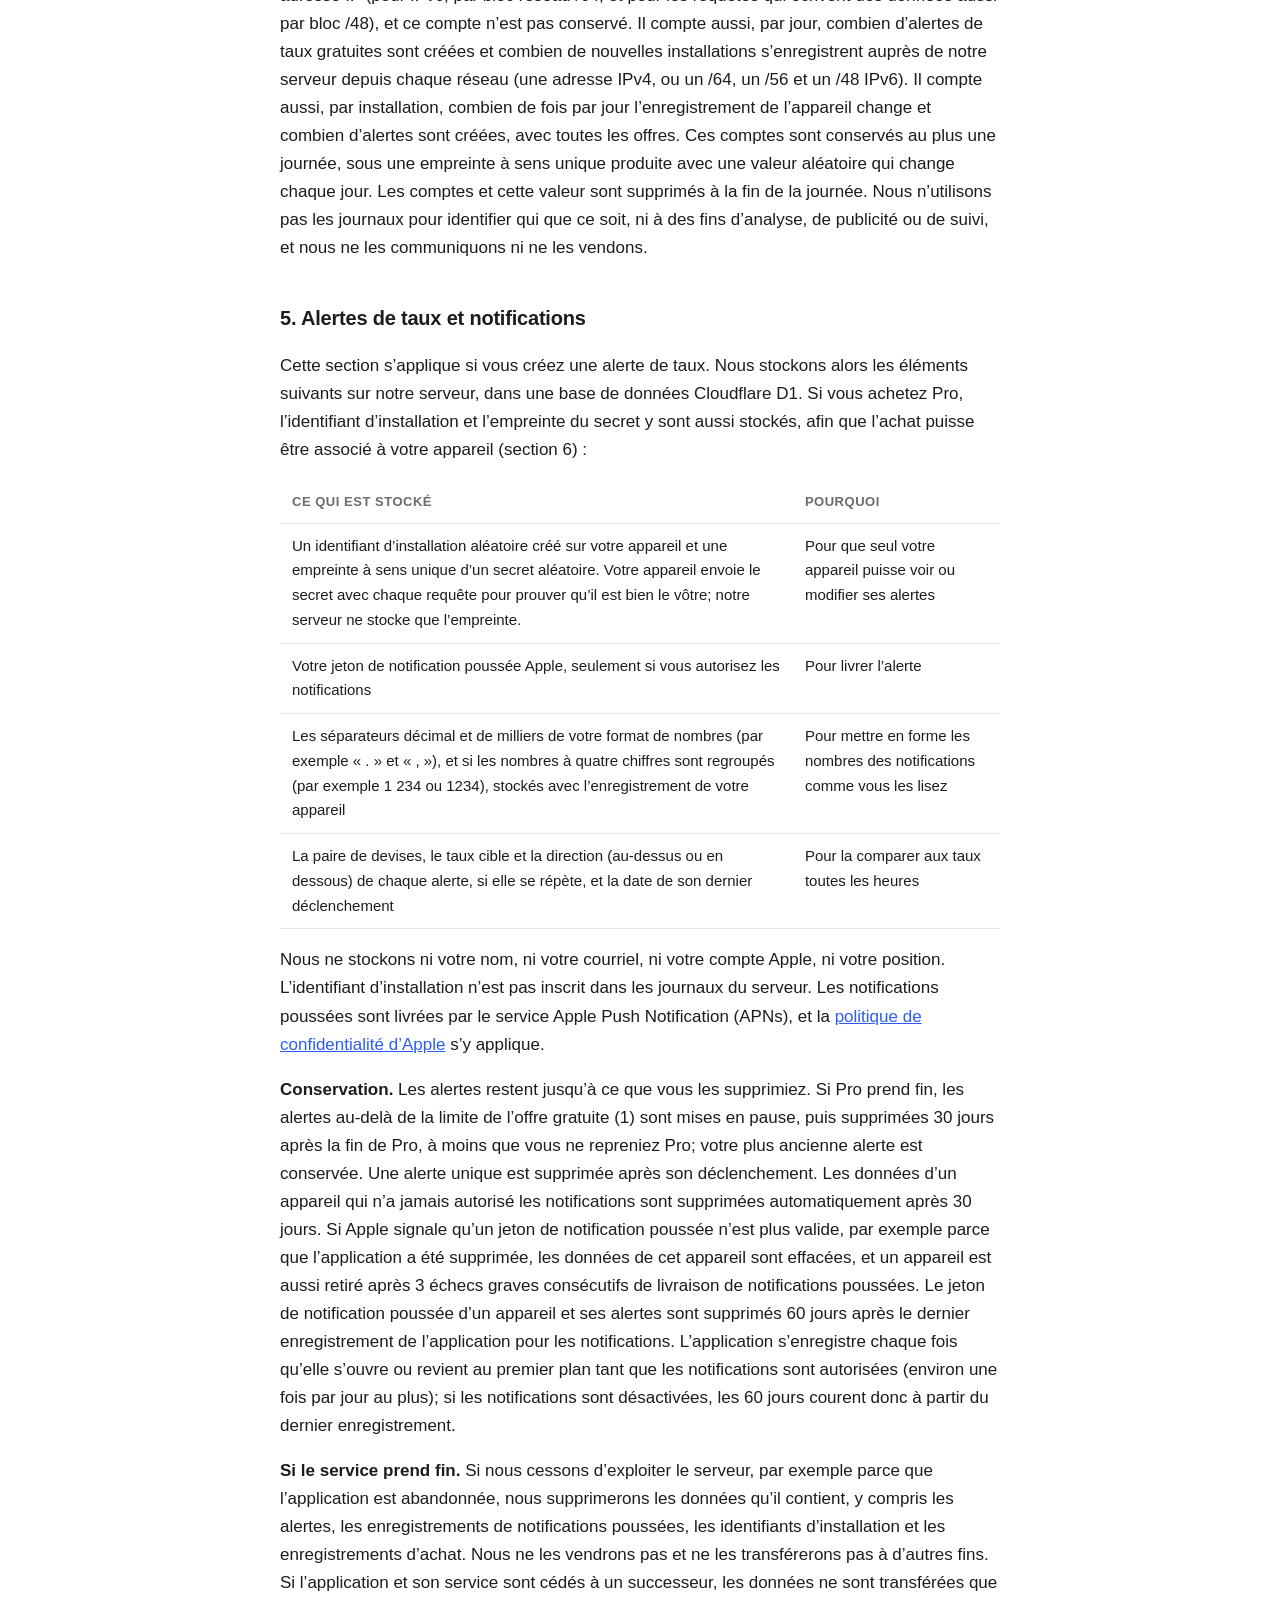
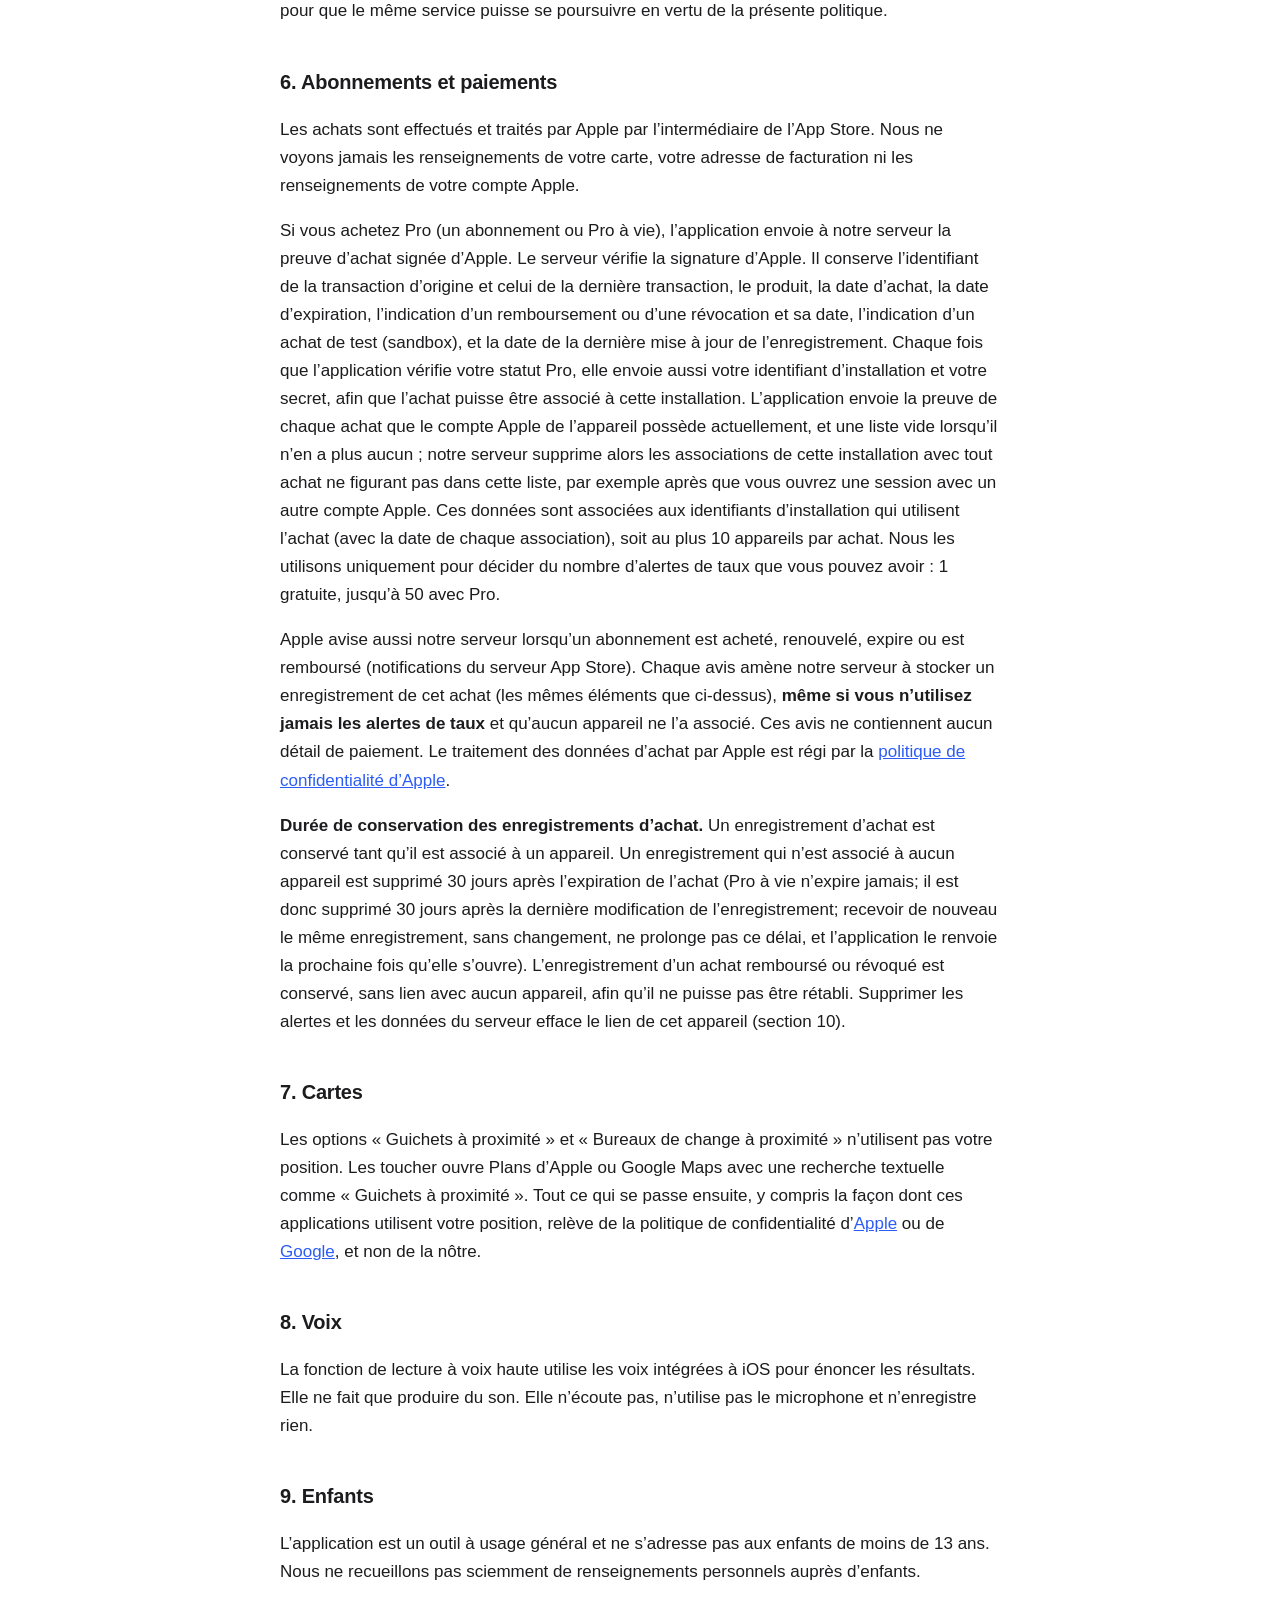
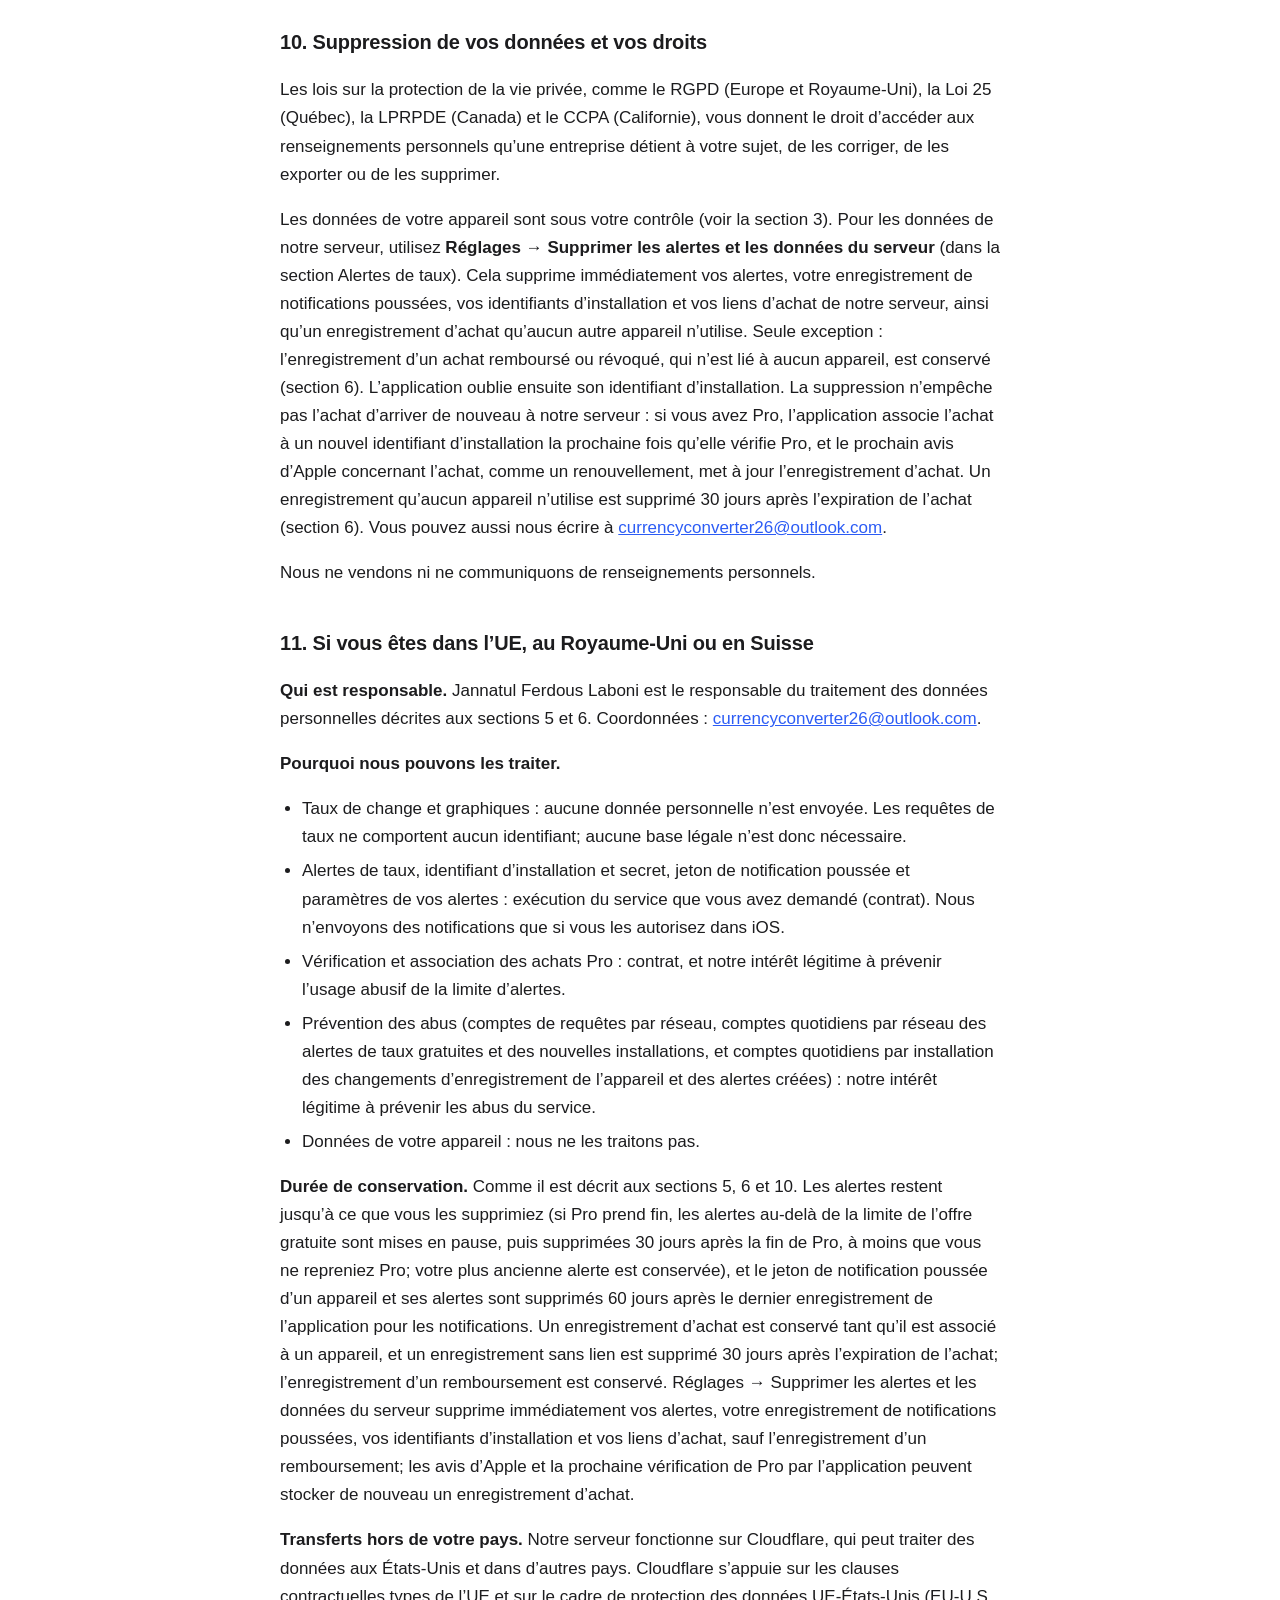
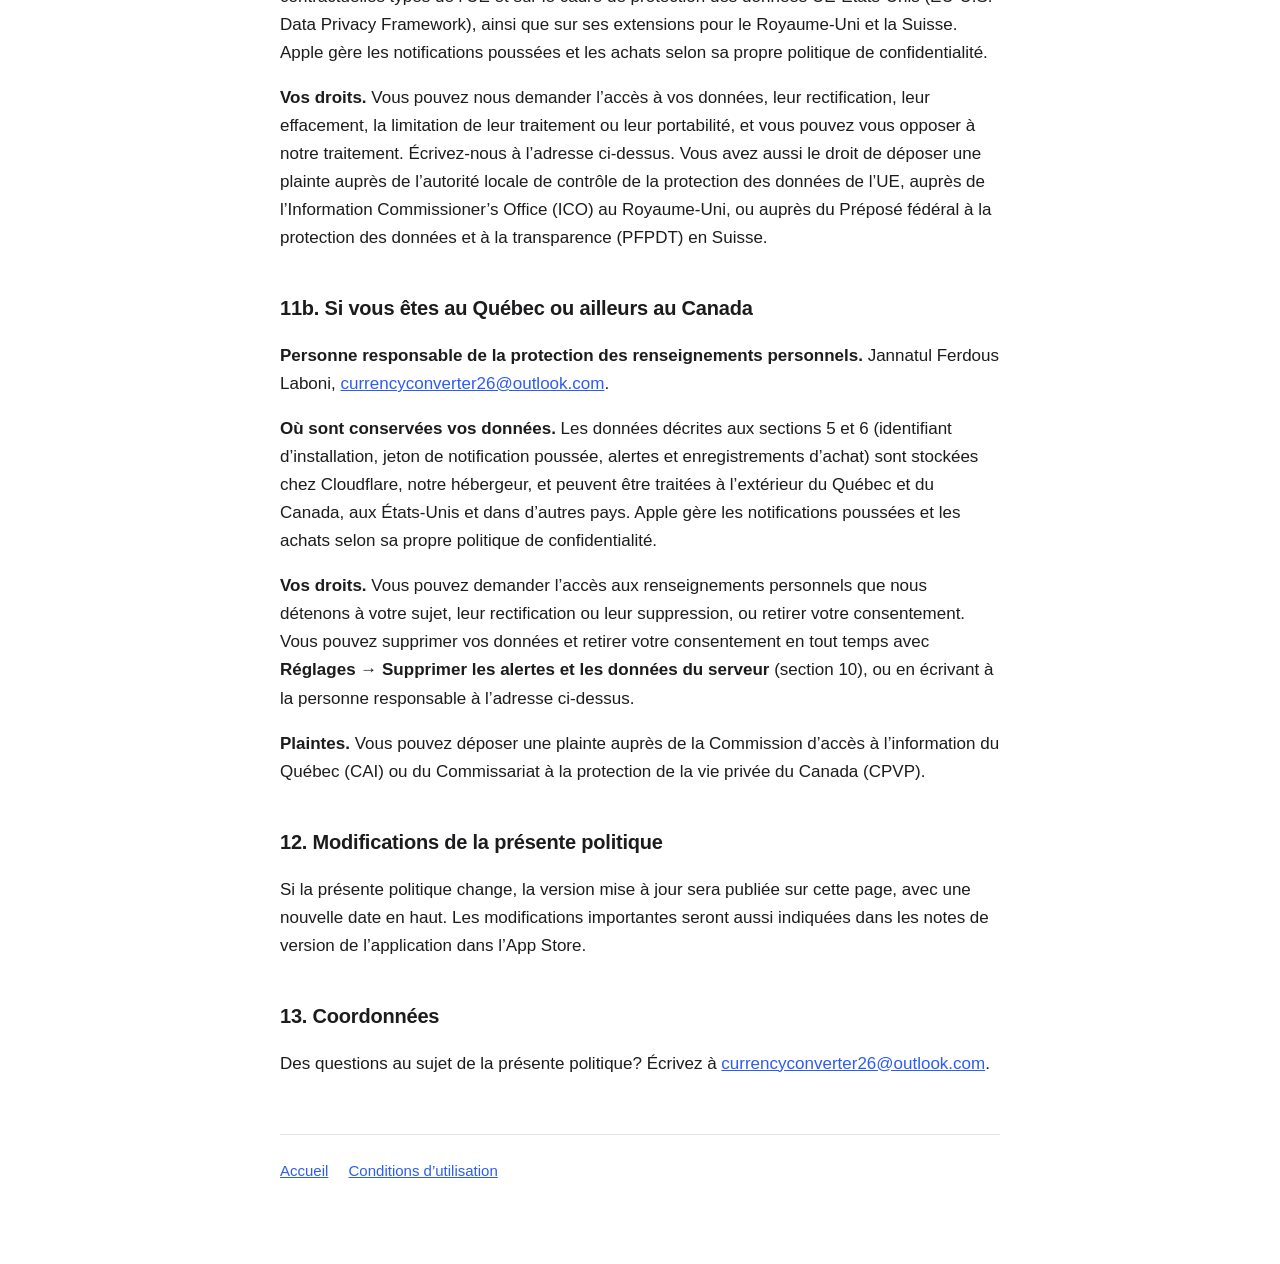
<file: fr/privacy.html>
<!doctype html>
<html lang="fr-CA">
<head>
<meta charset="utf-8">
<meta name="viewport" content="width=device-width, initial-scale=1">
<title>Politique de confidentialité — Convertisseur Devises + Unités</title>
<link rel="stylesheet" href="../style.css">
</head>
<body>
<main>

<header>
  <h1>Politique de confidentialité</h1>
  <p class="meta">Convertisseur Devises + Unités · Dernière mise à jour&nbsp;: 6 novembre 2026</p>
  <p class="meta"><a href="../privacy.html" lang="en" hreflang="en">English</a> · <span lang="fr-CA">Français</span> · <a href="../es/privacy.html" lang="es" hreflang="es">Español</a></p>
</header>

<div class="lede">
  <p><strong>En bref&nbsp;:</strong> il n’y a ni compte, ni connexion, ni analyse d’utilisation, ni publicité et
  ni suivi. Vos conversions, vos réglages et vos listes restent sur votre appareil. L’application n’envoie des données limitées à notre propre serveur que si vous utilisez les alertes de taux
  ou achetez Pro, comme il est décrit aux sections 5 et 6. Vous pouvez
  les supprimer dans les Réglages.</p>
</div>

<h2>1. Qui nous sommes</h2>
<p>Convertisseur Devises + Unités (affichée dans certaines régions de l’App Store sous le nom Currency Converter + Units, Currency Converter + Rates ou Convertidor Divisas + Unidades; «&nbsp;l’application&nbsp;») est développée et publiée par Jannatul Ferdous Laboni («&nbsp;nous&nbsp;»).
Vous pouvez nous joindre à <a href="mailto:currencyconverter26@outlook.com">currencyconverter26@outlook.com</a>.</p>

<h2>2. Renseignements que nous ne recueillons pas</h2>
<p>Nous ne demandons, ne recevons ni ne conservons aucun des éléments suivants&nbsp;:</p>
<ul>
  <li>Votre nom, votre adresse courriel, votre numéro de téléphone ou votre adresse postale (à moins que vous ne choisissiez de nous écrire par courriel, auquel cas nous recevons votre adresse courriel et ce que vous écrivez)</li>
  <li>Tout compte ou toute connexion — l’application n’en a aucun</li>
  <li>Les renseignements de carte de paiement ou de facturation</li>
  <li>Votre position. L’application n’utilise pas les services de localisation. Cloudflare, notre hébergeur, traite votre adresse IP pour livrer chaque requête (voir la section 4); nous ne l’utilisons pas pour savoir où vous êtes.</li>
  <li>Les contacts, les photos, la caméra, le microphone ou les données de santé</li>
  <li>Les identifiants publicitaires (IDFA) ou tout identifiant de suivi entre applications. L’identifiant d’installation aléatoire utilisé pour les alertes de taux et les achats Pro (sections 5 et 6) est créé par l’application, n’est jamais communiqué à qui que ce soit d’autre et n’est pas utilisé à des fins de suivi.</li>
</ul>
<p>L’application ne contient aucun SDK d’analyse, aucun SDK publicitaire et aucun SDK de rapport de plantage. Comme nous
ne vous suivons pas d’une application ou d’un site Web à l’autre parmi ceux appartenant à d’autres entreprises, l’application n’affiche jamais la
demande de l’App Tracking Transparency.</p>

<h2>3. Renseignements stockés sur votre appareil</h2>
<p>L’application enregistre les éléments suivants sur votre appareil, afin qu’elle fonctionne comme vous l’avez laissée. Nous ne pouvons pas
les lire. Ce qui est aussi envoyé à notre serveur est décrit aux sections 5 et 6.</p>

<table>
  <tr><th>Ce qui est stocké</th><th>Pourquoi</th></tr>
  <tr><td>Les taux de change et l’historique des taux téléchargés récemment</td><td>Pour que la conversion et les graphiques continuent de fonctionner sans connexion Internet</td></tr>
  <tr><td>Votre devise de base par défaut</td><td>Pour que vous n’ayez pas à la choisir chaque fois</td></tr>
  <tr><td>Votre liste de devises sélectionnées et vos favoris enregistrés</td><td>Pour rétablir votre liste quand vous rouvrez l’application</td></tr>
  <tr><td>Les taux personnalisés que vous saisissez (Pro)</td><td>Pour utiliser vos propres taux dans les conversions</td></tr>
  <tr><td>Les préférences de l’application (affichage, intervalle d’actualisation, vitesse de la voix)</td><td>Pour conserver vos réglages</td></tr>
  <tr><td>Les indicateurs d’intégration et de demande d’évaluation</td><td>Pour n’afficher qu’une seule fois les écrans de bienvenue et la demande d’évaluation</td></tr>
  <tr><td>Un identifiant d’installation aléatoire et un secret, conservés dans le Trousseau de l’appareil</td><td>Utilisés pour les alertes de taux et pour associer les achats Pro à cet appareil (voir les sections 5 et 6)</td></tr>
</table>

<p>Le widget de l’écran d’accueil lit les mêmes taux à partir d’un conteneur partagé entre l’application et le widget
sur votre appareil.</p>

<p><strong>Réglages → Rétablir les valeurs par défaut</strong> ne réinitialise que les réglages d’affichage&nbsp;: nombre de décimales, format
des nombres, thème et vitesse de la voix. Cela ne touche pas à votre devise principale, à votre devise cible ni au réglage d’actualisation automatique. Supprimer l’application efface
ce qu’elle a stocké, sauf l’identifiant d’installation et le secret du Trousseau. iOS les conserve sur le même appareil afin que vos
alertes de taux fonctionnent encore après une réinstallation. <strong>Réglages → Supprimer les alertes et les données du serveur</strong> (dans la section Alertes de taux)
les supprime, ainsi que les données du serveur.</p>

<h2>4. Comment les taux de change parviennent à l’application</h2>
<p>L’application ne communique pas directement avec les fournisseurs de taux. Elle interroge un petit serveur que nous exploitons&nbsp;: un Cloudflare
Worker. Cloudflare, Inc. agit comme notre fournisseur d’hébergement et notre sous-traitant. Le serveur récupère les taux et les
met en cache, de sorte que tous les utilisateurs sont servis à partir d’une seule copie partagée.</p>

<p>Le serveur utilise ces sources, dans cet ordre&nbsp;:</p>
<ul>
  <li><a href="https://www.exchangerate-api.com/" rel="noopener">ExchangeRate-API</a> (open.er-api.com)&nbsp;: la source principale des taux en direct</li>
  <li><a href="https://github.com/fawazahmed0/exchange-api" rel="noopener">Currency API</a> (fawazahmed0, diffusée par Cloudflare et jsDelivr)&nbsp;: la source de secours des taux en direct, la source des métaux précieux et des cryptomonnaies, et la seule source des graphiques d’historique des taux</li>
  <li>Les taux de référence de la <a href="https://www.ecb.europa.eu/" rel="noopener">Banque centrale européenne</a>&nbsp;: utilisés uniquement sur le serveur, à titre de recoupement. Un tableau de taux s’écartant de plus de 5&nbsp;% de celui de la BCE est rejeté. Les chiffres de la BCE ne vous sont jamais montrés.</li>
</ul>
<p>Ces trois sources sont appelées par notre serveur, jamais par votre appareil. Elles voient des requêtes provenant de nous, pas de vous.
Le widget récupère les taux de la même façon.</p>

<p>Une requête de taux ne contient <strong>qu’un code de devise</strong>. Elle ne comporte aucun identifiant et rien de ce que vous
avez saisi dans l’application.</p>

<p>Comme tout service Web, Cloudflare, notre hébergeur, traite l’adresse IP d’où provient une requête afin de la livrer, et peut
conserver des journaux techniques de réseau selon ses propres politiques. Nous avons désactivé les journaux automatiques par requête de notre
Worker Cloudflare (journaux d’invocation), de sorte que les en-têtes des requêtes, y compris l’identifiant d’installation et son secret, n’y sont pas
consignés. Les journaux que nous conservons (Cloudflare Workers Logs, quelques jours seulement) contiennent les messages propres à notre serveur,
comme les erreurs et le nombre de lignes supprimées et, lorsqu’une alerte ne peut pas être livrée, l’identifiant aléatoire de cette alerte et l’erreur. Ces messages sont écrits sans l’identifiant d’installation, le secret, le jeton de notification poussée
ni l’adresse IP, et l’identifiant aléatoire d’une alerte ne peut être associé à votre installation que par l’intermédiaire de notre base de données. Nous les utilisons uniquement pour exploiter et protéger le service. Pour limiter les abus, notre serveur compte brièvement les requêtes par adresse
IP (pour IPv6, par bloc réseau /64, et pour les requêtes qui écrivent des données aussi par bloc /48), et ce compte n’est pas conservé. Il compte aussi, par jour, combien d’alertes de taux gratuites sont créées et combien de nouvelles installations s’enregistrent auprès de notre serveur depuis chaque réseau (une adresse IPv4, ou un /64, un /56 et un /48 IPv6). Il compte aussi, par installation, combien de fois par jour l’enregistrement de l’appareil change et combien d’alertes sont créées, avec toutes les offres. Ces comptes sont conservés au plus une journée, sous une empreinte à sens unique produite avec une valeur aléatoire qui change chaque jour. Les comptes et cette valeur sont supprimés à la fin de la journée. Nous n’utilisons pas les journaux pour identifier qui que ce soit, ni à des fins d’analyse,
de publicité ou de suivi, et nous ne les communiquons ni ne les vendons.</p>

<h2>5. Alertes de taux et notifications</h2>
<p>Cette section s’applique si vous créez une alerte de taux. Nous stockons alors les éléments suivants sur notre serveur, dans
une base de données Cloudflare D1. Si vous achetez Pro, l’identifiant d’installation et l’empreinte du secret y sont aussi stockés, afin que
l’achat puisse être associé à votre appareil (section 6)&nbsp;:</p>

<table>
  <tr><th>Ce qui est stocké</th><th>Pourquoi</th></tr>
  <tr><td>Un identifiant d’installation aléatoire créé sur votre appareil et une empreinte à sens unique d’un secret aléatoire. Votre appareil envoie le secret avec chaque requête pour prouver qu’il est bien le vôtre; notre serveur ne stocke que l’empreinte.</td><td>Pour que seul votre appareil puisse voir ou modifier ses alertes</td></tr>
  <tr><td>Votre jeton de notification poussée Apple, seulement si vous autorisez les notifications</td><td>Pour livrer l’alerte</td></tr>
  <tr><td>Les séparateurs décimal et de milliers de votre format de nombres (par exemple «&nbsp;.&nbsp;» et «&nbsp;,&nbsp;»), et si les nombres à quatre chiffres sont regroupés (par exemple 1&nbsp;234 ou 1234), stockés avec l’enregistrement de votre appareil</td><td>Pour mettre en forme les nombres des notifications comme vous les lisez</td></tr>
  <tr><td>La paire de devises, le taux cible et la direction (au-dessus ou en dessous) de chaque alerte, si elle se répète, et la date de son dernier déclenchement</td><td>Pour la comparer aux taux toutes les heures</td></tr>
</table>

<p>Nous ne stockons ni votre nom, ni votre courriel, ni votre compte Apple, ni votre position. L’identifiant d’installation n’est pas inscrit dans les
journaux du serveur. Les notifications poussées sont livrées par le service Apple Push Notification (APNs), et
la <a href="https://www.apple.com/legal/privacy/" rel="noopener">politique de confidentialité d’Apple</a> s’y applique.</p>

<p><strong>Conservation.</strong> Les alertes restent jusqu’à ce que vous les supprimiez. Si Pro prend fin, les alertes au-delà de la limite de l’offre gratuite (1) sont mises en pause, puis supprimées 30 jours après la fin de Pro, à moins que vous ne repreniez Pro; votre plus ancienne alerte est conservée. Une alerte unique est supprimée après
son déclenchement. Les données d’un appareil qui n’a jamais autorisé les notifications sont supprimées automatiquement après 30 jours. Si
Apple signale qu’un jeton de notification poussée n’est plus valide, par exemple parce que l’application a été supprimée, les données de cet
appareil sont effacées, et un appareil est aussi retiré après 3 échecs graves consécutifs de livraison de notifications poussées. Le jeton de notification
poussée d’un appareil et ses alertes sont supprimés 60 jours après le dernier enregistrement de l’application pour les notifications. L’application s’enregistre chaque fois qu’elle s’ouvre ou revient au premier plan tant que les notifications sont autorisées (environ une fois par jour au plus); si les notifications sont désactivées, les 60 jours courent donc à partir du dernier enregistrement.</p>

<p><strong>Si le service prend fin.</strong> Si nous cessons d’exploiter le serveur, par exemple parce que l’application est
abandonnée, nous supprimerons les données qu’il contient, y compris les alertes, les enregistrements de notifications poussées, les identifiants
d’installation et les enregistrements d’achat. Nous ne les vendrons pas et ne les transférerons pas à d’autres fins.
Si l’application et son service sont cédés à un successeur, les données ne sont transférées que pour que le même
service puisse se poursuivre en vertu de la présente politique.</p>

<h2>6. Abonnements et paiements</h2>
<p>Les achats sont effectués et traités par Apple par l’intermédiaire de l’App Store. Nous ne voyons jamais les renseignements de votre carte,
votre adresse de facturation ni les renseignements de votre compte Apple.</p>

<p>Si vous achetez Pro (un abonnement ou Pro à vie), l’application envoie à notre serveur la preuve d’achat
signée d’Apple. Le serveur vérifie la signature d’Apple. Il conserve l’identifiant de la transaction d’origine et celui de la dernière transaction, le produit, la date d’achat, la date d’expiration,
l’indication d’un remboursement ou d’une révocation et sa date, l’indication d’un achat de test (sandbox), et la date de la dernière
mise à jour de l’enregistrement. Chaque fois que l’application vérifie votre statut Pro,
elle envoie aussi votre identifiant d’installation et votre secret, afin que l’achat puisse être associé à cette installation. L’application envoie la preuve de chaque achat que le compte Apple de l’appareil possède actuellement, et une liste vide lorsqu’il n’en a plus aucun&nbsp;; notre serveur supprime alors les associations de cette installation avec tout achat ne figurant pas dans cette liste, par exemple après que vous ouvrez une session avec un autre compte Apple. Ces
données sont associées aux identifiants d’installation qui utilisent l’achat (avec la date de chaque association), soit au plus 10 appareils par achat. Nous les utilisons uniquement
pour décider du nombre d’alertes de taux que vous pouvez avoir&nbsp;: 1 gratuite, jusqu’à 50 avec Pro.</p>

<p>Apple avise aussi notre serveur lorsqu’un abonnement est acheté, renouvelé, expire ou est remboursé (notifications du serveur
App Store). Chaque avis amène notre serveur à stocker un enregistrement de cet achat (les mêmes éléments que ci-dessus),
<strong>même si vous n’utilisez jamais les alertes de taux</strong> et qu’aucun appareil ne l’a associé. Ces avis ne contiennent aucun détail de paiement.
Le traitement des données d’achat par Apple est régi par la
<a href="https://www.apple.com/legal/privacy/" rel="noopener">politique de confidentialité d’Apple</a>.</p>

<p><strong>Durée de conservation des enregistrements d’achat.</strong> Un enregistrement d’achat est conservé tant qu’il est associé à un
appareil. Un enregistrement qui n’est associé à aucun appareil est supprimé 30 jours après l’expiration de l’achat (Pro à vie
n’expire jamais; il est donc supprimé 30 jours après la dernière modification de l’enregistrement; recevoir de nouveau le même enregistrement, sans changement, ne prolonge pas ce délai, et l’application le renvoie la prochaine fois qu’elle s’ouvre). L’enregistrement d’un achat
remboursé ou révoqué est conservé, sans lien avec aucun appareil, afin qu’il ne puisse pas être rétabli.
Supprimer les alertes et les données du serveur efface le lien de cet appareil (section 10).</p>

<h2>7. Cartes</h2>
<p>Les options «&nbsp;Guichets à proximité&nbsp;» et «&nbsp;Bureaux de change à proximité&nbsp;» n’utilisent pas votre position. Les toucher
ouvre Plans d’Apple ou Google Maps avec une recherche textuelle comme «&nbsp;Guichets à proximité&nbsp;». Tout ce qui se passe
ensuite, y compris la façon dont ces applications utilisent votre position, relève de la politique de confidentialité
d’<a href="https://www.apple.com/legal/privacy/" rel="noopener">Apple</a> ou de
<a href="https://policies.google.com/privacy" rel="noopener">Google</a>, et non de la nôtre.</p>

<h2>8. Voix</h2>
<p>La fonction de lecture à voix haute utilise les voix intégrées à iOS pour énoncer les résultats. Elle ne fait que
produire du son. Elle n’écoute pas, n’utilise pas le microphone et n’enregistre rien.</p>

<h2>9. Enfants</h2>
<p>L’application est un outil à usage général et ne s’adresse pas aux enfants de moins de 13 ans. Nous ne recueillons pas sciemment
de renseignements personnels auprès d’enfants.</p>

<h2>10. Suppression de vos données et vos droits</h2>
<p>Les lois sur la protection de la vie privée, comme le RGPD (Europe et Royaume-Uni), la Loi 25 (Québec), la LPRPDE (Canada) et le CCPA (Californie), vous donnent le droit
d’accéder aux renseignements personnels qu’une entreprise détient à votre sujet, de les corriger, de les exporter ou de les supprimer.</p>
<p>Les données de votre appareil sont sous votre contrôle (voir la section 3). Pour les données de notre serveur, utilisez
<strong>Réglages → Supprimer les alertes et les données du serveur</strong> (dans la section Alertes de taux). Cela supprime immédiatement vos
alertes, votre enregistrement de notifications poussées, vos identifiants d’installation et vos liens d’achat de notre serveur, ainsi qu’un enregistrement d’achat
qu’aucun autre appareil n’utilise. Seule exception&nbsp;: l’enregistrement d’un achat remboursé ou révoqué, qui n’est lié à aucun appareil, est conservé (section 6). L’application oublie ensuite
son identifiant d’installation. La suppression n’empêche pas l’achat d’arriver de nouveau à notre serveur&nbsp;: si vous avez Pro, l’application associe l’achat à un nouvel
identifiant d’installation la prochaine fois qu’elle vérifie Pro, et le prochain avis d’Apple concernant l’achat, comme un renouvellement, met à jour l’enregistrement d’achat.
Un enregistrement qu’aucun appareil n’utilise est supprimé 30 jours après l’expiration de l’achat (section 6). Vous pouvez aussi nous écrire à
<a href="mailto:currencyconverter26@outlook.com">currencyconverter26@outlook.com</a>.</p>
<p>Nous ne vendons ni ne communiquons de renseignements personnels.</p>

<h2>11. Si vous êtes dans l’UE, au Royaume-Uni ou en Suisse</h2>
<p><strong>Qui est responsable.</strong> Jannatul Ferdous Laboni est le responsable du traitement des données personnelles
décrites aux sections 5 et 6. Coordonnées&nbsp;:
<a href="mailto:currencyconverter26@outlook.com">currencyconverter26@outlook.com</a>.</p>

<p><strong>Pourquoi nous pouvons les traiter.</strong></p>
<ul>
  <li>Taux de change et graphiques&nbsp;: aucune donnée personnelle n’est envoyée. Les requêtes de taux ne comportent aucun identifiant; aucune base légale n’est donc nécessaire.</li>
  <li>Alertes de taux, identifiant d’installation et secret, jeton de notification poussée et paramètres de vos alertes&nbsp;: exécution du service que vous avez demandé (contrat). Nous n’envoyons des notifications que si vous les autorisez dans iOS.</li>
  <li>Vérification et association des achats Pro&nbsp;: contrat, et notre intérêt légitime à prévenir l’usage abusif de la limite d’alertes.</li>
  <li>Prévention des abus (comptes de requêtes par réseau, comptes quotidiens par réseau des alertes de taux gratuites et des nouvelles installations, et comptes quotidiens par installation des changements d’enregistrement de l’appareil et des alertes créées)&nbsp;: notre intérêt légitime à prévenir les abus du service.</li>
  <li>Données de votre appareil&nbsp;: nous ne les traitons pas.</li>
</ul>

<p><strong>Durée de conservation.</strong> Comme il est décrit aux sections 5, 6 et 10. Les alertes restent jusqu’à ce que vous les supprimiez (si Pro prend fin, les alertes au-delà de la limite de l’offre gratuite sont mises en pause, puis supprimées 30 jours après la fin de Pro, à moins que vous ne repreniez Pro; votre plus ancienne alerte est conservée), et le jeton de notification
poussée d’un appareil et ses alertes sont supprimés 60 jours après le dernier enregistrement de l’application pour les notifications. Un enregistrement d’achat est conservé tant qu’il est associé
à un appareil, et un enregistrement sans lien est supprimé 30 jours après l’expiration de l’achat; l’enregistrement d’un remboursement est conservé.
Réglages → Supprimer les alertes et les données du serveur supprime immédiatement vos alertes, votre enregistrement de notifications poussées, vos identifiants d’installation
et vos liens d’achat, sauf l’enregistrement d’un remboursement; les avis d’Apple et la prochaine vérification de Pro par l’application peuvent stocker de nouveau un enregistrement d’achat.</p>

<p><strong>Transferts hors de votre pays.</strong> Notre serveur fonctionne sur Cloudflare, qui peut traiter des données aux
États-Unis et dans d’autres pays. Cloudflare s’appuie sur les clauses contractuelles types de l’UE et sur le
cadre de protection des données UE-États-Unis (EU-U.S. Data Privacy Framework), ainsi que sur ses extensions pour le Royaume-Uni et la Suisse. Apple gère les notifications poussées et les
achats selon sa propre politique de confidentialité.</p>

<p><strong>Vos droits.</strong> Vous pouvez nous demander l’accès à vos données, leur rectification, leur effacement, la limitation de leur traitement ou leur portabilité,
et vous pouvez vous opposer à notre traitement. Écrivez-nous à l’adresse ci-dessus. Vous avez aussi le droit de déposer une plainte auprès de l’autorité locale de contrôle de la
protection des données de l’UE, auprès de l’Information Commissioner’s Office (ICO) au Royaume-Uni,
ou auprès du Préposé fédéral à la protection des données et à la transparence (PFPDT) en Suisse.</p>

<h2>11b. Si vous êtes au Québec ou ailleurs au Canada</h2>
<p><strong>Personne responsable de la protection des renseignements personnels.</strong> Jannatul Ferdous Laboni,
<a href="mailto:currencyconverter26@outlook.com">currencyconverter26@outlook.com</a>.</p>

<p><strong>Où sont conservées vos données.</strong> Les données décrites aux sections 5 et 6 (identifiant d’installation, jeton de notification poussée, alertes et
enregistrements d’achat) sont stockées chez Cloudflare, notre hébergeur, et peuvent être traitées à l’extérieur du Québec et du Canada, aux
États-Unis et dans d’autres pays. Apple gère les notifications poussées et les achats selon sa propre politique de confidentialité.</p>

<p><strong>Vos droits.</strong> Vous pouvez demander l’accès aux renseignements personnels que nous détenons à votre sujet, leur rectification ou leur suppression,
ou retirer votre consentement. Vous pouvez supprimer vos données et retirer votre consentement en tout temps avec
<strong>Réglages → Supprimer les alertes et les données du serveur</strong> (section 10), ou en écrivant à la personne responsable à l’adresse ci-dessus.</p>

<p><strong>Plaintes.</strong> Vous pouvez déposer une plainte auprès de la Commission d’accès à l’information du Québec (CAI)
ou du Commissariat à la protection de la vie privée du Canada (CPVP).</p>

<h2>12. Modifications de la présente politique</h2>
<p>Si la présente politique change, la version mise à jour sera publiée sur cette page, avec une nouvelle date en haut.
Les modifications importantes seront aussi indiquées dans les notes de version de l’application dans l’App Store.</p>

<h2>13. Coordonnées</h2>
<p>Des questions au sujet de la présente politique? Écrivez à
<a href="mailto:currencyconverter26@outlook.com">currencyconverter26@outlook.com</a>.</p>

<footer>
  <a href="index.html">Accueil</a>
  <a href="terms.html">Conditions d’utilisation</a>
</footer>

</main>
</body>
</html>
</file>
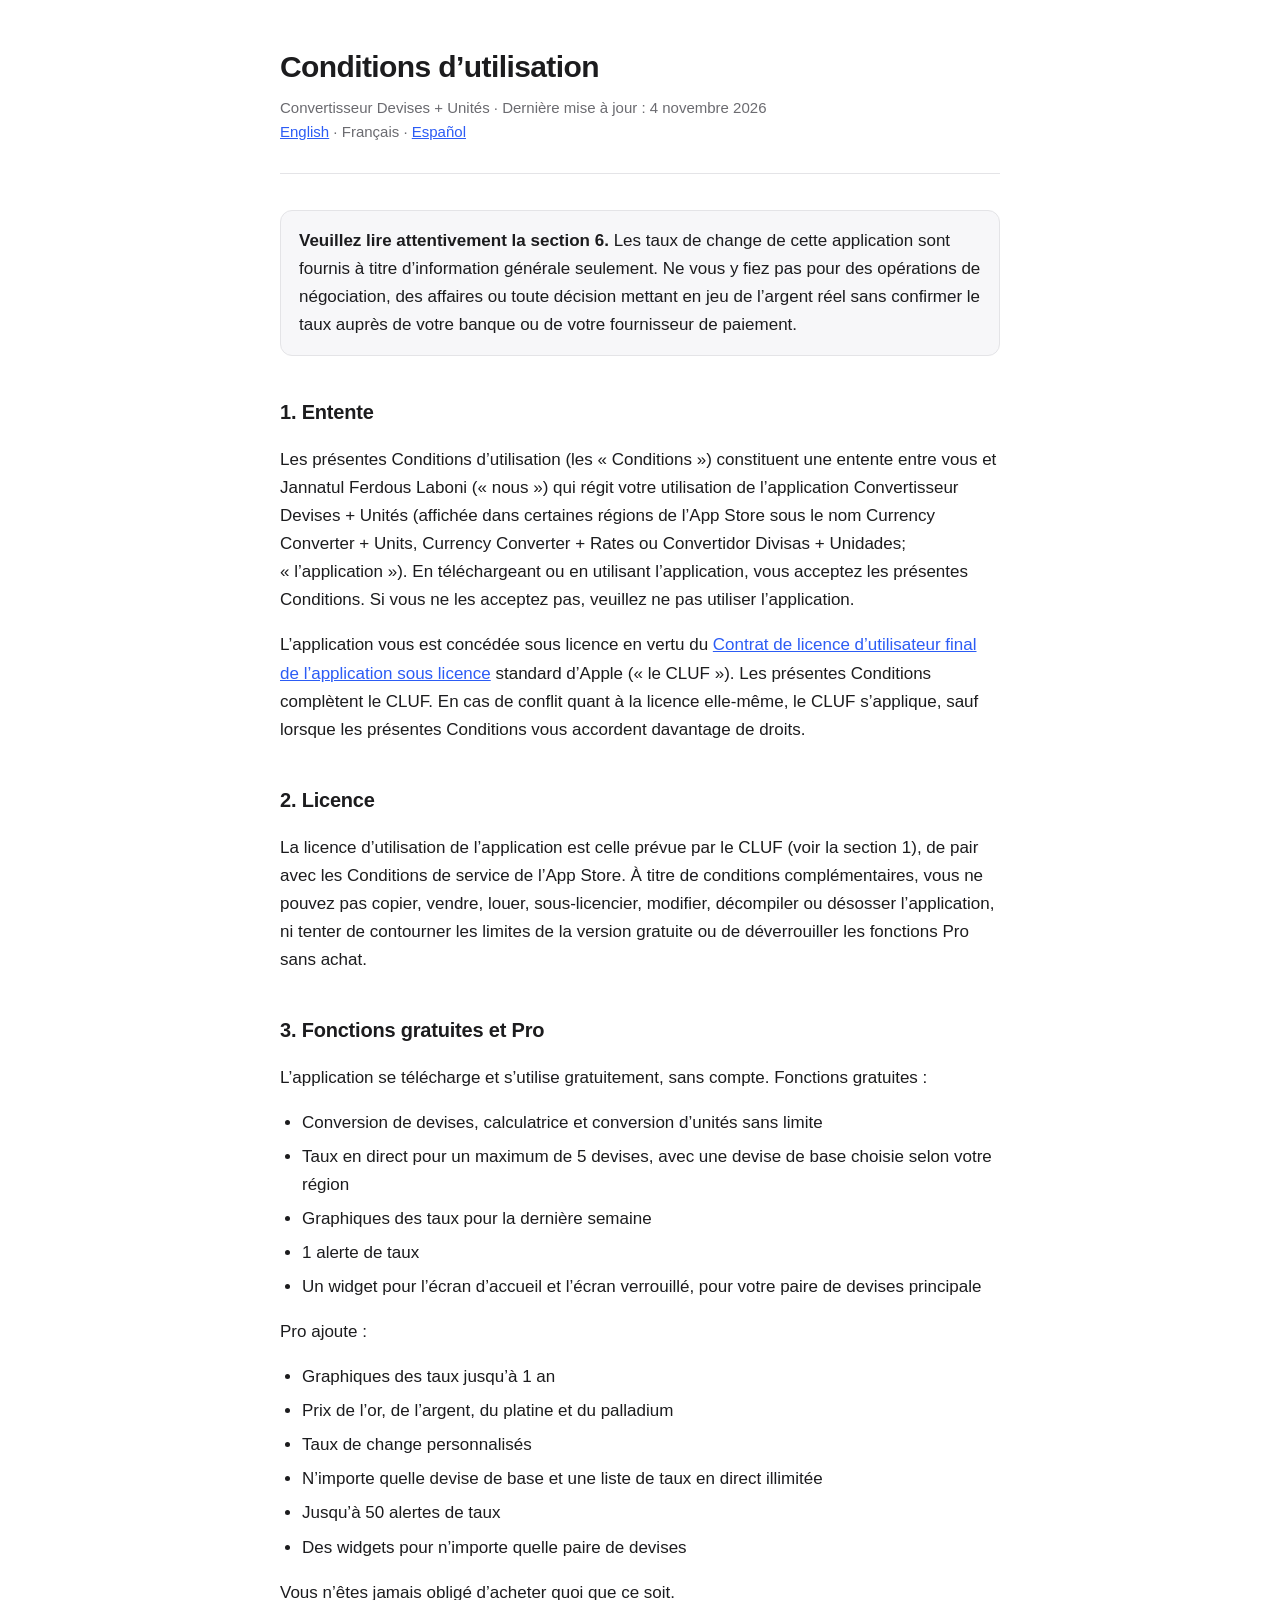
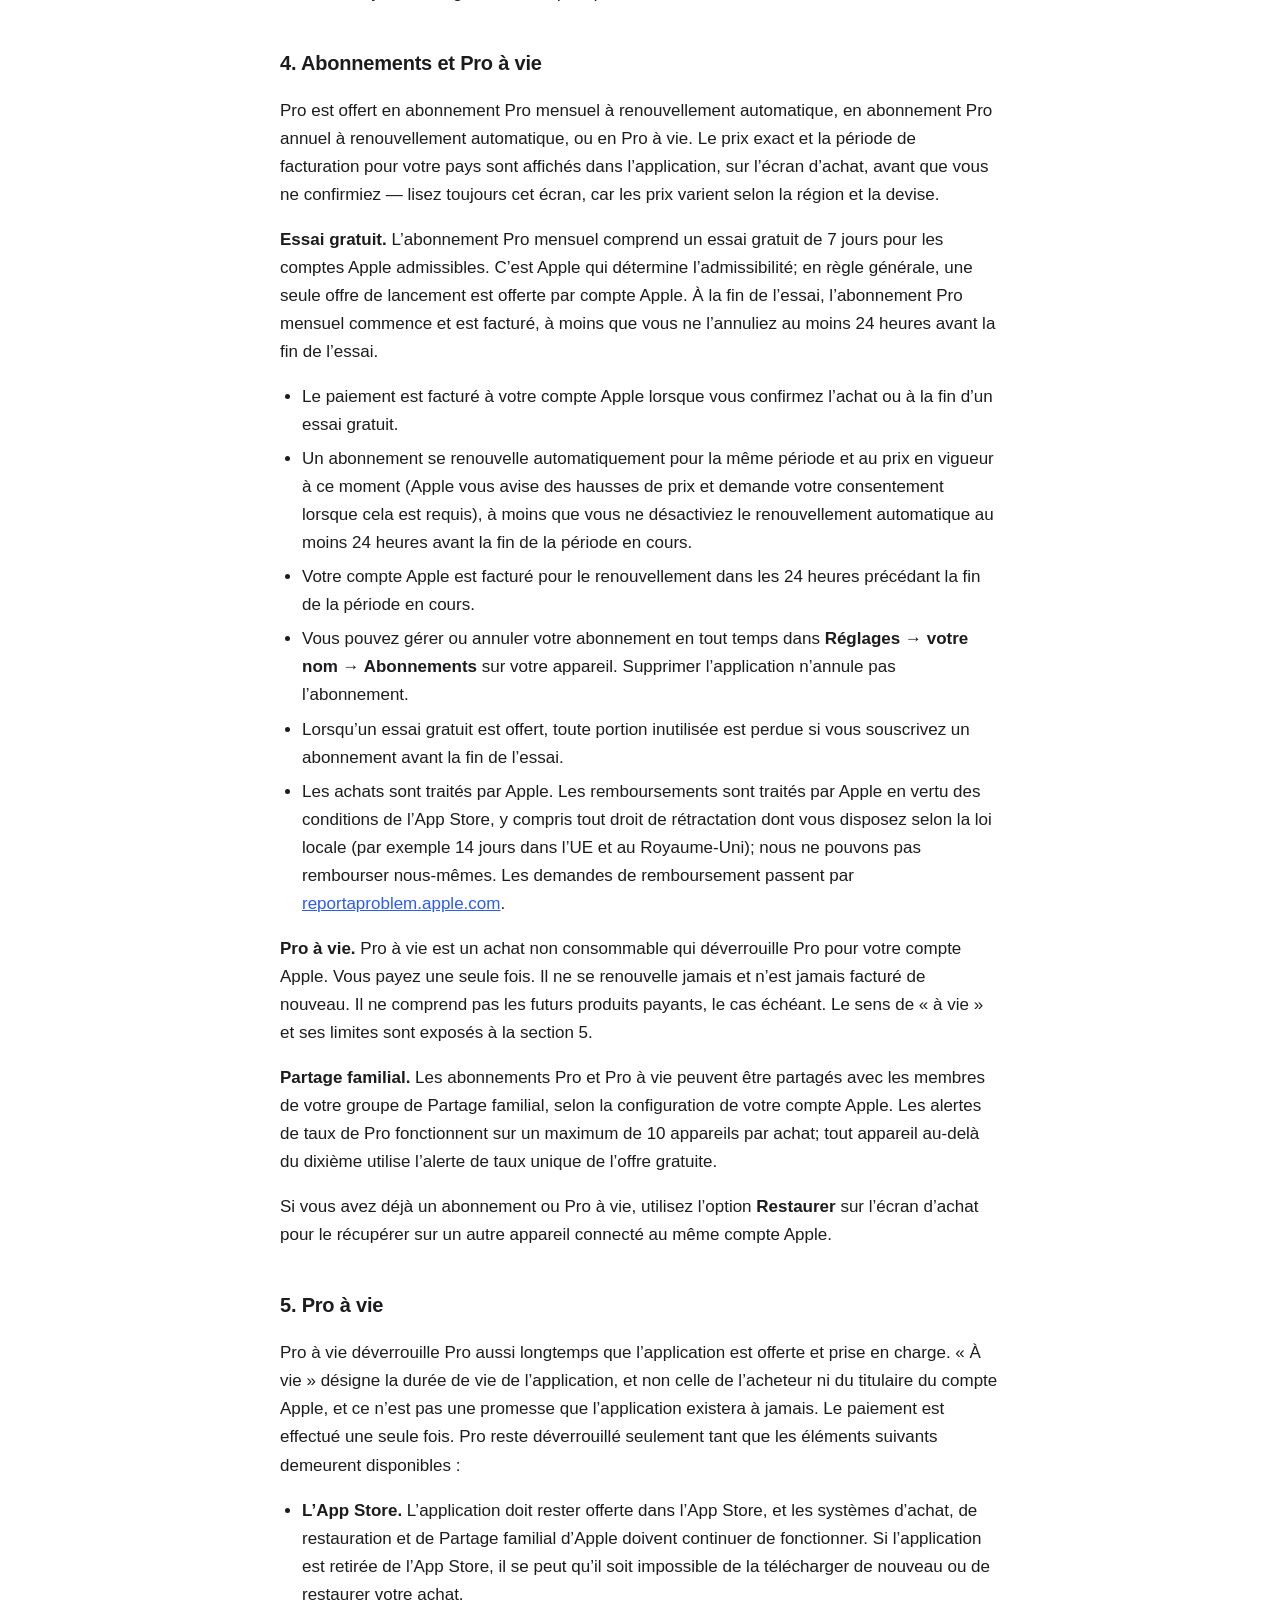
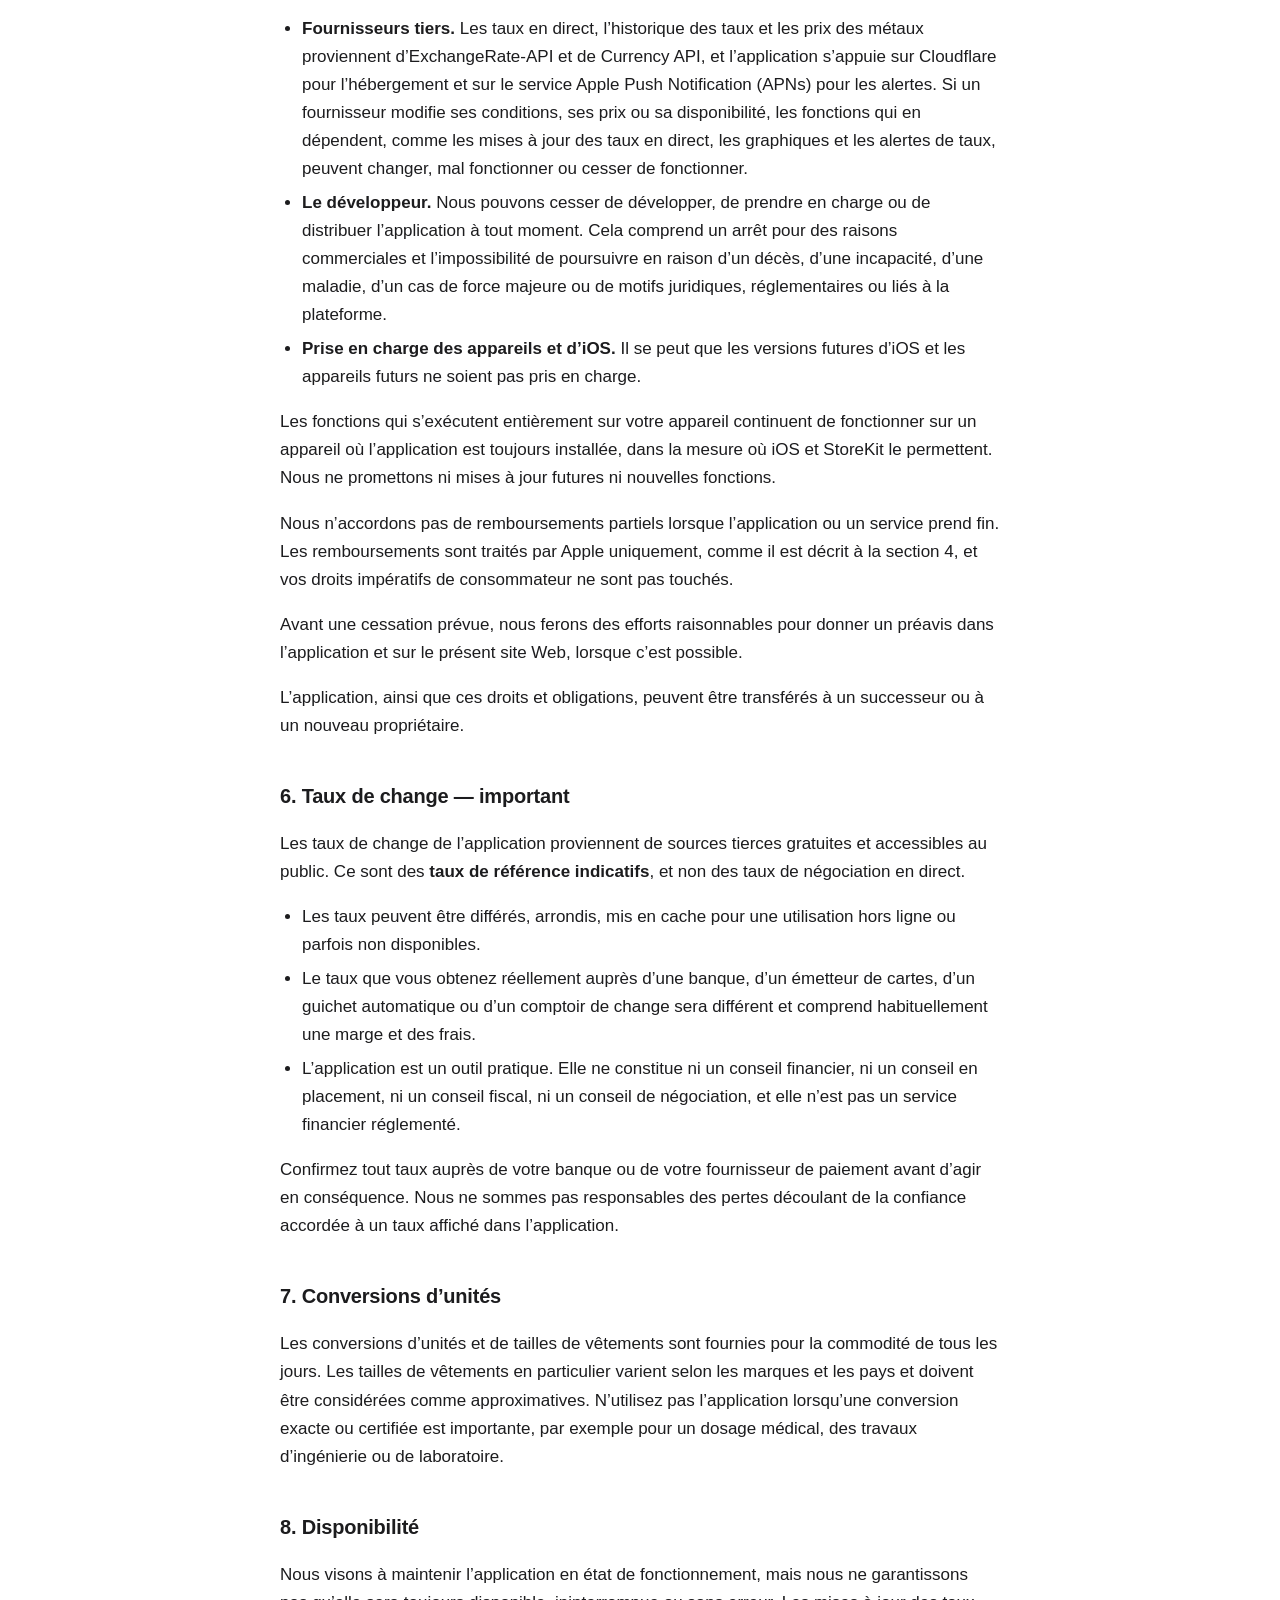
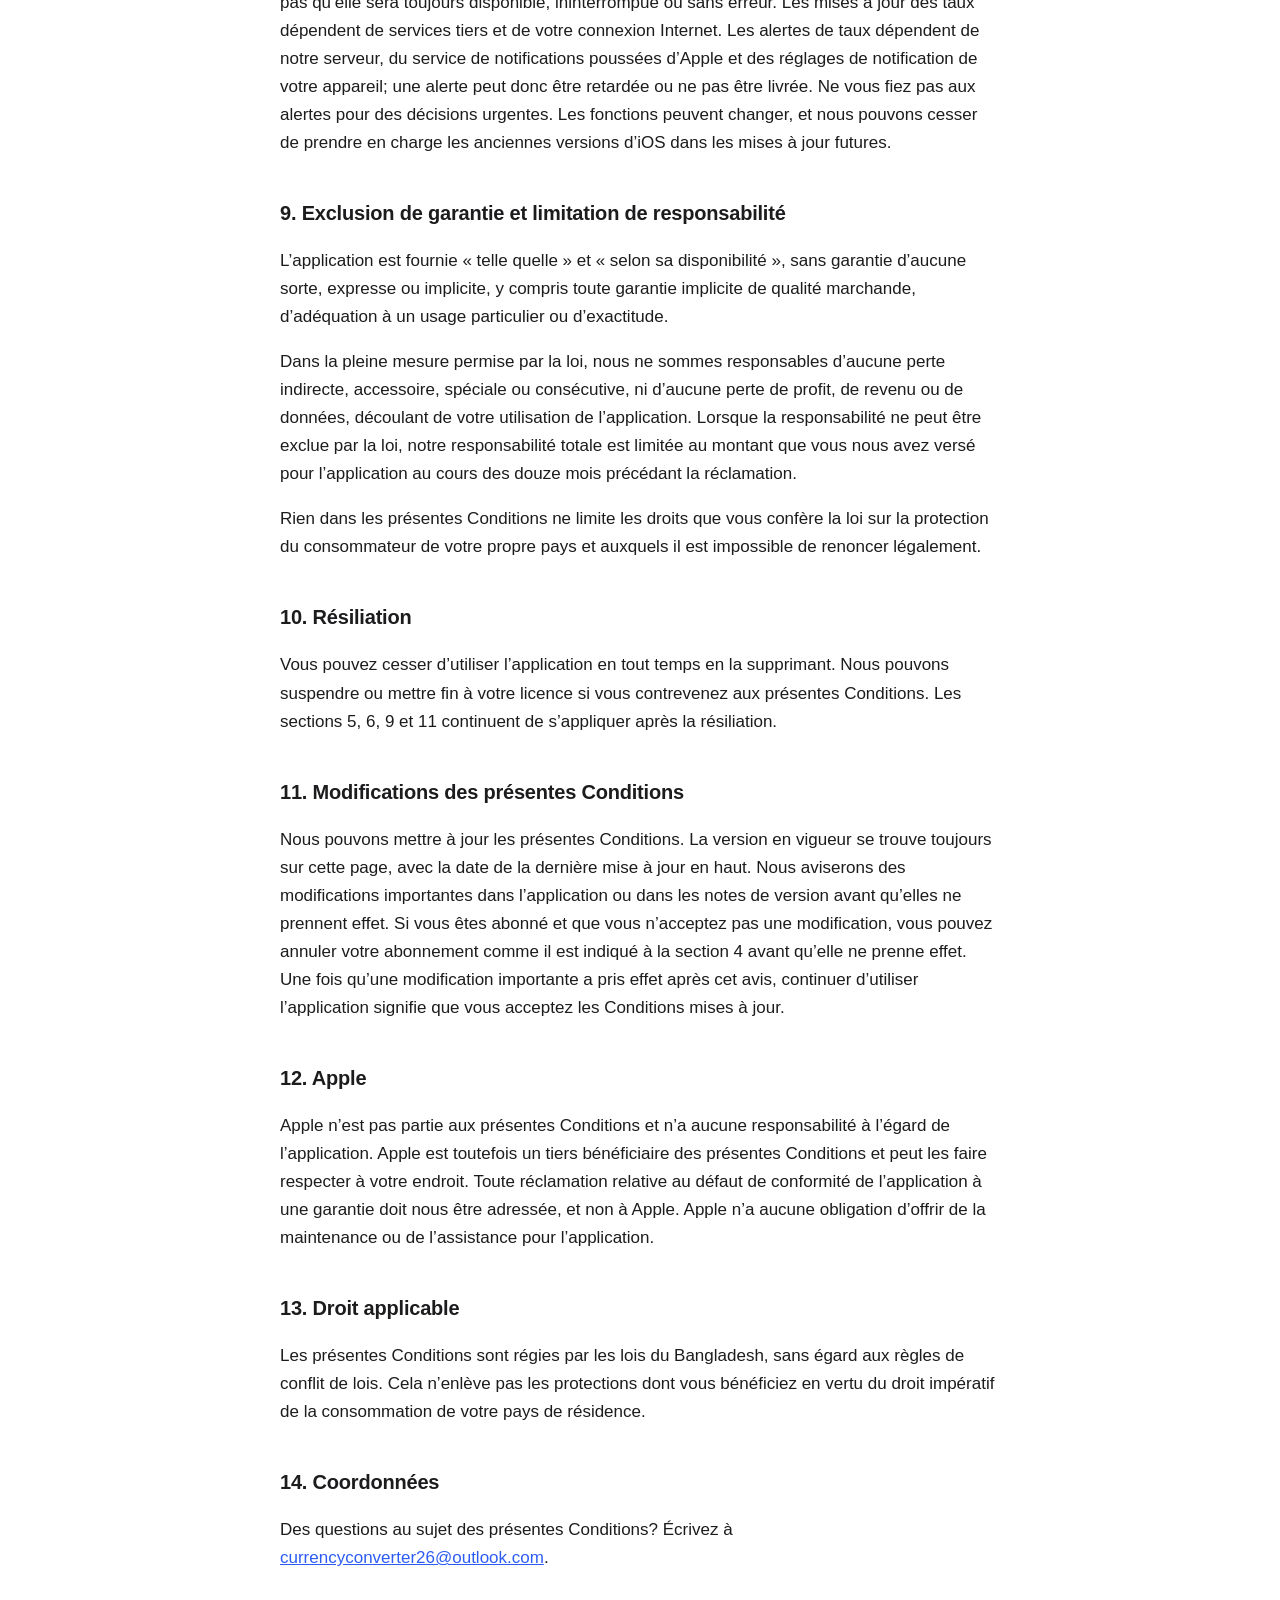
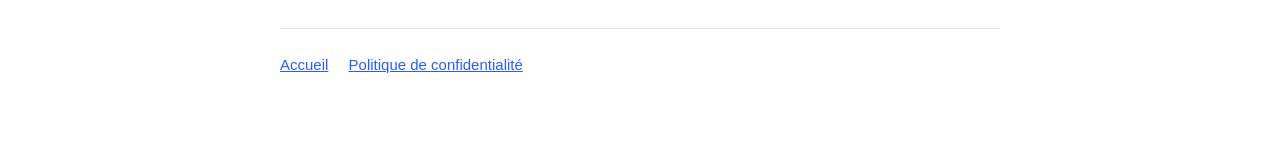
<file: fr/terms.html>
<!doctype html>
<html lang="fr-CA">
<head>
<meta charset="utf-8">
<meta name="viewport" content="width=device-width, initial-scale=1">
<title>Conditions d’utilisation — Convertisseur Devises + Unités</title>
<link rel="stylesheet" href="../style.css">
</head>
<body>
<main>

<header>
  <h1>Conditions d’utilisation</h1>
  <p class="meta">Convertisseur Devises + Unités · Dernière mise à jour&nbsp;: 4 novembre 2026</p>
  <p class="meta"><a href="../terms.html" lang="en" hreflang="en">English</a> · <span lang="fr-CA">Français</span> · <a href="../es/terms.html" lang="es" hreflang="es">Español</a></p>
</header>

<div class="lede">
  <p><strong>Veuillez lire attentivement la section 6.</strong> Les taux de change de cette application sont fournis
  à titre d’information générale seulement. Ne vous y fiez pas pour des opérations de négociation, des affaires
  ou toute décision mettant en jeu de l’argent réel sans confirmer le taux auprès de votre banque ou de votre fournisseur de paiement.</p>
</div>

<h2>1. Entente</h2>
<p>Les présentes Conditions d’utilisation (les «&nbsp;Conditions&nbsp;») constituent une entente entre vous et Jannatul Ferdous Laboni («&nbsp;nous&nbsp;»)
qui régit votre utilisation de l’application Convertisseur Devises + Unités (affichée dans certaines régions de l’App Store sous le nom Currency Converter + Units, Currency Converter + Rates ou Convertidor Divisas + Unidades; «&nbsp;l’application&nbsp;»). En téléchargeant ou en utilisant
l’application, vous acceptez les présentes Conditions. Si vous ne les acceptez pas, veuillez ne pas utiliser l’application.</p>
<p>L’application vous est concédée sous licence en vertu du
<a href="https://www.apple.com/legal/internet-services/itunes/dev/stdeula/" rel="noopener">Contrat de licence d’utilisateur final de l’application sous licence</a>
standard d’Apple («&nbsp;le CLUF&nbsp;»). Les présentes Conditions complètent le CLUF. En cas de conflit quant à la licence elle-même,
le CLUF s’applique, sauf lorsque les présentes Conditions vous accordent davantage de droits.</p>

<h2>2. Licence</h2>
<p>La licence d’utilisation de l’application est celle prévue par le CLUF (voir la section 1), de pair avec les
Conditions de service de l’App Store. À titre de conditions complémentaires, vous ne pouvez pas copier, vendre, louer, sous-licencier, modifier, décompiler
ou désosser l’application, ni tenter de contourner les limites de la version gratuite ou de déverrouiller les fonctions Pro sans
achat.</p>

<h2>3. Fonctions gratuites et Pro</h2>
<p>L’application se télécharge et s’utilise gratuitement, sans compte. Fonctions gratuites&nbsp;:</p>
<ul>
  <li>Conversion de devises, calculatrice et conversion d’unités sans limite</li>
  <li>Taux en direct pour un maximum de 5 devises, avec une devise de base choisie selon votre région</li>
  <li>Graphiques des taux pour la dernière semaine</li>
  <li>1 alerte de taux</li>
  <li>Un widget pour l’écran d’accueil et l’écran verrouillé, pour votre paire de devises principale</li>
</ul>
<p>Pro ajoute&nbsp;:</p>
<ul>
  <li>Graphiques des taux jusqu’à 1 an</li>
  <li>Prix de l’or, de l’argent, du platine et du palladium</li>
  <li>Taux de change personnalisés</li>
  <li>N’importe quelle devise de base et une liste de taux en direct illimitée</li>
  <li>Jusqu’à 50 alertes de taux</li>
  <li>Des widgets pour n’importe quelle paire de devises</li>
</ul>
<p>Vous n’êtes jamais obligé d’acheter quoi que ce soit.</p>

<h2>4. Abonnements et Pro à vie</h2>
<p>Pro est offert en abonnement Pro mensuel à renouvellement automatique, en abonnement Pro annuel à renouvellement automatique, ou en
Pro à vie. Le prix exact et la période de facturation pour votre pays sont affichés dans l’application,
sur l’écran d’achat, avant que vous ne confirmiez — lisez toujours cet écran, car les prix varient selon la région et la devise.</p>
<p><strong>Essai gratuit.</strong> L’abonnement Pro mensuel comprend un essai gratuit de 7 jours pour les comptes Apple
admissibles. C’est Apple qui détermine l’admissibilité; en règle générale, une seule offre de lancement est offerte par compte Apple. À la fin
de l’essai, l’abonnement Pro mensuel commence et est facturé, à moins que vous ne l’annuliez au moins 24 heures avant la fin
de l’essai.</p>
<ul>
  <li>Le paiement est facturé à votre compte Apple lorsque vous confirmez l’achat ou à la fin d’un essai gratuit.</li>
  <li>Un abonnement se renouvelle automatiquement pour la même période et au prix en vigueur à ce moment (Apple vous avise des hausses de prix et demande votre consentement lorsque cela est requis), à moins que vous ne désactiviez
      le renouvellement automatique au moins 24 heures avant la fin de la période en cours.</li>
  <li>Votre compte Apple est facturé pour le renouvellement dans les 24 heures précédant la fin de la période en cours.</li>
  <li>Vous pouvez gérer ou annuler votre abonnement en tout temps dans
      <strong>Réglages → votre nom → Abonnements</strong> sur votre appareil. Supprimer l’application n’annule
      pas l’abonnement.</li>
  <li>Lorsqu’un essai gratuit est offert, toute portion inutilisée est perdue si vous souscrivez un abonnement avant
      la fin de l’essai.</li>
  <li>Les achats sont traités par Apple. Les remboursements sont traités par Apple en vertu des
      conditions de l’App Store, y compris tout droit de rétractation dont vous disposez selon la loi locale (par exemple 14 jours dans l’UE et au Royaume-Uni); nous ne pouvons pas rembourser nous-mêmes. Les demandes de remboursement passent par
      <a href="https://reportaproblem.apple.com" rel="noopener">reportaproblem.apple.com</a>.</li>
</ul>
<p><strong>Pro à vie.</strong> Pro à vie est un achat non consommable qui déverrouille Pro pour votre
compte Apple. Vous payez une seule fois. Il ne se renouvelle jamais et n’est jamais facturé de nouveau. Il ne comprend pas les futurs produits
payants, le cas échéant. Le sens de «&nbsp;à vie&nbsp;» et ses limites sont exposés à la section 5.</p>
<p><strong>Partage familial.</strong> Les abonnements Pro et Pro à vie peuvent être partagés avec les membres
de votre groupe de Partage familial, selon la configuration de votre compte Apple. Les alertes de taux de Pro fonctionnent sur un maximum de 10 appareils par achat; tout appareil au-delà du dixième utilise l’alerte de taux unique de l’offre gratuite.</p>
<p>Si vous avez déjà un abonnement ou Pro à vie, utilisez l’option <strong>Restaurer</strong> sur
l’écran d’achat pour le récupérer sur un autre appareil connecté au même compte Apple.</p>

<h2>5. Pro à vie</h2>
<p>Pro à vie déverrouille Pro aussi longtemps que l’application est offerte et prise en charge. «&nbsp;À vie&nbsp;» désigne la durée de vie
de l’application, et non celle de l’acheteur ni du titulaire du compte Apple, et ce n’est pas une promesse que l’application
existera à jamais. Le paiement est effectué une seule fois. Pro reste déverrouillé seulement tant que les éléments suivants demeurent
disponibles&nbsp;:</p>
<ul>
  <li><strong>L’App Store.</strong> L’application doit rester offerte dans l’App Store, et les systèmes d’achat,
      de restauration et de Partage familial d’Apple doivent continuer de fonctionner. Si l’application est retirée de l’App Store,
      il se peut qu’il soit impossible de la télécharger de nouveau ou de restaurer votre achat.</li>
  <li><strong>Fournisseurs tiers.</strong> Les taux en direct, l’historique des taux et les prix des métaux proviennent
      d’ExchangeRate-API et de Currency API, et l’application s’appuie sur Cloudflare pour l’hébergement et sur le service Apple Push
      Notification (APNs) pour les alertes. Si un fournisseur modifie ses conditions, ses prix ou sa disponibilité, les
      fonctions qui en dépendent, comme les mises à jour des taux en direct, les graphiques et les alertes de taux, peuvent changer, mal fonctionner
      ou cesser de fonctionner.</li>
  <li><strong>Le développeur.</strong> Nous pouvons cesser de développer, de prendre en charge ou de distribuer l’application à tout
      moment. Cela comprend un arrêt pour des raisons commerciales et l’impossibilité de poursuivre en raison d’un décès,
      d’une incapacité, d’une maladie, d’un cas de force majeure ou de motifs juridiques, réglementaires ou liés à la plateforme.</li>
  <li><strong>Prise en charge des appareils et d’iOS.</strong> Il se peut que les versions futures d’iOS et les appareils futurs ne soient pas
      pris en charge.</li>
</ul>
<p>Les fonctions qui s’exécutent entièrement sur votre appareil continuent de fonctionner sur un appareil où l’application est toujours installée, dans
la mesure où iOS et StoreKit le permettent. Nous ne promettons ni mises à jour futures ni nouvelles fonctions.</p>
<p>Nous n’accordons pas de remboursements partiels lorsque l’application ou un service prend fin. Les remboursements sont traités par Apple uniquement, comme
il est décrit à la section 4, et vos droits impératifs de consommateur ne sont pas touchés.</p>
<p>Avant une cessation prévue, nous ferons des efforts raisonnables pour donner un préavis dans l’application et sur le présent
site Web, lorsque c’est possible.</p>
<p>L’application, ainsi que ces droits et obligations, peuvent être transférés à un successeur ou à un nouveau propriétaire.</p>

<h2>6. Taux de change — important</h2>
<p>Les taux de change de l’application proviennent de sources tierces gratuites et accessibles au public. Ce sont des
<strong>taux de référence indicatifs</strong>, et non des taux de négociation en direct.</p>
<ul>
  <li>Les taux peuvent être différés, arrondis, mis en cache pour une utilisation hors ligne ou parfois non disponibles.</li>
  <li>Le taux que vous obtenez réellement auprès d’une banque, d’un émetteur de cartes, d’un guichet automatique ou d’un comptoir de change sera différent et
      comprend habituellement une marge et des frais.</li>
  <li>L’application est un outil pratique. Elle ne constitue ni un conseil financier, ni un conseil en placement, ni un conseil fiscal, ni un conseil de négociation, et elle n’est
      pas un service financier réglementé.</li>
</ul>
<p>Confirmez tout taux auprès de votre banque ou de votre fournisseur de paiement avant d’agir en conséquence. Nous ne sommes pas responsables des
pertes découlant de la confiance accordée à un taux affiché dans l’application.</p>

<h2>7. Conversions d’unités</h2>
<p>Les conversions d’unités et de tailles de vêtements sont fournies pour la commodité de tous les jours. Les tailles de vêtements
en particulier varient selon les marques et les pays et doivent être considérées comme approximatives. N’utilisez pas l’application
lorsqu’une conversion exacte ou certifiée est importante, par exemple pour un dosage médical, des travaux d’ingénierie ou de laboratoire.</p>

<h2>8. Disponibilité</h2>
<p>Nous visons à maintenir l’application en état de fonctionnement, mais nous ne garantissons pas qu’elle sera toujours disponible, ininterrompue ou
sans erreur. Les mises à jour des taux dépendent de services tiers et de votre connexion Internet. Les alertes de taux dépendent de notre serveur, du service de notifications poussées d’Apple et des réglages de notification de votre appareil; une alerte peut donc être retardée ou ne pas être livrée. Ne vous fiez pas aux alertes pour des décisions urgentes. Les fonctions peuvent
changer, et nous pouvons cesser de prendre en charge les anciennes versions d’iOS dans les mises à jour futures.</p>

<h2>9. Exclusion de garantie et limitation de responsabilité</h2>
<p>L’application est fournie «&nbsp;telle quelle&nbsp;» et «&nbsp;selon sa disponibilité&nbsp;», sans garantie d’aucune sorte, expresse ou
implicite, y compris toute garantie implicite de qualité marchande, d’adéquation à un usage particulier ou d’exactitude.</p>
<p>Dans la pleine mesure permise par la loi, nous ne sommes responsables d’aucune perte indirecte, accessoire, spéciale ou
consécutive, ni d’aucune perte de profit, de revenu ou de données, découlant de votre utilisation de l’application. Lorsque
la responsabilité ne peut être exclue par la loi, notre responsabilité totale est limitée au montant que vous nous avez versé pour l’application
au cours des douze mois précédant la réclamation.</p>
<p>Rien dans les présentes Conditions ne limite les droits que vous confère la loi sur la protection du consommateur de votre propre
pays et auxquels il est impossible de renoncer légalement.</p>

<h2>10. Résiliation</h2>
<p>Vous pouvez cesser d’utiliser l’application en tout temps en la supprimant. Nous pouvons suspendre ou mettre fin à votre licence si vous
contrevenez aux présentes Conditions. Les sections 5, 6, 9 et 11 continuent de s’appliquer après la résiliation.</p>

<h2>11. Modifications des présentes Conditions</h2>
<p>Nous pouvons mettre à jour les présentes Conditions. La version en vigueur se trouve toujours sur cette page, avec la date de la dernière
mise à jour en haut. Nous aviserons des modifications importantes dans l’application ou dans les notes de version avant qu’elles ne prennent effet. Si vous êtes abonné et que vous n’acceptez pas une modification, vous pouvez annuler votre abonnement comme il est indiqué à la section 4 avant qu’elle ne prenne effet. Une fois qu’une modification importante a pris effet après cet avis, continuer d’utiliser l’application signifie que vous acceptez les Conditions mises à jour.</p>

<h2>12. Apple</h2>
<p>Apple n’est pas partie aux présentes Conditions et n’a aucune responsabilité à l’égard de l’application. Apple est toutefois un
tiers bénéficiaire des présentes Conditions et peut les faire respecter à votre endroit. Toute réclamation relative au
défaut de conformité de l’application à une garantie doit nous être adressée, et non à Apple. Apple n’a aucune obligation
d’offrir de la maintenance ou de l’assistance pour l’application.</p>

<h2>13. Droit applicable</h2>
<p>Les présentes Conditions sont régies par les lois du Bangladesh, sans égard aux règles de conflit de lois. Cela
n’enlève pas les protections dont vous bénéficiez en vertu du droit impératif de la consommation de votre pays de
résidence.</p>

<h2>14. Coordonnées</h2>
<p>Des questions au sujet des présentes Conditions? Écrivez à
<a href="mailto:currencyconverter26@outlook.com">currencyconverter26@outlook.com</a>.</p>

<footer>
  <a href="index.html">Accueil</a>
  <a href="privacy.html">Politique de confidentialité</a>
</footer>

</main>
</body>
</html>
</file>
<file: style.css>
:root {
  --bg: #ffffff;
  --fg: #1c1c1e;
  --muted: #6b6b70;
  --rule: #e4e4e7;
  --accent: #2c5cf5;
  --card: #f7f7f9;
}

@media (prefers-color-scheme: dark) {
  :root {
    --bg: #101012;
    --fg: #ececf0;
    --muted: #9a9aa2;
    --rule: #2a2a2f;
    --accent: #7b9cff;
    --card: #18181c;
  }
}

* { box-sizing: border-box; }

body {
  margin: 0;
  padding: 0 20px 80px;
  background: var(--bg);
  color: var(--fg);
  font: 17px/1.65 -apple-system, BlinkMacSystemFont, "Segoe UI", Roboto, sans-serif;
  -webkit-text-size-adjust: 100%;
}

main { max-width: 720px; margin: 0 auto; }

header {
  padding: 48px 0 28px;
  border-bottom: 1px solid var(--rule);
  margin-bottom: 36px;
}

h1 { font-size: 30px; line-height: 1.25; margin: 0 0 10px; letter-spacing: -0.02em; }

h2 {
  font-size: 20px;
  margin: 40px 0 12px;
  letter-spacing: -0.01em;
  scroll-margin-top: 20px;
}

h3 { font-size: 17px; margin: 26px 0 8px; }

p, li { color: var(--fg); }

.meta { color: var(--muted); font-size: 15px; margin: 0; }

.lede {
  background: var(--card);
  border: 1px solid var(--rule);
  border-radius: 12px;
  padding: 16px 18px;
  margin: 0 0 8px;
}

.lede p { margin: 0; }

ul { padding-left: 22px; }
li { margin: 6px 0; }

a { color: var(--accent); }

code {
  background: var(--card);
  border: 1px solid var(--rule);
  border-radius: 5px;
  padding: 1px 5px;
  font-size: 0.9em;
}

table {
  width: 100%;
  border-collapse: collapse;
  margin: 16px 0;
  font-size: 15px;
}

th, td {
  text-align: left;
  padding: 10px 12px;
  border-bottom: 1px solid var(--rule);
  vertical-align: top;
}

th { font-weight: 600; color: var(--muted); font-size: 13px; text-transform: uppercase; letter-spacing: 0.04em; }

footer {
  margin-top: 56px;
  padding-top: 24px;
  border-top: 1px solid var(--rule);
  color: var(--muted);
  font-size: 15px;
}

footer a { margin-right: 16px; }
</file>
